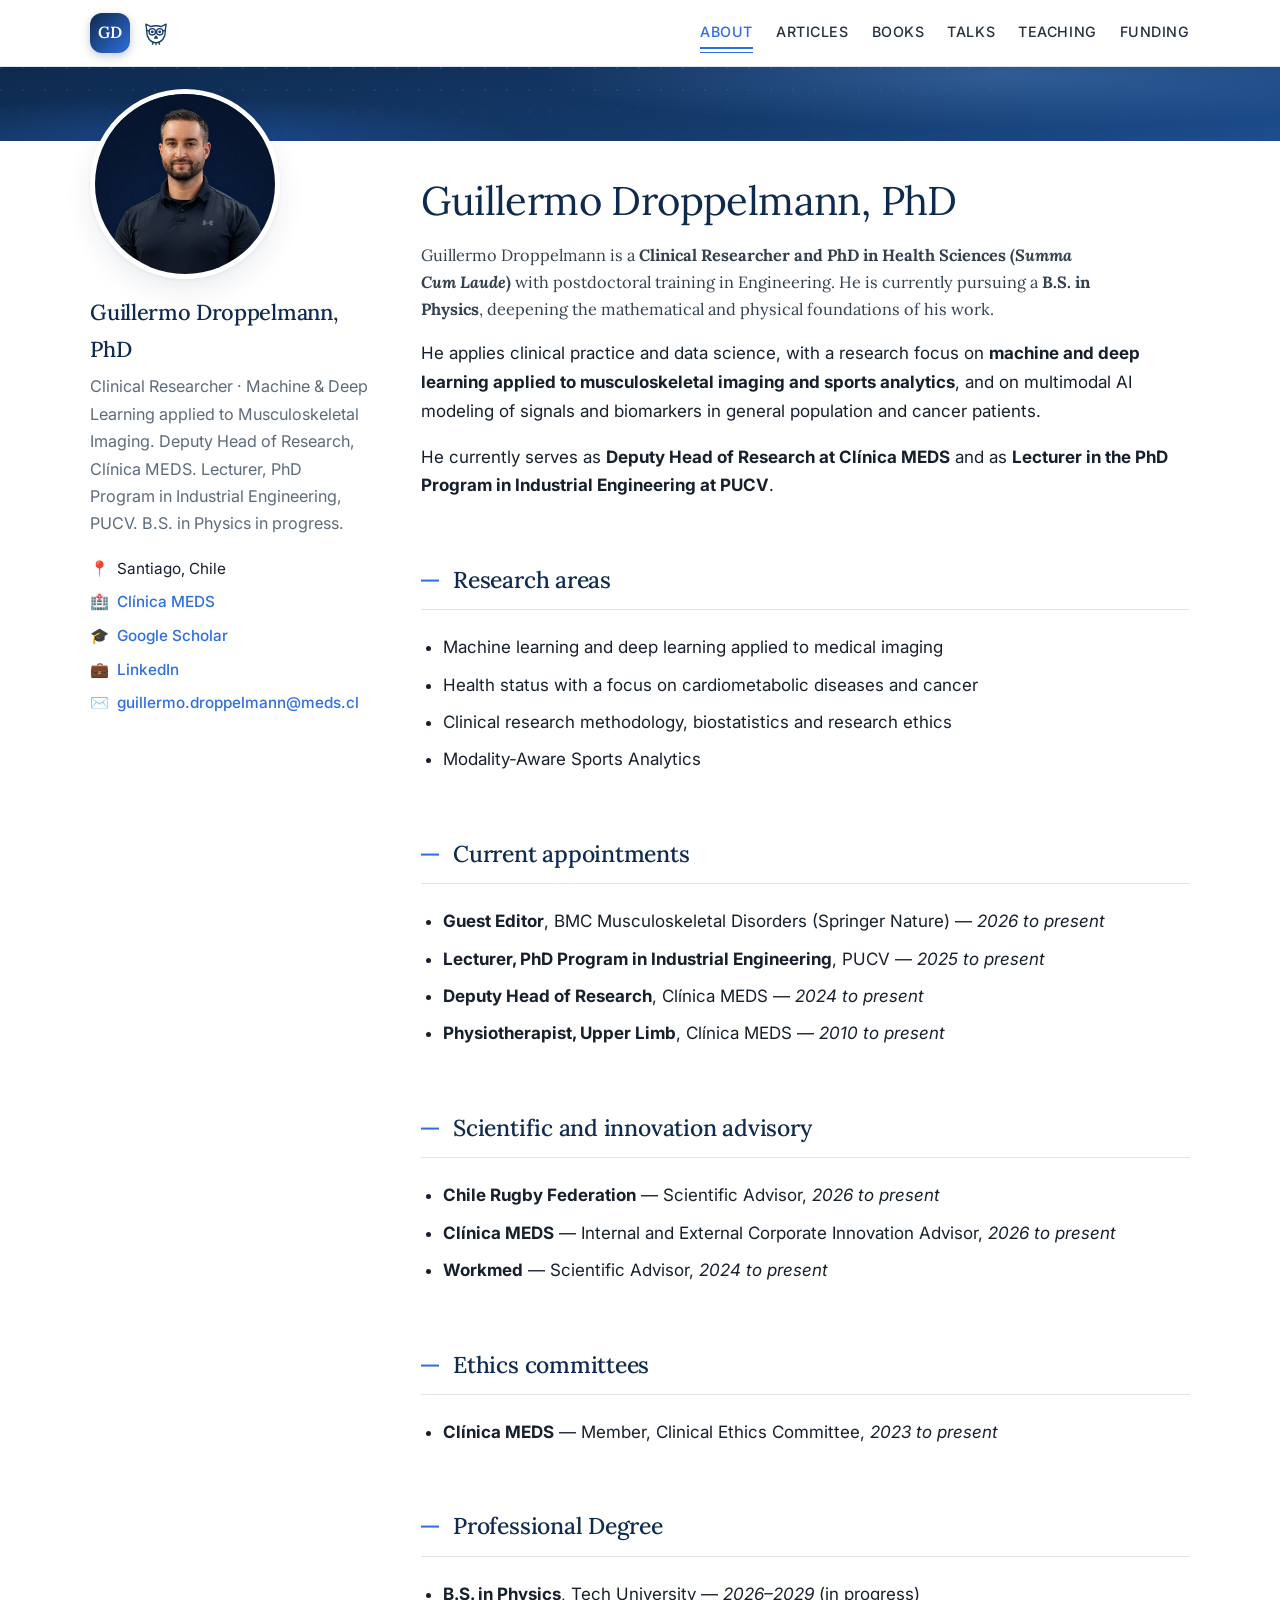
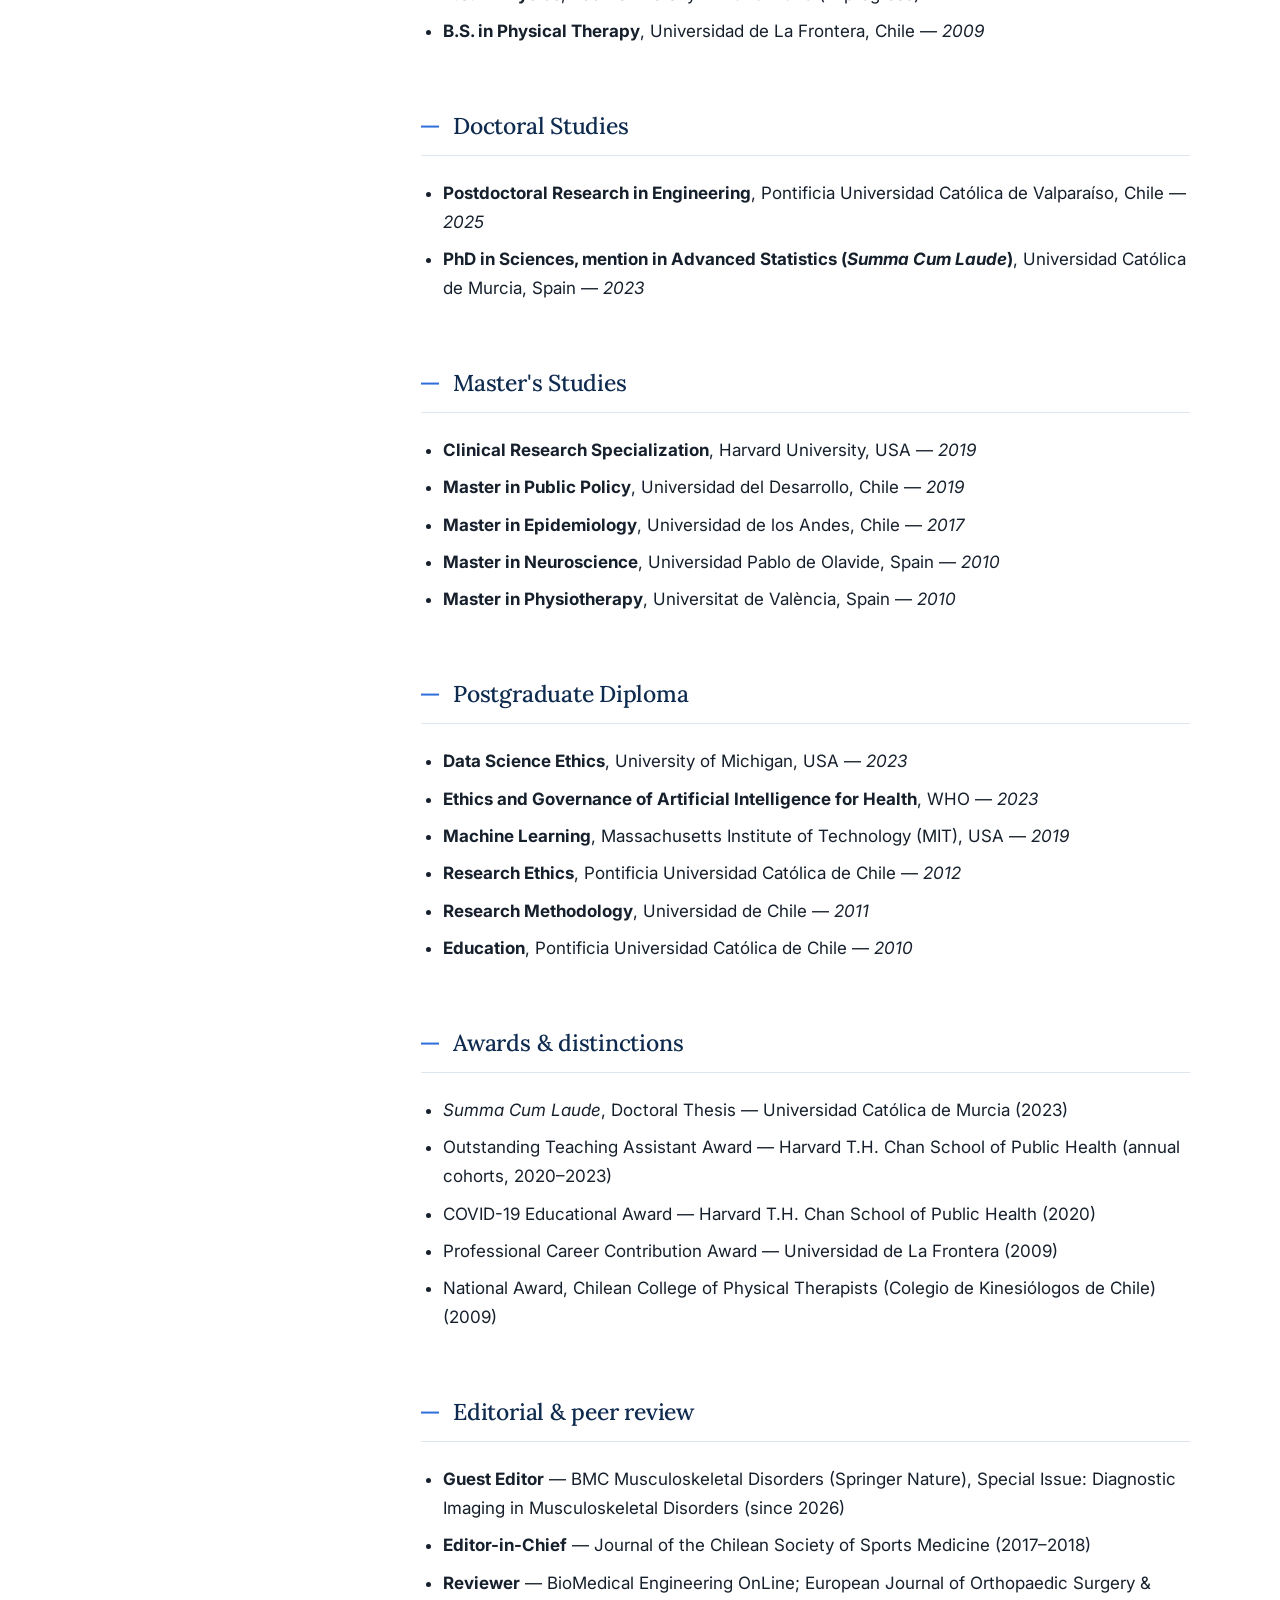
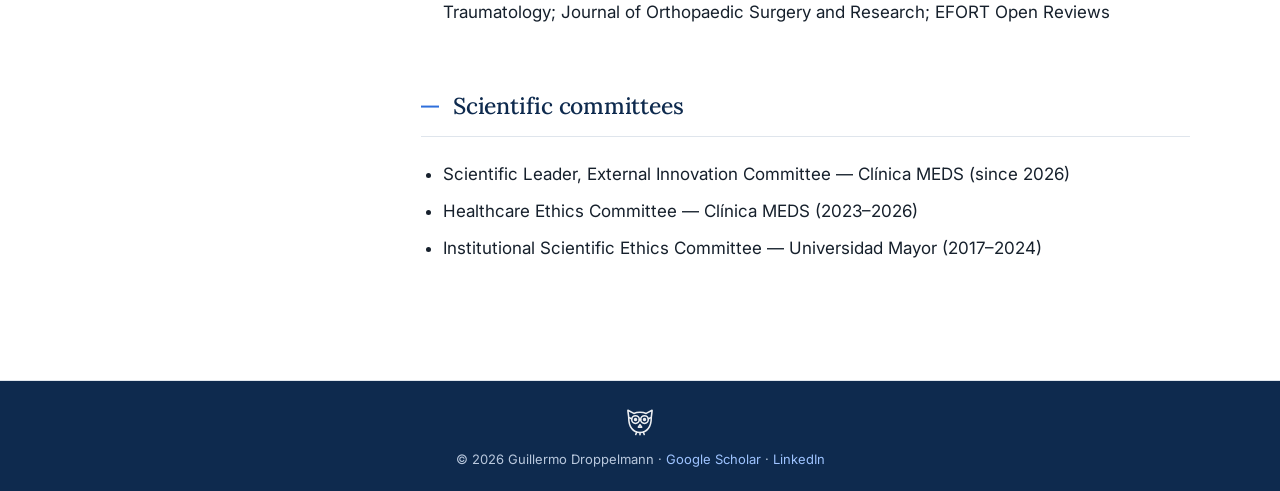
<file: index.html>
<!DOCTYPE html>
<html lang="en">
<head>
<meta charset="utf-8">
<meta name="viewport" content="width=device-width, initial-scale=1.0">
<title>Guillermo Droppelmann, PhD</title>
<meta name="description" content="Clinical Researcher and PhD in Health Sciences. Machine and deep learning applied to musculoskeletal imaging. Deputy Head of Research, Clínica MEDS; Lecturer, PUCV.">
<meta name="author" content="Guillermo Droppelmann">
<meta property="og:title" content="Guillermo Droppelmann, PhD">
<meta property="og:description" content="Clinical Researcher and PhD in Health Sciences. Machine and deep learning applied to musculoskeletal imaging. Deputy Head of Research, Clínica MEDS; Lecturer, PUCV.">
<meta property="og:type" content="profile">
<meta property="og:url" content="https://guillermodroppelmann.github.io/">
<link rel="canonical" href="https://guillermodroppelmann.github.io/">
<meta property="og:image" content="https://guillermodroppelmann.github.io/images/profile.jpg">
<link rel="stylesheet" href="assets/style.css">
<script type="application/ld+json">
{
 "@context":"https://schema.org","@type":"Person",
 "name":"Guillermo Droppelmann",
 "honorificSuffix":"PhD",
 "jobTitle":"Clinical Researcher, Deputy Head of Research",
 "worksFor":{"@type":"Organization","name":"Clínica MEDS"},
 "affiliation":{"@type":"Organization","name":"Pontificia Universidad Católica de Valparaíso"},
 "email":"mailto:guillermo.droppelmann@meds.cl",
 "url":"https://guillermodroppelmann.github.io/",
 "image":"https://guillermodroppelmann.github.io/images/profile.jpg",
 "sameAs":["https://scholar.google.com/citations?user=iH3HgpwAAAAJ&hl=en","https://www.linkedin.com/in/guillermo-droppelmann-3b06b7385/","https://www.meds.cl/especialistas/guillermo-droppelmann/"],
 "knowsAbout":["Machine Learning","Deep Learning","Medical Imaging","Musculoskeletal Diagnostics","Clinical Research","Artificial Intelligence in Health"]
}
</script>
</head>
<body>
<header class="masthead">
  <div class="masthead-inner">
    <span class="brand"><a class="site-title" href="index.html" aria-label="Home">GD</a><svg class="owl owl-header" viewBox="0 0 64 64" fill="none" stroke="currentColor" stroke-width="2.8" stroke-linecap="round" stroke-linejoin="round" aria-hidden="true"><path d="M12 27c0-5-1.5-9.5-1.5-14L21 18.5C24.5 17 28 16.5 32 16.5s7.5.5 11 2L53.5 13C53.5 17.5 52 22 52 27c0 15-7.5 25.5-20 25.5S12 42 12 27z"/><circle cx="24" cy="29.5" r="6.8"/><circle cx="40" cy="29.5" r="6.8"/><path d="M30.8 29.5h2.4"/><path d="M17.2 28l-4.2-1.8M46.8 28l4.2-1.8"/><circle cx="24" cy="29.5" r="1.7" fill="currentColor"/><circle cx="40" cy="29.5" r="1.7" fill="currentColor"/><path d="M32 38.5l-3 4.5h6z"/><path d="M26 52l-1.5 4M32 52.5v4M38 52l1.5 4"/></svg></span>
    <nav>
      <a href="index.html" class="active">About</a>
      <a href="publications.html">Articles</a>
      <a href="books.html">Books</a>
      <a href="talks.html">Talks</a>
      <a href="teaching.html">Teaching</a>
      <a href="advisory.html">Funding</a>
    </nav>
  </div>
</header>
<div class="hero-band"></div>
<div class="layout">
<aside class="sidebar">
  <img src="images/profile.jpg" alt="Guillermo Droppelmann, PhD" class="avatar"
       onerror="this.style.display='none';document.getElementById('avatar-fallback').style.display='flex';">
  <div id="avatar-fallback" class="avatar-fallback" style="display:none;">GD</div>
  <h2 class="author-name">Guillermo Droppelmann, PhD</h2>
  <p class="author-bio">Clinical Researcher · Machine &amp; Deep Learning applied to Musculoskeletal Imaging. Deputy Head of Research, Clínica MEDS. Lecturer, PhD Program in Industrial Engineering, PUCV. B.S. in Physics in progress.</p>
  <ul class="author-links">
    <li>📍 <span>Santiago, Chile</span></li>
    <li>🏥 <a href="https://www.meds.cl/especialistas/guillermo-droppelmann/" target="_blank" rel="noopener">Clínica MEDS</a></li>
    <li>🎓 <a href="https://scholar.google.com/citations?user=iH3HgpwAAAAJ&hl=en" target="_blank" rel="noopener">Google Scholar</a></li>
    <li>💼 <a href="https://www.linkedin.com/in/guillermo-droppelmann-3b06b7385/" target="_blank" rel="noopener">LinkedIn</a></li>
    <li>✉️ <a href="mailto:guillermo.droppelmann@meds.cl">guillermo.droppelmann@meds.cl</a></li>
  </ul>
</aside>
<main class="content">

<h1>Guillermo Droppelmann, PhD</h1>
<p class="lead">Guillermo Droppelmann is a <strong>Clinical Researcher and PhD in Health Sciences (<em>Summa Cum Laude</em>)</strong> with postdoctoral training in Engineering. He is currently pursuing a
<strong>B.S. in Physics</strong>, deepening the mathematical and physical foundations of his work.</p>
<p>He applies clinical practice and data science, with a research focus on
<strong>machine and deep learning applied to musculoskeletal imaging and sports analytics</strong>, and on multimodal
AI modeling of signals and biomarkers in general population and cancer patients.</p>
<p>He currently serves as <strong>Deputy Head of Research at Clínica MEDS</strong> and as
<strong>Lecturer in the PhD Program in Industrial Engineering at PUCV</strong>.</p>

<h2>Research areas</h2>

<ul>
<li>Machine learning and deep learning applied to medical imaging</li>
<li>Health status with a focus on cardiometabolic diseases and cancer</li>
<li>Clinical research methodology, biostatistics and research ethics</li>
<li>Modality-Aware Sports Analytics</li>
</ul>

<h2>Current appointments</h2>

<ul>
<li><strong>Guest Editor</strong>, BMC Musculoskeletal Disorders (Springer Nature) — <em>2026 to present</em></li>
<li><strong>Lecturer, PhD Program in Industrial Engineering</strong>, PUCV — <em>2025 to present</em></li>
<li><strong>Deputy Head of Research</strong>, Clínica MEDS — <em>2024 to present</em></li>
<li><strong>Physiotherapist, Upper Limb</strong>, Clínica MEDS — <em>2010 to present</em></li>
</ul>


<h2>Scientific and innovation advisory</h2>

<ul>
<li><strong>Chile Rugby Federation</strong> — Scientific Advisor, <em>2026 to present</em></li>
<li><strong>Clínica MEDS</strong> — Internal and External Corporate Innovation Advisor, <em>2026 to present</em></li>
<li><strong>Workmed</strong> — Scientific Advisor, <em>2024 to present</em></li>
</ul>

<h2>Ethics committees</h2>

<ul>
<li><strong>Clínica MEDS</strong> — Member, Clinical Ethics Committee, <em>2023 to present</em></li>
</ul>

<h2>Professional Degree</h2>

<ul>
<li><strong>B.S. in Physics</strong>, Tech University — <em>2026–2029</em> (in progress)</li>
<li><strong>B.S. in Physical Therapy</strong>, Universidad de La Frontera, Chile — <em>2009</em></li>
</ul>

<h2>Doctoral Studies</h2>

<ul>
<li><strong>Postdoctoral Research in Engineering</strong>, Pontificia Universidad Católica de Valparaíso, Chile — <em>2025</em></li>
<li><strong>PhD in Sciences, mention in Advanced Statistics (<em>Summa Cum Laude</em>)</strong>, Universidad Católica de Murcia, Spain — <em>2023</em></li>
</ul>

<h2>Master's Studies</h2>

<ul>
<li><strong>Clinical Research Specialization</strong>, Harvard University, USA — <em>2019</em></li>
<li><strong>Master in Public Policy</strong>, Universidad del Desarrollo, Chile — <em>2019</em></li>
<li><strong>Master in Epidemiology</strong>, Universidad de los Andes, Chile — <em>2017</em></li>
<li><strong>Master in Neuroscience</strong>, Universidad Pablo de Olavide, Spain — <em>2010</em></li>
<li><strong>Master in Physiotherapy</strong>, Universitat de València, Spain — <em>2010</em></li>
</ul>

<h2>Postgraduate Diploma</h2>

<ul>
<li><strong>Data Science Ethics</strong>, University of Michigan, USA — <em>2023</em></li>
<li><strong>Ethics and Governance of Artificial Intelligence for Health</strong>, WHO — <em>2023</em></li>
<li><strong>Machine Learning</strong>, Massachusetts Institute of Technology (MIT), USA — <em>2019</em></li>
<li><strong>Research Ethics</strong>, Pontificia Universidad Católica de Chile — <em>2012</em></li>
<li><strong>Research Methodology</strong>, Universidad de Chile — <em>2011</em></li>
<li><strong>Education</strong>, Pontificia Universidad Católica de Chile — <em>2010</em></li>
</ul>

<h2>Awards &amp; distinctions</h2>

<ul>
<li><em>Summa Cum Laude</em>, Doctoral Thesis — Universidad Católica de Murcia (2023)</li>
<li>Outstanding Teaching Assistant Award — Harvard T.H. Chan School of Public Health (annual cohorts, 2020–2023)</li>
<li>COVID-19 Educational Award — Harvard T.H. Chan School of Public Health (2020)</li>
<li>Professional Career Contribution Award — Universidad de La Frontera (2009)</li>
<li>National Award, Chilean College of Physical Therapists (Colegio de Kinesiólogos de Chile) (2009)</li>
</ul>

<h2>Editorial &amp; peer review</h2>

<ul>
<li><strong>Guest Editor</strong> — BMC Musculoskeletal Disorders (Springer Nature), Special Issue: Diagnostic Imaging in Musculoskeletal Disorders (since 2026)</li>
<li><strong>Editor-in-Chief</strong> — Journal of the Chilean Society of Sports Medicine (2017–2018)</li>
<li><strong>Reviewer</strong> — BioMedical Engineering OnLine; European Journal of Orthopaedic Surgery &amp; Traumatology; Journal of Orthopaedic Surgery and Research; EFORT Open Reviews</li>
</ul>

<h2>Scientific committees</h2>

<ul>
<li>Scientific Leader, External Innovation Committee — Clínica MEDS (since 2026)</li>
<li>Healthcare Ethics Committee — Clínica MEDS (2023–2026)</li>
<li>Institutional Scientific Ethics Committee — Universidad Mayor (2017–2024)</li>
</ul>

</main>
</div>
<footer class="site-footer">
  <div class="footer-owl"><svg class="owl owl-footer" viewBox="0 0 64 64" fill="none" stroke="currentColor" stroke-width="2.8" stroke-linecap="round" stroke-linejoin="round" aria-hidden="true"><path d="M12 27c0-5-1.5-9.5-1.5-14L21 18.5C24.5 17 28 16.5 32 16.5s7.5.5 11 2L53.5 13C53.5 17.5 52 22 52 27c0 15-7.5 25.5-20 25.5S12 42 12 27z"/><circle cx="24" cy="29.5" r="6.8"/><circle cx="40" cy="29.5" r="6.8"/><path d="M30.8 29.5h2.4"/><path d="M17.2 28l-4.2-1.8M46.8 28l4.2-1.8"/><circle cx="24" cy="29.5" r="1.7" fill="currentColor"/><circle cx="40" cy="29.5" r="1.7" fill="currentColor"/><path d="M32 38.5l-3 4.5h6z"/><path d="M26 52l-1.5 4M32 52.5v4M38 52l1.5 4"/></svg></div>
  <p>© 2026 Guillermo Droppelmann · <a href="https://scholar.google.com/citations?user=iH3HgpwAAAAJ&hl=en" target="_blank" rel="noopener">Google Scholar</a> · <a href="https://www.linkedin.com/in/guillermo-droppelmann-3b06b7385/" target="_blank" rel="noopener">LinkedIn</a></p>
</footer>
<script>
document.addEventListener('click', function(e){
  var b = e.target.closest('.btn-cite');
  if(!b) return;
  navigator.clipboard.writeText(b.dataset.cite).then(function(){
    var t = b.textContent; b.textContent = '✓ Copied';
    setTimeout(function(){ b.textContent = t; }, 1600);
  });
});
</script>
<script defer src="assets/site.js"></script>
</body>
</html>
</file>
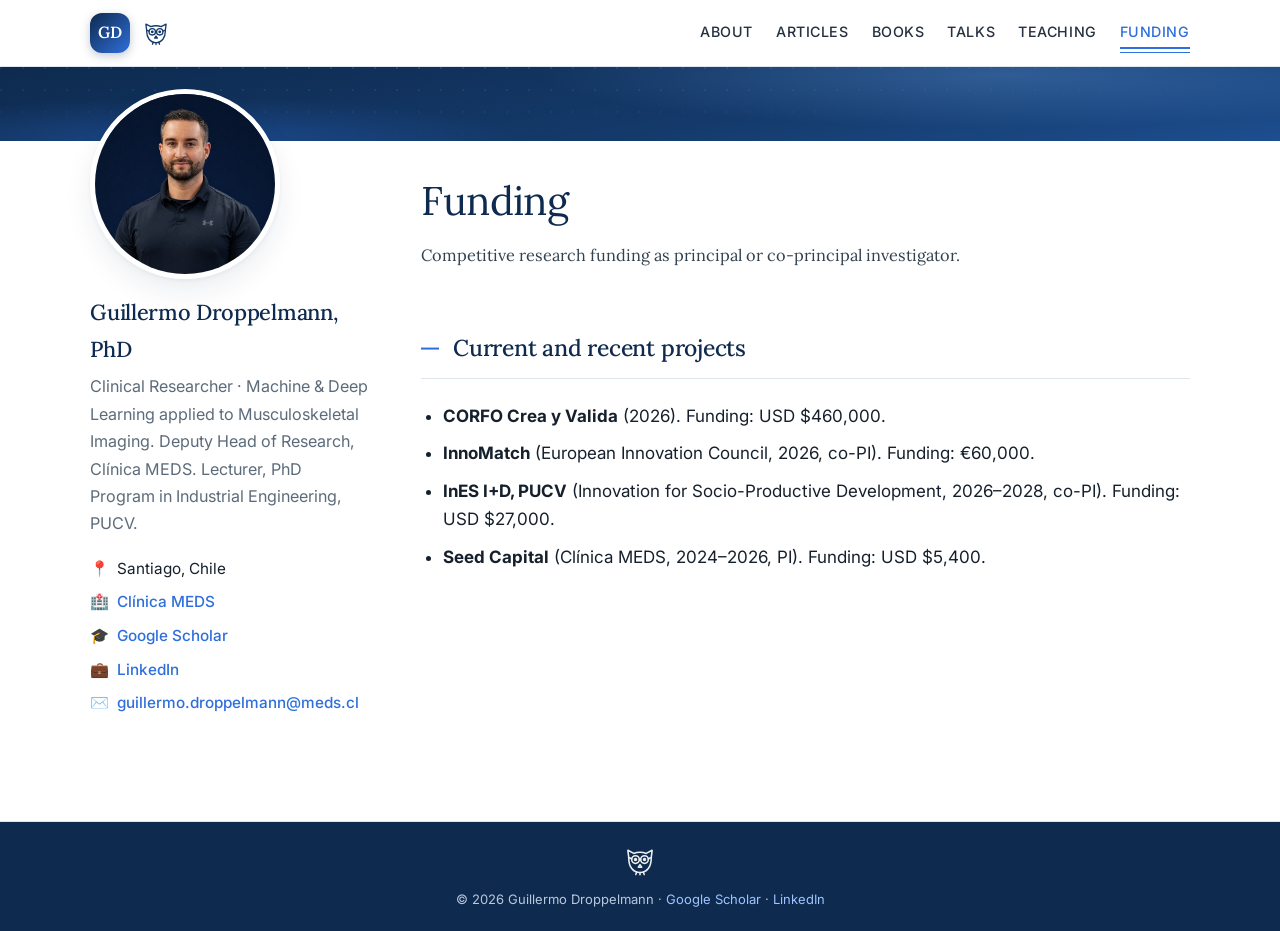
<file: advisory.html>
<!DOCTYPE html>
<html lang="en">
<head>
<meta charset="utf-8">
<meta name="viewport" content="width=device-width, initial-scale=1.0">
<title>Funding — Guillermo Droppelmann, PhD</title>
<meta name="description" content="Competitive research funding awarded to Guillermo Droppelmann as principal or co-principal investigator.">
<meta name="author" content="Guillermo Droppelmann">
<meta property="og:title" content="Funding — Guillermo Droppelmann, PhD">
<meta property="og:description" content="Competitive research funding awarded to Guillermo Droppelmann as principal or co-principal investigator.">
<meta property="og:type" content="profile">
<meta property="og:url" content="https://guillermodroppelmann.github.io/advisory.html">
<link rel="canonical" href="https://guillermodroppelmann.github.io/advisory.html">
<meta property="og:image" content="https://guillermodroppelmann.github.io/images/profile.jpg">
<link rel="stylesheet" href="assets/style.css">

</head>
<body>
<header class="masthead">
  <div class="masthead-inner">
    <span class="brand"><a class="site-title" href="index.html" aria-label="Home">GD</a><svg class="owl owl-header" viewBox="0 0 64 64" fill="none" stroke="currentColor" stroke-width="2.8" stroke-linecap="round" stroke-linejoin="round" aria-hidden="true"><path d="M12 27c0-5-1.5-9.5-1.5-14L21 18.5C24.5 17 28 16.5 32 16.5s7.5.5 11 2L53.5 13C53.5 17.5 52 22 52 27c0 15-7.5 25.5-20 25.5S12 42 12 27z"/><circle cx="24" cy="29.5" r="6.8"/><circle cx="40" cy="29.5" r="6.8"/><path d="M30.8 29.5h2.4"/><path d="M17.2 28l-4.2-1.8M46.8 28l4.2-1.8"/><circle cx="24" cy="29.5" r="1.7" fill="currentColor"/><circle cx="40" cy="29.5" r="1.7" fill="currentColor"/><path d="M32 38.5l-3 4.5h6z"/><path d="M26 52l-1.5 4M32 52.5v4M38 52l1.5 4"/></svg></span>
    <nav>
      <a href="index.html">About</a>
      <a href="publications.html">Articles</a>
      <a href="books.html">Books</a>
      <a href="talks.html">Talks</a>
      <a href="teaching.html">Teaching</a>
      <a href="advisory.html" class="active">Funding</a>
    </nav>
  </div>
</header>
<div class="hero-band"></div>
<div class="layout">
<aside class="sidebar">
  <img src="images/profile.jpg" alt="Guillermo Droppelmann, PhD" class="avatar"
       onerror="this.style.display='none';document.getElementById('avatar-fallback').style.display='flex';">
  <div id="avatar-fallback" class="avatar-fallback" style="display:none;">GD</div>
  <h2 class="author-name">Guillermo Droppelmann, PhD</h2>
  <p class="author-bio">Clinical Researcher · Machine &amp; Deep Learning applied to Musculoskeletal Imaging. Deputy Head of Research, Clínica MEDS. Lecturer, PhD Program in Industrial Engineering, PUCV.</p>
  <ul class="author-links">
    <li>📍 <span>Santiago, Chile</span></li>
    <li>🏥 <a href="https://www.meds.cl/especialistas/guillermo-droppelmann/" target="_blank" rel="noopener">Clínica MEDS</a></li>
    <li>🎓 <a href="https://scholar.google.com/citations?user=iH3HgpwAAAAJ&hl=en" target="_blank" rel="noopener">Google Scholar</a></li>
    <li>💼 <a href="https://www.linkedin.com/in/guillermo-droppelmann-3b06b7385/" target="_blank" rel="noopener">LinkedIn</a></li>
    <li>✉️ <a href="mailto:guillermo.droppelmann@meds.cl">guillermo.droppelmann@meds.cl</a></li>
  </ul>
</aside>
<main class="content">
<h1>Funding</h1>
<p class="lead">Competitive research funding as principal or co-principal investigator.</p>

<h2>Current and recent projects</h2>

<ul>
<li><strong>CORFO Crea y Valida</strong> (2026). Funding: USD $460,000.</li>
<li><strong>InnoMatch</strong> (European Innovation Council, 2026, co-PI). Funding: €60,000.</li>
<li><strong>InES I+D, PUCV</strong> (Innovation for Socio-Productive Development, 2026–2028, co-PI). Funding: USD $27,000.</li>
<li><strong>Seed Capital</strong> (Clínica MEDS, 2024–2026, PI). Funding: USD $5,400.</li>
</ul>
</main>
</div>
<footer class="site-footer">
  <div class="footer-owl"><svg class="owl owl-footer" viewBox="0 0 64 64" fill="none" stroke="currentColor" stroke-width="2.8" stroke-linecap="round" stroke-linejoin="round" aria-hidden="true"><path d="M12 27c0-5-1.5-9.5-1.5-14L21 18.5C24.5 17 28 16.5 32 16.5s7.5.5 11 2L53.5 13C53.5 17.5 52 22 52 27c0 15-7.5 25.5-20 25.5S12 42 12 27z"/><circle cx="24" cy="29.5" r="6.8"/><circle cx="40" cy="29.5" r="6.8"/><path d="M30.8 29.5h2.4"/><path d="M17.2 28l-4.2-1.8M46.8 28l4.2-1.8"/><circle cx="24" cy="29.5" r="1.7" fill="currentColor"/><circle cx="40" cy="29.5" r="1.7" fill="currentColor"/><path d="M32 38.5l-3 4.5h6z"/><path d="M26 52l-1.5 4M32 52.5v4M38 52l1.5 4"/></svg></div>
  <p>© 2026 Guillermo Droppelmann · <a href="https://scholar.google.com/citations?user=iH3HgpwAAAAJ&hl=en" target="_blank" rel="noopener">Google Scholar</a> · <a href="https://www.linkedin.com/in/guillermo-droppelmann-3b06b7385/" target="_blank" rel="noopener">LinkedIn</a></p>
</footer>
<script>
document.addEventListener('click', function(e){
  var b = e.target.closest('.btn-cite');
  if(!b) return;
  navigator.clipboard.writeText(b.dataset.cite).then(function(){
    var t = b.textContent; b.textContent = '✓ Copied';
    setTimeout(function(){ b.textContent = t; }, 1600);
  });
});
</script>
<script defer src="assets/site.js"></script>
</body>
</html>
</file>
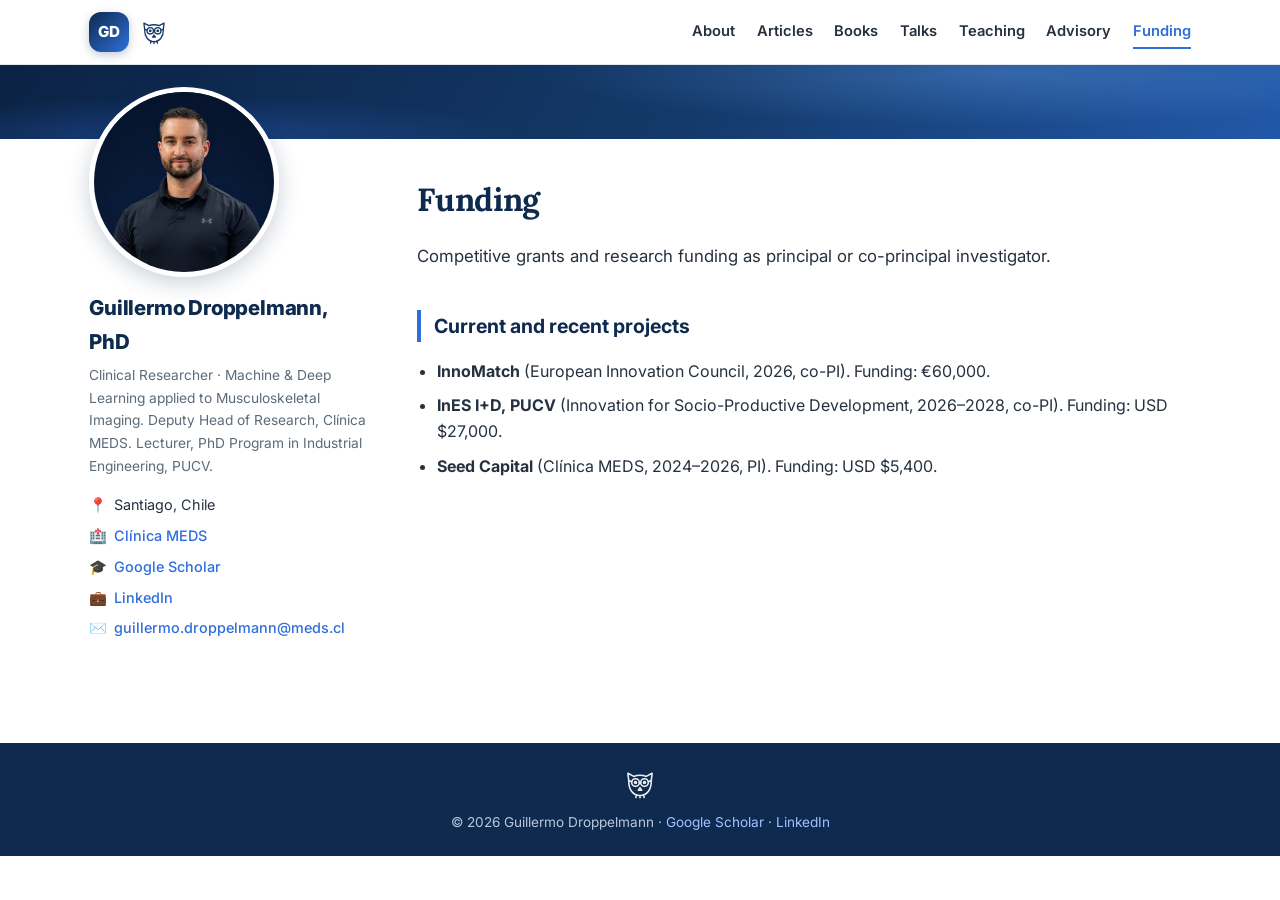
<file: grants.html>
<!DOCTYPE html>
<html lang="en">
<head>
<meta charset="utf-8">
<meta name="viewport" content="width=device-width, initial-scale=1.0">
<title>Funding — Guillermo Droppelmann, PhD</title>
<meta name="description" content="Competitive research grants and funding awarded to Guillermo Droppelmann.">
<meta name="author" content="Guillermo Droppelmann">
<meta property="og:title" content="Funding — Guillermo Droppelmann, PhD">
<meta property="og:description" content="Competitive research grants and funding awarded to Guillermo Droppelmann.">
<meta property="og:type" content="profile">
<meta property="og:url" content="https://guillermodroppelmann.github.io/grants.html">
<link rel="canonical" href="https://guillermodroppelmann.github.io/grants.html">
<meta property="og:image" content="https://guillermodroppelmann.github.io/images/profile.jpg">
<style>

@import url('https://fonts.googleapis.com/css2?family=Inter:wght@400;500;600;700;800&family=Lora:ital,wght@0,600;1,400&display=swap');
:root{
  --navy:#0e2a4e; --navy-2:#143a6b; --accent:#2f6fdb; --accent-soft:#e8f0fd;
  --text:#25313f; --muted:#5c6b7a; --line:#e3e8ee; --bg:#fff; --bg-soft:#f6f8fb;
  --chip-conference:#e8f0fd; --chip-conference-t:#2057b8;
  --chip-course:#e5f6ec; --chip-course-t:#1b7a45;
  --chip-symposium:#f1e9fb; --chip-symposium-t:#6d3fb5;
  --chip-seminar:#fdf0e2; --chip-seminar-t:#a86412;
  --chip-workshop:#e2f5f5; --chip-workshop-t:#0e7a7a;
}
*{box-sizing:border-box;margin:0;padding:0;}
html{scroll-behavior:smooth;}
body{font-family:'Inter',-apple-system,BlinkMacSystemFont,'Segoe UI',Roboto,sans-serif;
  color:var(--text);background:var(--bg);line-height:1.65;font-size:16px;}
a{color:var(--accent);text-decoration:none;} a:hover{text-decoration:underline;}
/* ---------- header ---------- */
.masthead{position:sticky;top:0;background:rgba(255,255,255,.94);backdrop-filter:blur(8px);
  border-bottom:1px solid var(--line);z-index:50;}
.masthead-inner{max-width:1140px;margin:0 auto;padding:.75em 1.2em;display:flex;flex-wrap:wrap;
  justify-content:space-between;align-items:center;gap:.5em;}
.site-title{font-weight:800;font-size:.95em;color:#fff;background:linear-gradient(135deg,var(--navy),var(--accent));
  width:40px;height:40px;border-radius:12px;display:flex;align-items:center;justify-content:center;
  letter-spacing:.02em;box-shadow:0 3px 10px rgba(14,42,78,.25);}
.site-title:hover{text-decoration:none;transform:scale(1.05);transition:transform .15s;}
.masthead nav{display:flex;flex-wrap:wrap;gap:1.35em;}
.masthead nav a{color:var(--text);font-weight:600;font-size:.92em;padding:.25em 0;
  border-bottom:2.5px solid transparent;}
.masthead nav a.active,.masthead nav a:hover{border-bottom-color:var(--accent);color:var(--accent);text-decoration:none;}
/* ---------- hero band ---------- */
.hero-band{height:74px;position:relative;overflow:hidden;
  background:linear-gradient(120deg,#0b2244 0%,var(--navy-2) 55%,#2158a8 100%);}
.hero-band::before{content:'';position:absolute;inset:0;
  background:radial-gradient(ellipse 60% 120% at 78% 10%,rgba(120,180,255,.28),transparent 60%),
             radial-gradient(ellipse 40% 90% at 15% 100%,rgba(47,111,219,.35),transparent 65%);}
/* ---------- layout ---------- */
.layout{max-width:1140px;margin:0 auto;padding:0 1.2em 3em;display:grid;
  grid-template-columns:280px 1fr;gap:3em;}
.sidebar{margin-top:-52px;position:relative;z-index:5;}
.avatar{width:190px;height:190px;border-radius:50%;object-fit:cover;display:block;
  border:5px solid #fff;box-shadow:0 6px 22px rgba(14,42,78,.22);}
.avatar-fallback{width:190px;height:190px;border-radius:50%;background:var(--navy);color:#fff;
  font-size:3.6em;font-weight:800;align-items:center;justify-content:center;border:5px solid #fff;
  box-shadow:0 6px 22px rgba(14,42,78,.22);}
.author-name{font-size:1.28em;margin:.7em 0 .25em;color:var(--navy);font-weight:800;letter-spacing:-.01em;}
.author-bio{font-size:.86em;color:var(--muted);margin-bottom:1.1em;}
.author-links{list-style:none;font-size:.9em;}
.author-links li{margin:.5em 0;overflow-wrap:anywhere;display:flex;gap:.5em;align-items:baseline;}
.author-links a{font-weight:500;}
.content{padding-top:2.2em;min-width:0;}
/* ---------- typography ---------- */
.content h1{font-family:'Lora',Georgia,serif;font-size:2em;margin-bottom:.5em;color:var(--navy);letter-spacing:-.01em;}
.content h2{font-size:1.22em;font-weight:700;color:var(--navy);margin:2em 0 .8em;padding-left:.65em;
  border-left:4px solid var(--accent);}
.content h3{font-size:1em;margin:1.3em 0 .5em;color:var(--accent);font-weight:700;}
.content p{margin-bottom:1em;}
.content ul{margin:0 0 1.2em 1.25em;}
.content ul li{margin-bottom:.5em;}
.lead{font-size:1.05em;}
/* ---------- publications ---------- */
ul.pub-list{list-style:none;margin-left:0;}
.pub{display:flex;gap:1.1em;background:#fff;border:1px solid var(--line);border-radius:12px;
  padding:1.05em 1.2em;margin-bottom:.9em;transition:box-shadow .18s,transform .18s;}
.pub:hover{box-shadow:0 8px 22px rgba(14,42,78,.10);transform:translateY(-2px);}
.pub-side{flex:0 0 auto;}
.pub-main{min-width:0;}
.year-badge{display:inline-block;background:var(--accent-soft);color:var(--accent);font-weight:700;
  font-size:.8em;padding:.28em .7em;border-radius:999px;white-space:nowrap;}
.year-badge.review{background:#fdf3d7;color:#8a6400;}
.pub-title{font-weight:600;margin-bottom:.2em;line-height:1.45;}
.pub-authors{font-size:.88em;color:var(--muted);margin-bottom:.15em;}
.pub-journal{font-size:.88em;margin-bottom:.55em;}
.pub-actions{display:flex;gap:.6em;margin-bottom:0!important;}
.btn{display:inline-block;font-size:.78em;font-weight:600;padding:.32em .95em;border:1.5px solid var(--accent);
  border-radius:999px;color:var(--accent);background:#fff;cursor:pointer;font-family:inherit;transition:all .15s;}
.btn:hover{background:var(--accent);color:#fff;text-decoration:none;}
.chapter-thumb{max-width:290px;width:100%;border:1px solid var(--line);border-radius:8px;
  box-shadow:0 3px 10px rgba(14,42,78,.10);margin:.3em 0 .7em;display:block;transition:transform .18s;}
.chapter-thumb:hover{transform:scale(1.02);}
/* ---------- talks ---------- */
.talk-year{font-family:'Lora',Georgia,serif;font-size:1.35em;color:var(--navy);margin:1.6em 0 .7em;}
ul.talk-list{list-style:none;margin-left:0;}
.talk{border-left:3px solid var(--line);padding:.15em 0 .9em 1.15em;position:relative;margin-left:.35em;}
.talk::before{content:'';position:absolute;left:-7px;top:.42em;width:11px;height:11px;border-radius:50%;
  background:var(--accent);border:2.5px solid #fff;box-shadow:0 0 0 1.5px var(--accent);}
.talk-type{display:inline-block;font-size:.7em;font-weight:700;text-transform:uppercase;letter-spacing:.05em;
  padding:.18em .65em;border-radius:999px;margin-right:.45em;vertical-align:1px;}
.tt-conference{background:var(--chip-conference);color:var(--chip-conference-t);}
.tt-course{background:var(--chip-course);color:var(--chip-course-t);}
.tt-symposium{background:var(--chip-symposium);color:var(--chip-symposium-t);}
.tt-seminar{background:var(--chip-seminar);color:var(--chip-seminar-t);}
.tt-workshop{background:var(--chip-workshop);color:var(--chip-workshop-t);}
.talk-title{font-weight:600;}
.talk-meta{font-size:.88em;color:var(--muted);}
.upcoming-box{background:linear-gradient(120deg,var(--accent-soft),#f2f7ff);border:1.5px dashed var(--accent);
  border-radius:12px;padding:1.2em 1.4em;margin-bottom:1.5em;}
.upcoming-box p{margin-bottom:.3em;}
/* ---------- consulting ---------- */
.consulting-grid{display:grid;grid-template-columns:repeat(auto-fit,minmax(290px,1fr));gap:1.1em;margin:1.2em 0;}
.consult-card{background:#fff;border:1px solid var(--line);border-radius:14px;padding:1.3em 1.4em;
  transition:box-shadow .18s,transform .18s;display:flex;flex-direction:column;}
.consult-card:hover{box-shadow:0 10px 26px rgba(14,42,78,.12);transform:translateY(-3px);}
.consult-tag{align-self:flex-start;font-size:.7em;font-weight:700;text-transform:uppercase;letter-spacing:.05em;
  background:var(--accent-soft);color:var(--accent);padding:.2em .7em;border-radius:999px;margin-bottom:.7em;}
.consult-card h3{margin:0 0 .25em;color:var(--navy);font-size:1.02em;}
.consult-client{font-size:.85em;color:var(--muted);font-weight:600;margin-bottom:.5em;}
.consult-card p.desc{font-size:.9em;color:var(--text);margin-bottom:0;}
.cta-box{background:var(--navy);color:#fff;border-radius:14px;padding:1.5em 1.7em;margin-top:1.8em;}
.cta-box h3{color:#fff;margin-top:0;}
.cta-box a{color:#9ec3ff;font-weight:600;}
/* ---------- footer ---------- */
.brand{display:flex;align-items:center;gap:.6em;}
.owl-header{width:30px;height:30px;color:var(--navy-2);}
.footer-owl{display:flex;justify-content:center;padding-top:1.4em;}
.owl-footer{width:36px;height:36px;color:#fff;opacity:.92;}
.site-footer{margin-top:3em;background:var(--navy);}
.site-footer p{max-width:1140px;margin:0 auto;padding:.7em 1.2em 1.6em;font-size:.85em;color:#b9c8dd;text-align:center;}
.site-footer a{color:#9ec3ff;}
@media(max-width:840px){
  .layout{grid-template-columns:1fr;gap:1.5em;}
  .sidebar{display:flex;flex-direction:column;align-items:center;text-align:center;margin-top:-52px;}
  .author-links li{justify-content:center;}
  .hero-band{height:84px;}
}

</style>

</head>
<body>
<header class="masthead">
  <div class="masthead-inner">
    <span class="brand"><a class="site-title" href="index.html" aria-label="Home">GD</a><svg class="owl owl-header" viewBox="0 0 64 64" fill="none" stroke="currentColor" stroke-width="2.8" stroke-linecap="round" stroke-linejoin="round" aria-hidden="true"><path d="M12 27c0-5-1.5-9.5-1.5-14L21 18.5C24.5 17 28 16.5 32 16.5s7.5.5 11 2L53.5 13C53.5 17.5 52 22 52 27c0 15-7.5 25.5-20 25.5S12 42 12 27z"/><circle cx="24" cy="29.5" r="6.8"/><circle cx="40" cy="29.5" r="6.8"/><path d="M30.8 29.5h2.4"/><path d="M17.2 28l-4.2-1.8M46.8 28l4.2-1.8"/><circle cx="24" cy="29.5" r="1.7" fill="currentColor"/><circle cx="40" cy="29.5" r="1.7" fill="currentColor"/><path d="M32 38.5l-3 4.5h6z"/><path d="M26 52l-1.5 4M32 52.5v4M38 52l1.5 4"/></svg></span>
    <nav>
      <a href="index.html">About</a>
      <a href="publications.html">Articles</a>
      <a href="books.html">Books</a>
      <a href="talks.html">Talks</a>
      <a href="teaching.html">Teaching</a>
      <a href="advisory.html">Advisory</a>
      <a href="grants.html" class="active">Funding</a>
    </nav>
  </div>
</header>
<div class="hero-band"></div>
<div class="layout">
<aside class="sidebar">
  <img src="images/profile.jpg" alt="Guillermo Droppelmann, PhD" class="avatar"
       onerror="this.style.display='none';document.getElementById('avatar-fallback').style.display='flex';">
  <div id="avatar-fallback" class="avatar-fallback" style="display:none;">GD</div>
  <h2 class="author-name">Guillermo Droppelmann, PhD</h2>
  <p class="author-bio">Clinical Researcher · Machine &amp; Deep Learning applied to Musculoskeletal Imaging. Deputy Head of Research, Clínica MEDS. Lecturer, PhD Program in Industrial Engineering, PUCV.</p>
  <ul class="author-links">
    <li>📍 <span>Santiago, Chile</span></li>
    <li>🏥 <a href="https://www.meds.cl/especialistas/guillermo-droppelmann/" target="_blank" rel="noopener">Clínica MEDS</a></li>
    <li>🎓 <a href="https://scholar.google.com/citations?user=iH3HgpwAAAAJ&hl=en" target="_blank" rel="noopener">Google Scholar</a></li>
    <li>💼 <a href="https://www.linkedin.com/in/guillermo-droppelmann-3b06b7385/" target="_blank" rel="noopener">LinkedIn</a></li>
    <li>✉️ <a href="mailto:guillermo.droppelmann@meds.cl">guillermo.droppelmann@meds.cl</a></li>
  </ul>
</aside>
<main class="content">
<h1>Funding</h1>
<p class="lead">Competitive grants and research funding as principal or co-principal investigator.</p>

<h2>Current and recent projects</h2>

<ul>
<li><strong>InnoMatch</strong> (European Innovation Council, 2026, co-PI). Funding: €60,000.</li>
<li><strong>InES I+D, PUCV</strong> (Innovation for Socio-Productive Development, 2026–2028, co-PI). Funding: USD $27,000.</li>
<li><strong>Seed Capital</strong> (Clínica MEDS, 2024–2026, PI). Funding: USD $5,400.</li>
</ul>
</main>
</div>
<footer class="site-footer">
  <div class="footer-owl"><svg class="owl owl-footer" viewBox="0 0 64 64" fill="none" stroke="currentColor" stroke-width="2.8" stroke-linecap="round" stroke-linejoin="round" aria-hidden="true"><path d="M12 27c0-5-1.5-9.5-1.5-14L21 18.5C24.5 17 28 16.5 32 16.5s7.5.5 11 2L53.5 13C53.5 17.5 52 22 52 27c0 15-7.5 25.5-20 25.5S12 42 12 27z"/><circle cx="24" cy="29.5" r="6.8"/><circle cx="40" cy="29.5" r="6.8"/><path d="M30.8 29.5h2.4"/><path d="M17.2 28l-4.2-1.8M46.8 28l4.2-1.8"/><circle cx="24" cy="29.5" r="1.7" fill="currentColor"/><circle cx="40" cy="29.5" r="1.7" fill="currentColor"/><path d="M32 38.5l-3 4.5h6z"/><path d="M26 52l-1.5 4M32 52.5v4M38 52l1.5 4"/></svg></div>
  <p>© 2026 Guillermo Droppelmann · <a href="https://scholar.google.com/citations?user=iH3HgpwAAAAJ&hl=en" target="_blank" rel="noopener">Google Scholar</a> · <a href="https://www.linkedin.com/in/guillermo-droppelmann-3b06b7385/" target="_blank" rel="noopener">LinkedIn</a></p>
</footer>
<script>
document.addEventListener('click', function(e){
  var b = e.target.closest('.btn-cite');
  if(!b) return;
  navigator.clipboard.writeText(b.dataset.cite).then(function(){
    var t = b.textContent; b.textContent = '✓ Copied';
    setTimeout(function(){ b.textContent = t; }, 1600);
  });
});
</script>
</body>
</html>
</file>
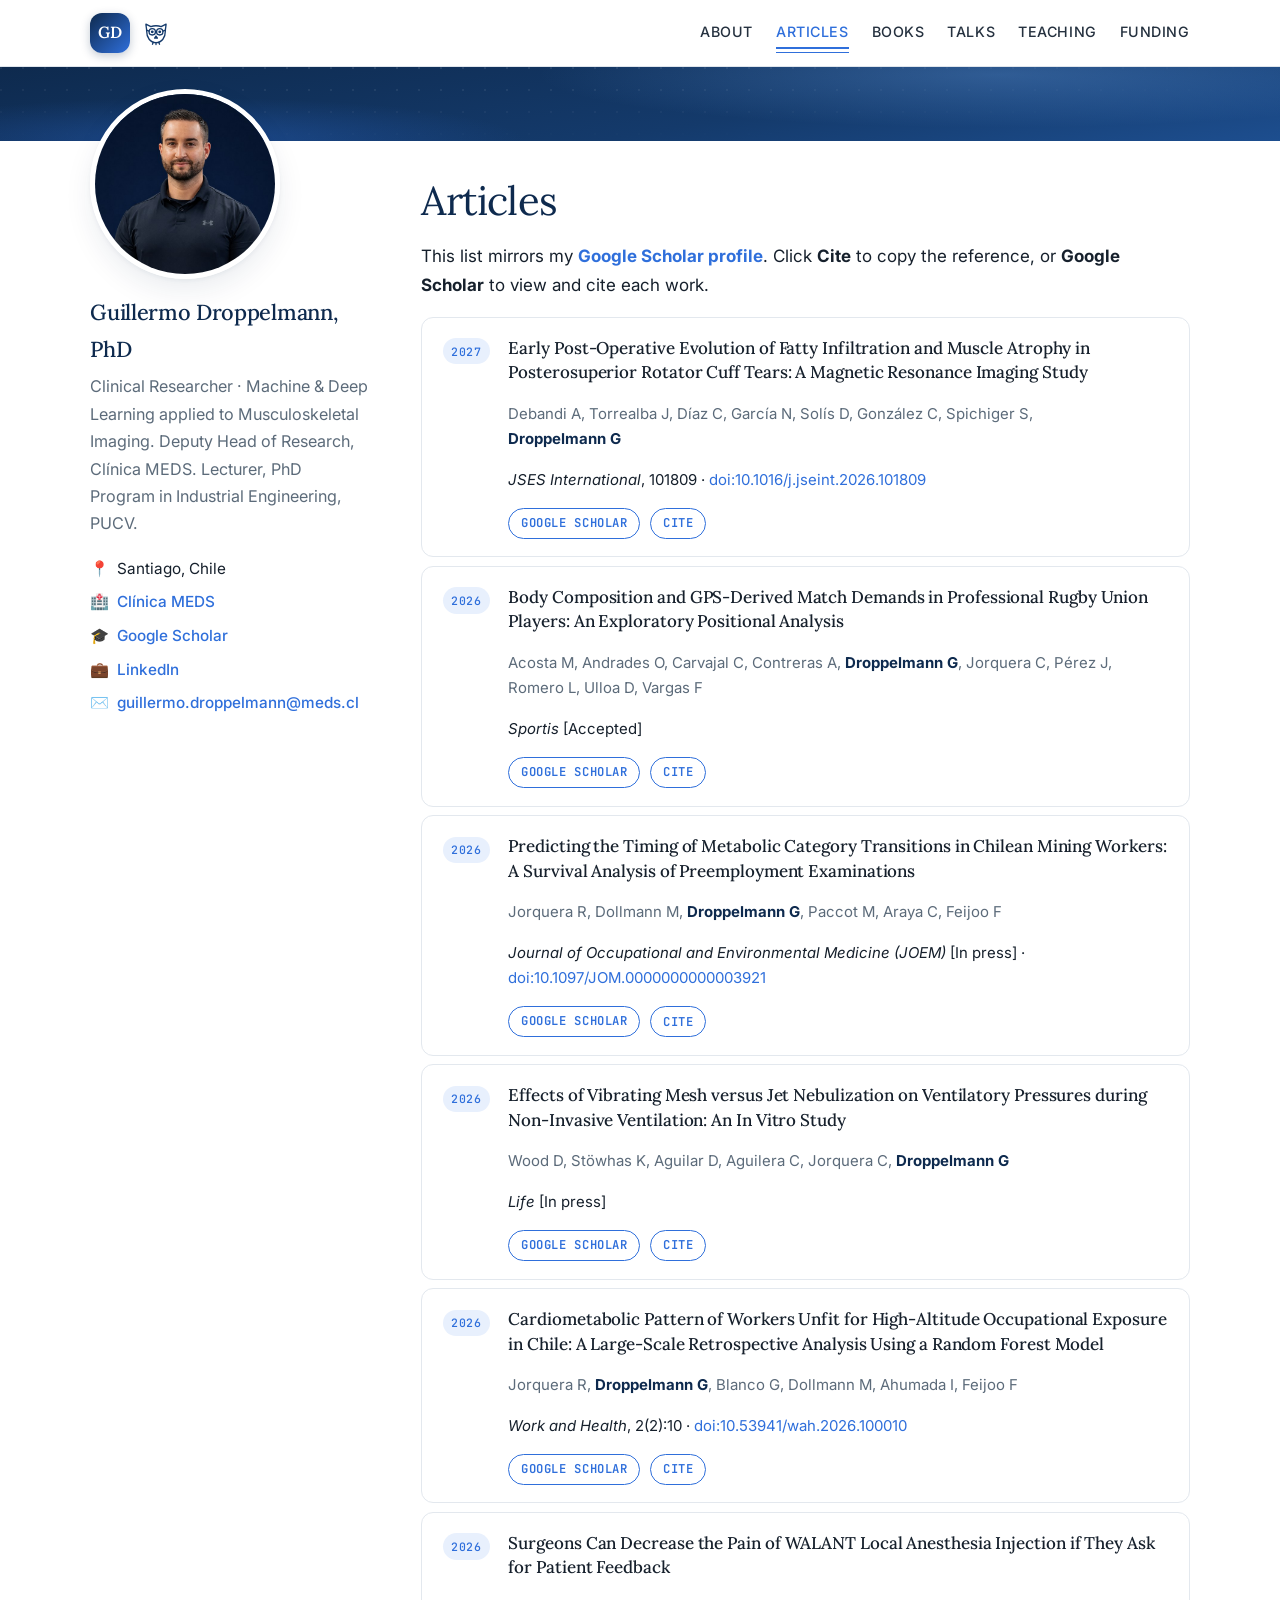
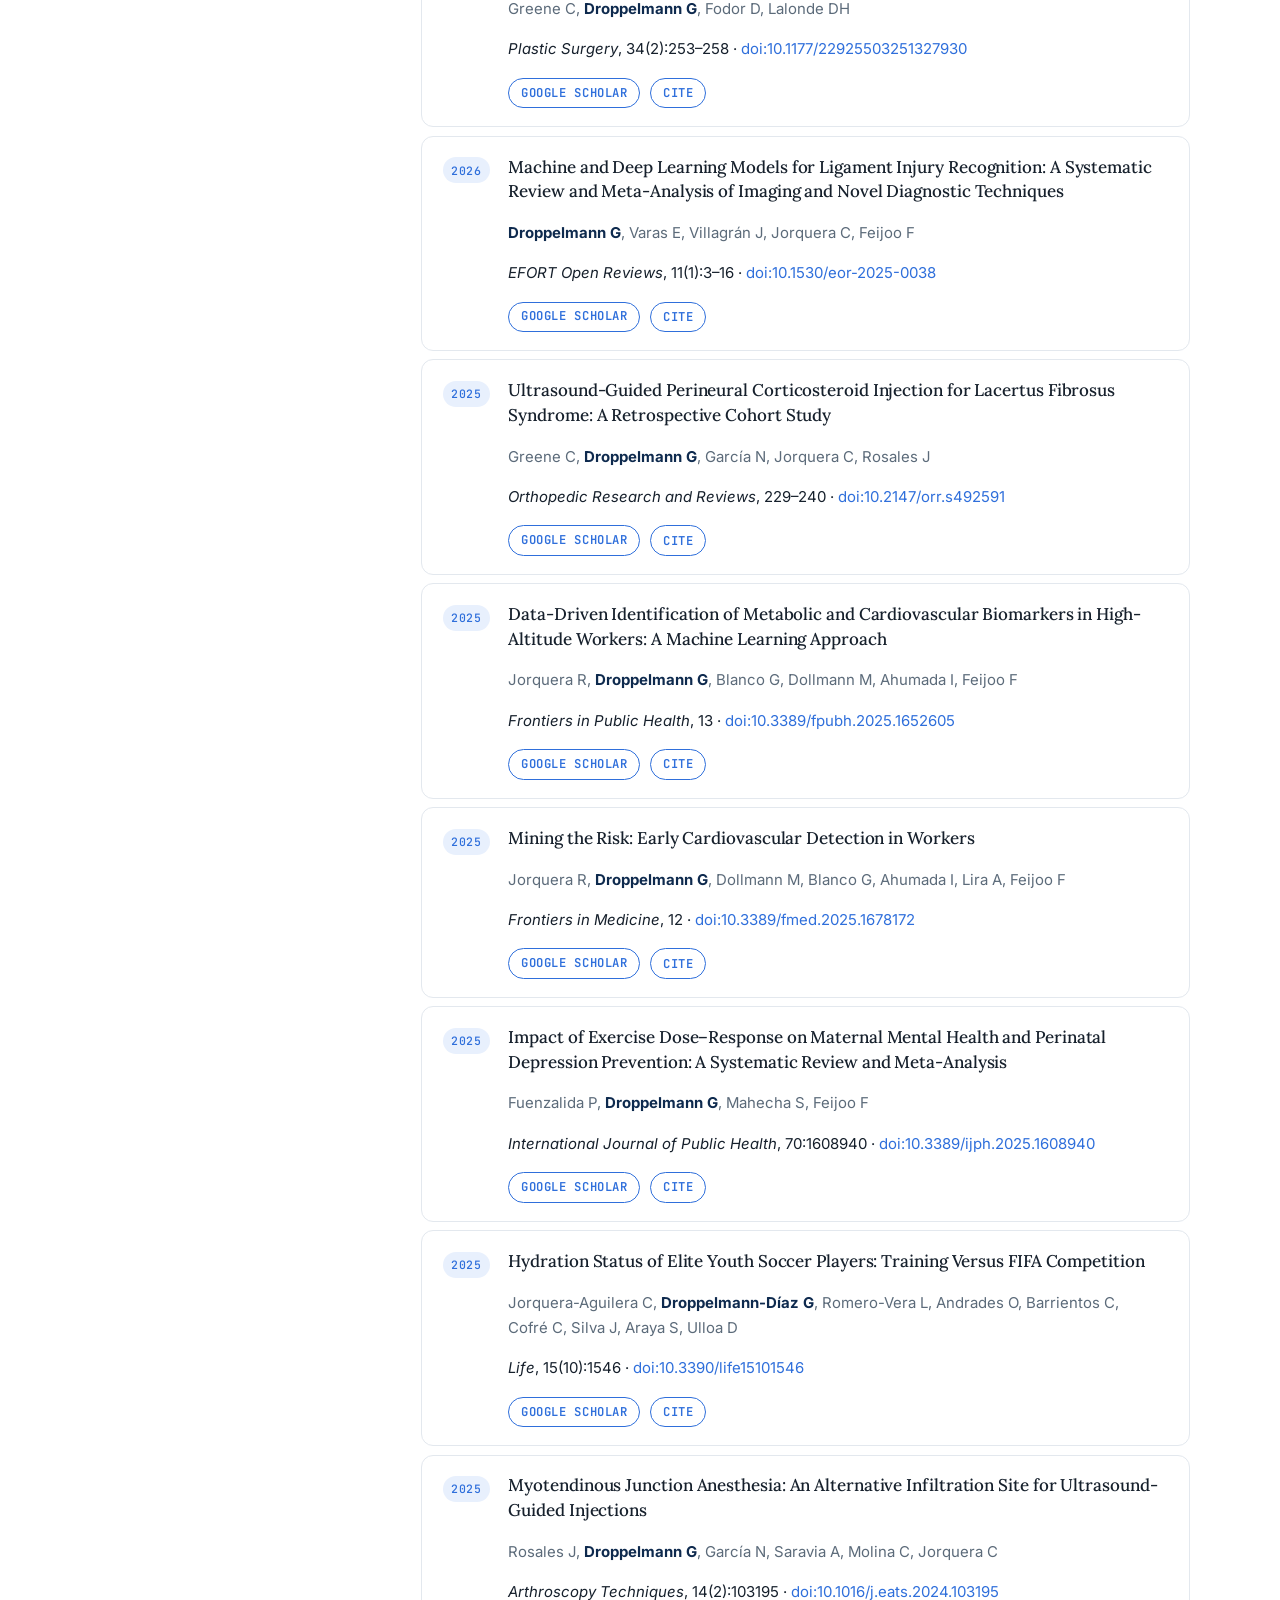
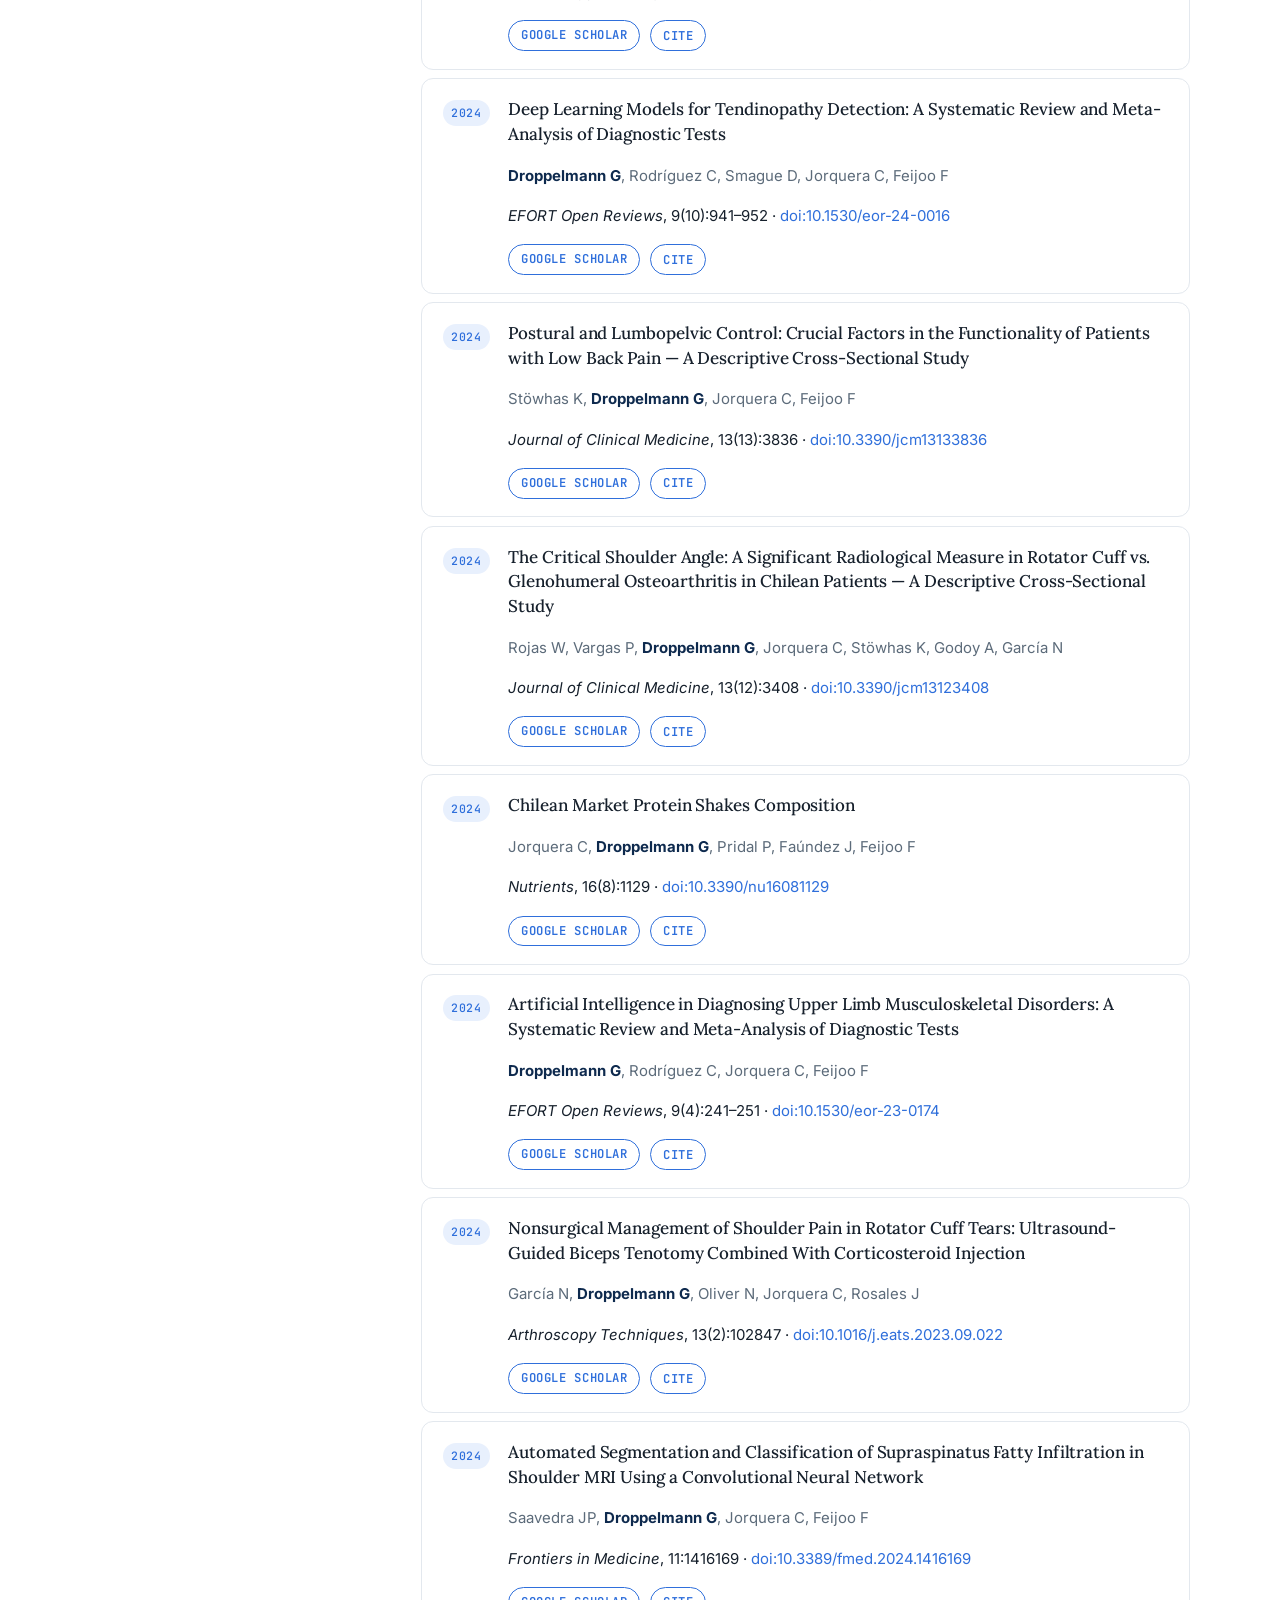
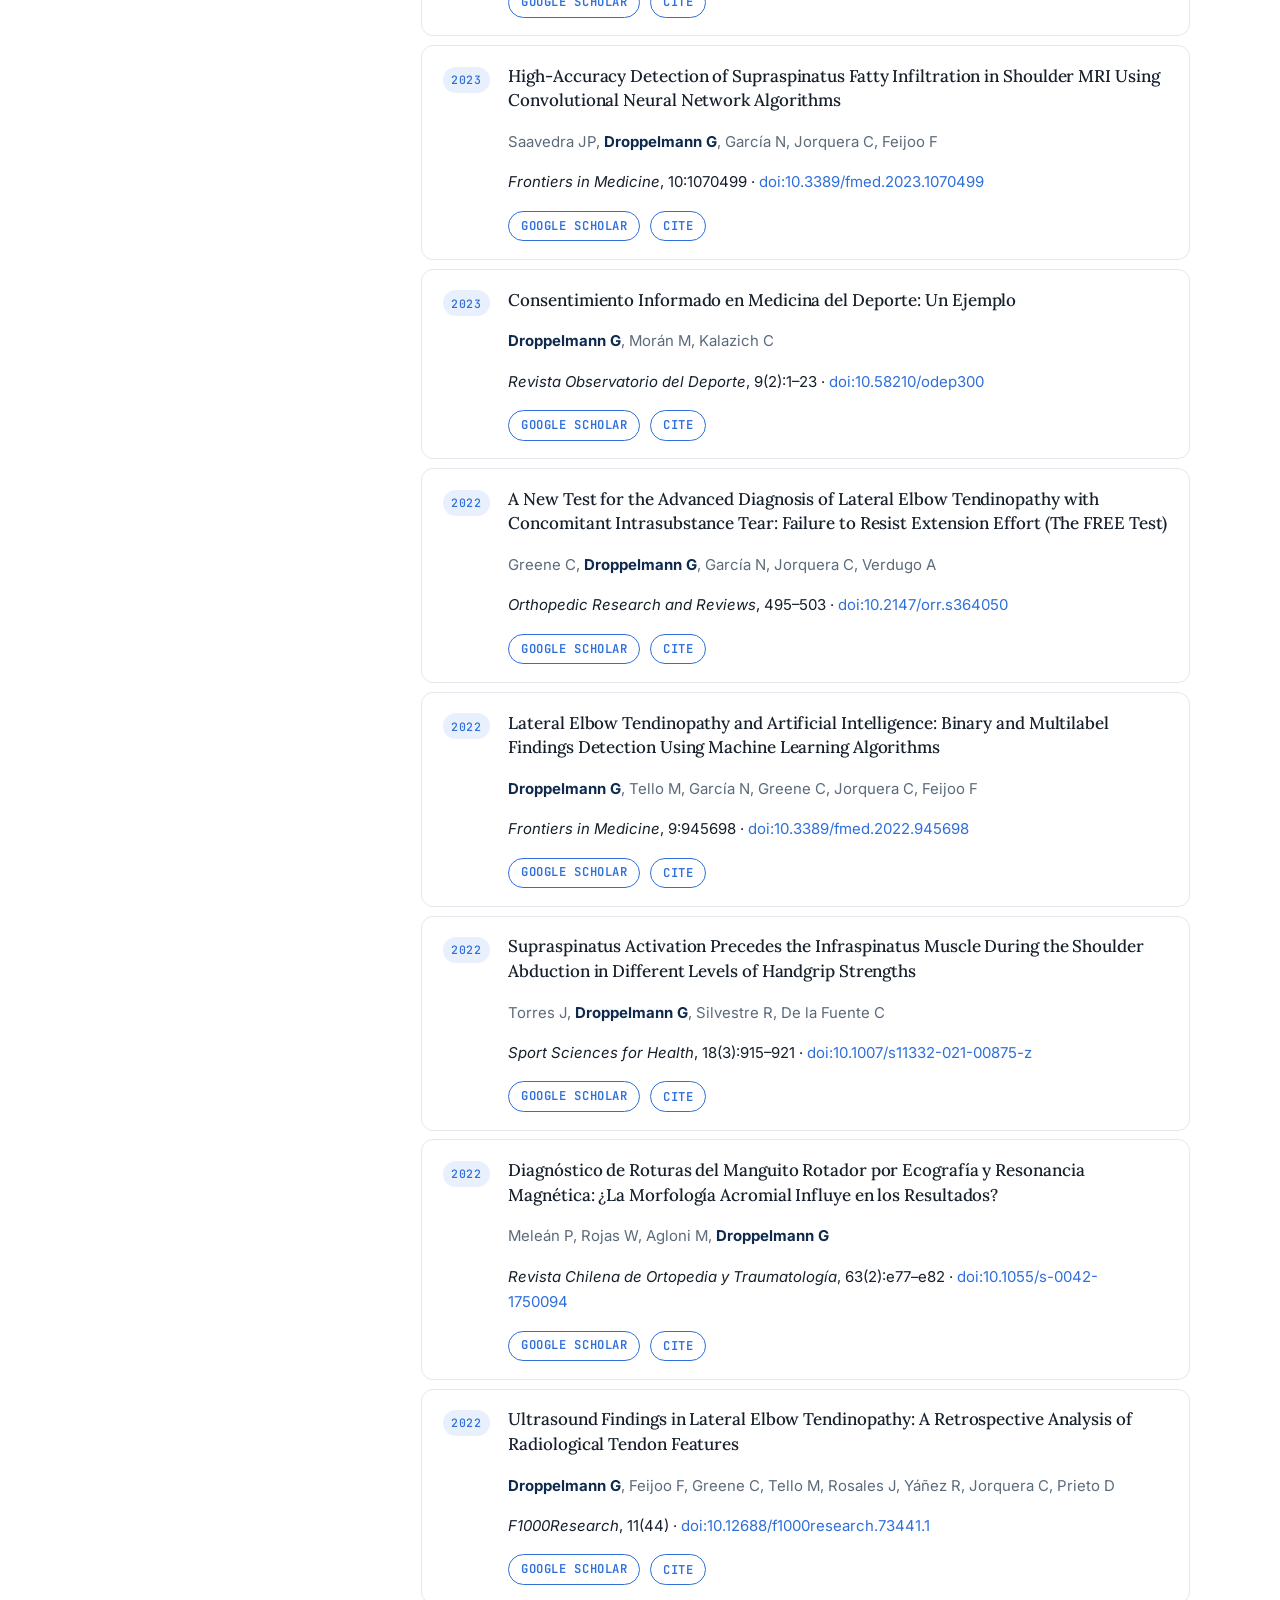
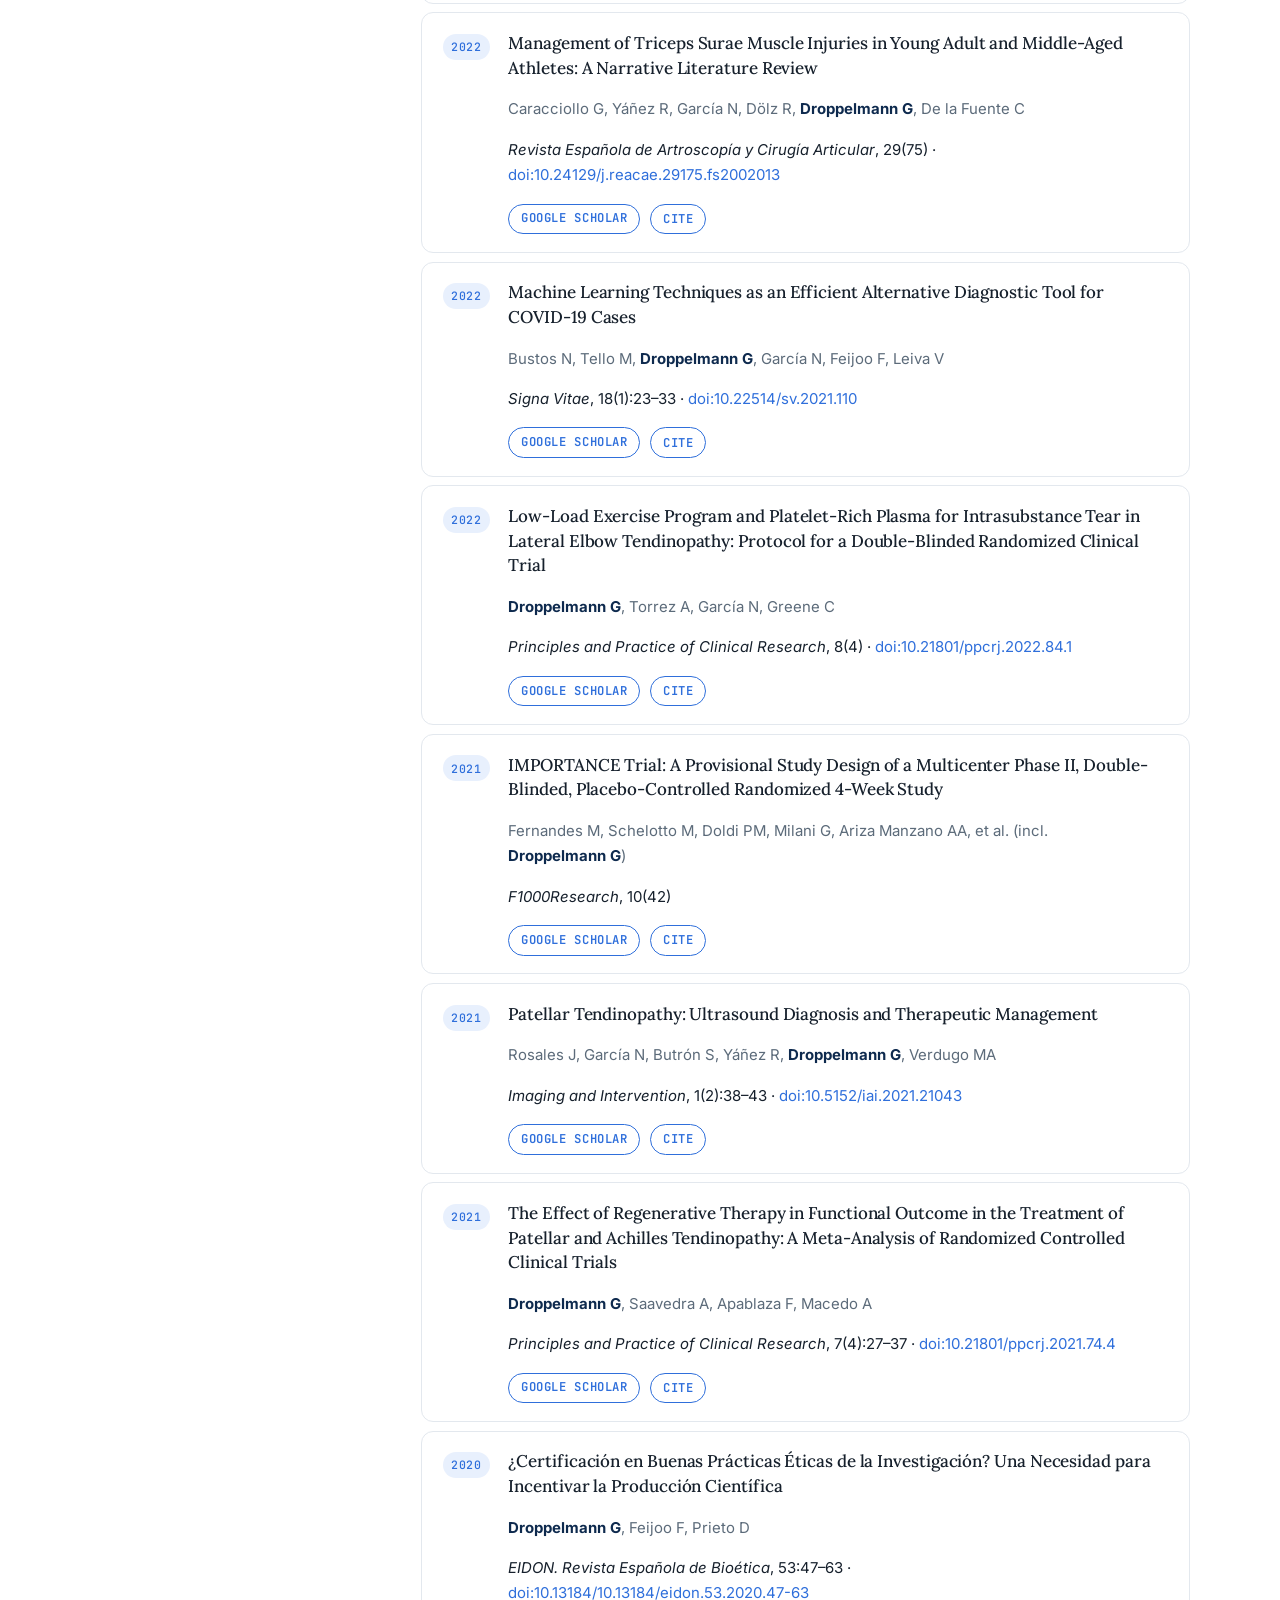
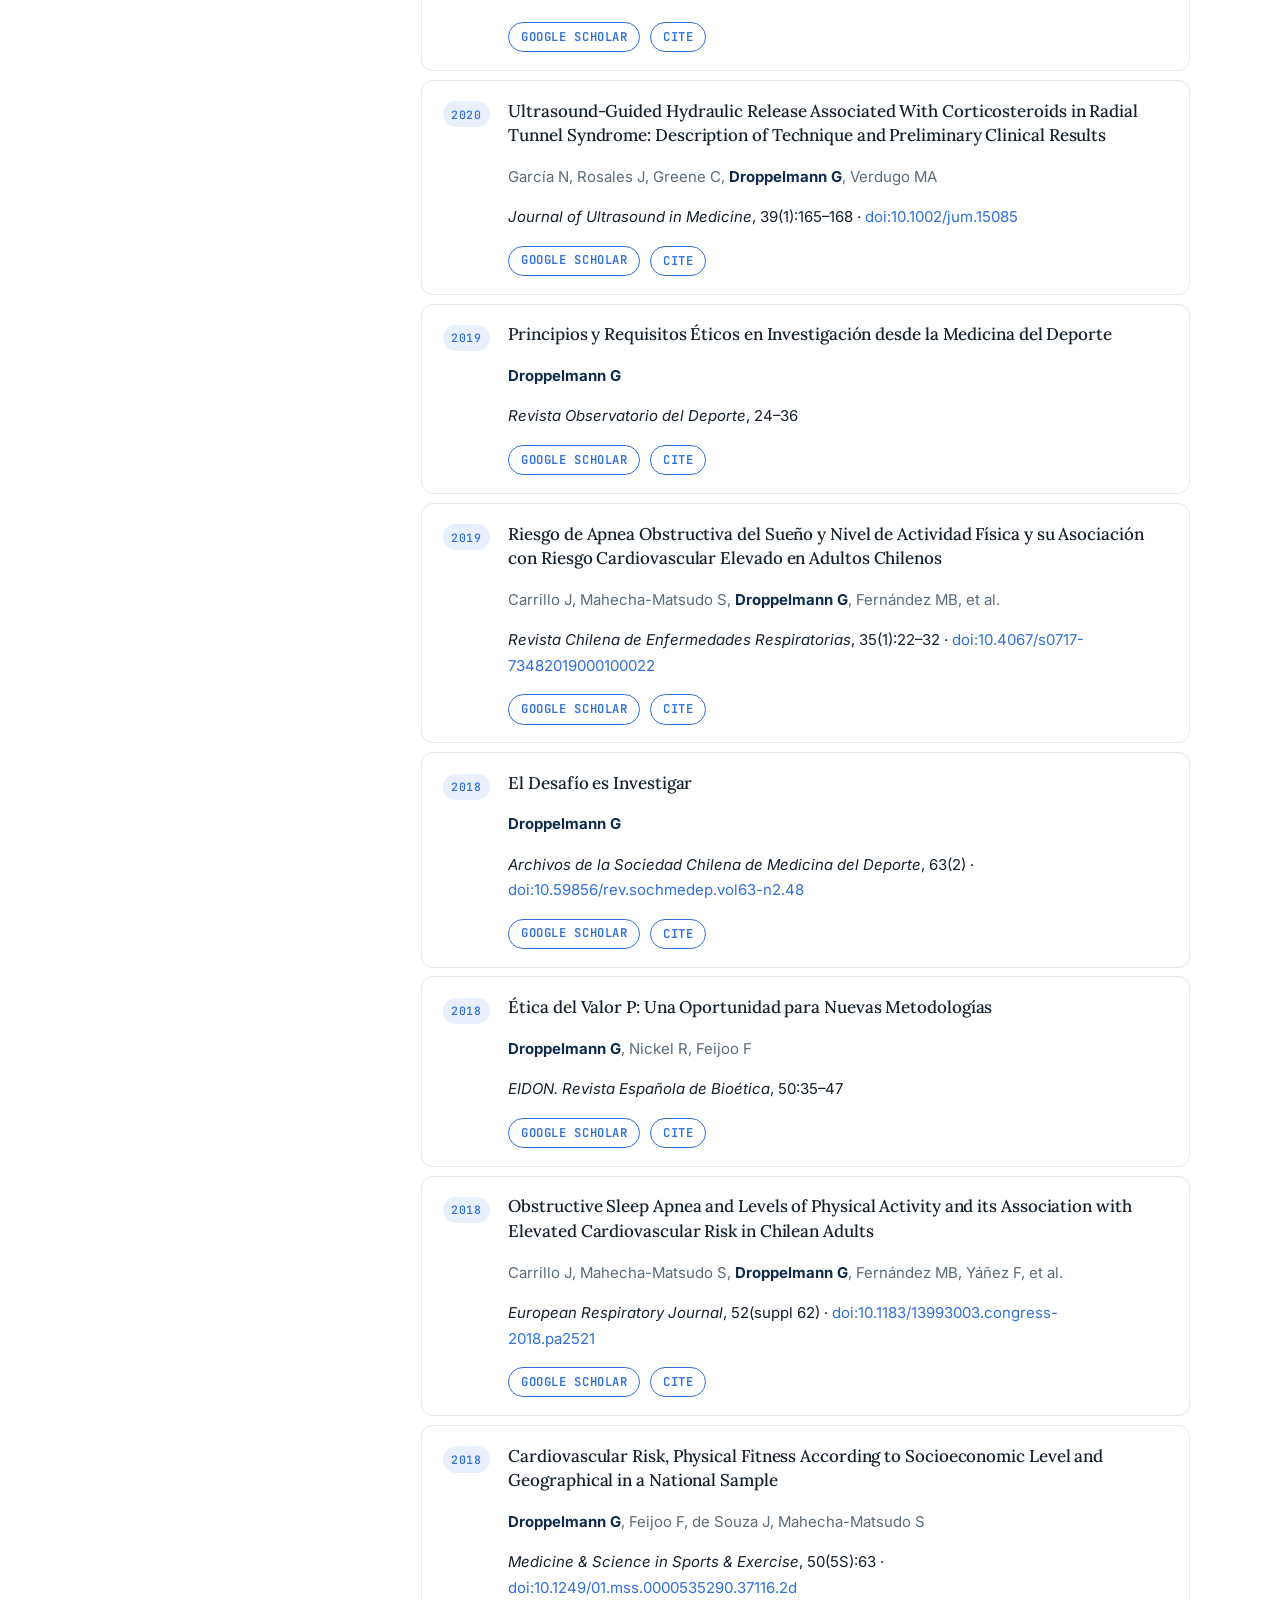
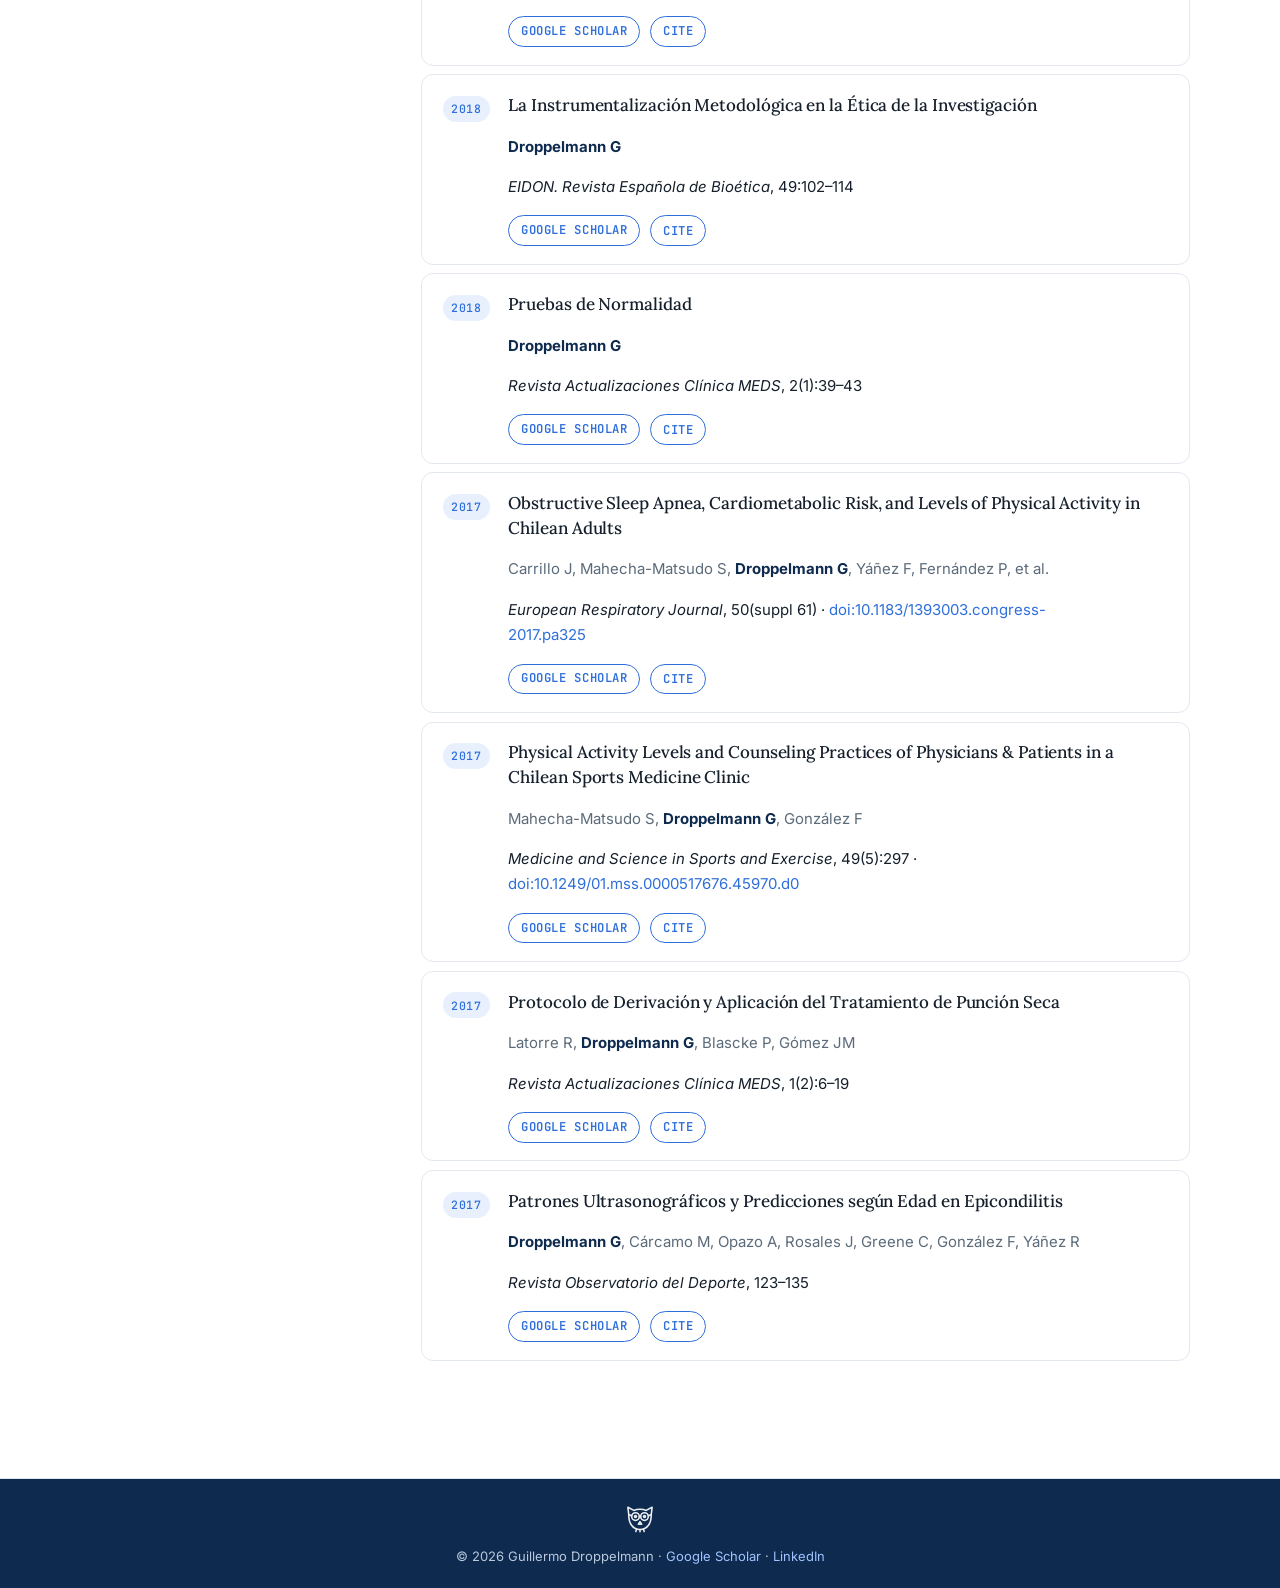
<file: publications.html>
<!DOCTYPE html>
<html lang="en">
<head>
<meta charset="utf-8">
<meta name="viewport" content="width=device-width, initial-scale=1.0">
<title>Articles — Guillermo Droppelmann, PhD</title>
<meta name="description" content="Peer-reviewed articles by Guillermo Droppelmann: machine learning, deep learning, medical imaging, musculoskeletal diagnostics, sports medicine. Mirrors Google Scholar.">
<meta name="author" content="Guillermo Droppelmann">
<meta property="og:title" content="Articles — Guillermo Droppelmann, PhD">
<meta property="og:description" content="Peer-reviewed articles by Guillermo Droppelmann: machine learning, deep learning, medical imaging, musculoskeletal diagnostics, sports medicine. Mirrors Google Scholar.">
<meta property="og:type" content="profile">
<meta property="og:url" content="https://guillermodroppelmann.github.io/publications.html">
<link rel="canonical" href="https://guillermodroppelmann.github.io/publications.html">
<meta property="og:image" content="https://guillermodroppelmann.github.io/images/profile.jpg">
<link rel="stylesheet" href="assets/style.css">

</head>
<body>
<header class="masthead">
  <div class="masthead-inner">
    <span class="brand"><a class="site-title" href="index.html" aria-label="Home">GD</a><svg class="owl owl-header" viewBox="0 0 64 64" fill="none" stroke="currentColor" stroke-width="2.8" stroke-linecap="round" stroke-linejoin="round" aria-hidden="true"><path d="M12 27c0-5-1.5-9.5-1.5-14L21 18.5C24.5 17 28 16.5 32 16.5s7.5.5 11 2L53.5 13C53.5 17.5 52 22 52 27c0 15-7.5 25.5-20 25.5S12 42 12 27z"/><circle cx="24" cy="29.5" r="6.8"/><circle cx="40" cy="29.5" r="6.8"/><path d="M30.8 29.5h2.4"/><path d="M17.2 28l-4.2-1.8M46.8 28l4.2-1.8"/><circle cx="24" cy="29.5" r="1.7" fill="currentColor"/><circle cx="40" cy="29.5" r="1.7" fill="currentColor"/><path d="M32 38.5l-3 4.5h6z"/><path d="M26 52l-1.5 4M32 52.5v4M38 52l1.5 4"/></svg></span>
    <nav>
      <a href="index.html">About</a>
      <a href="publications.html" class="active">Articles</a>
      <a href="books.html">Books</a>
      <a href="talks.html">Talks</a>
      <a href="teaching.html">Teaching</a>
      <a href="advisory.html">Funding</a>
    </nav>
  </div>
</header>
<div class="hero-band"></div>
<div class="layout">
<aside class="sidebar">
  <img src="images/profile.jpg" alt="Guillermo Droppelmann, PhD" class="avatar"
       onerror="this.style.display='none';document.getElementById('avatar-fallback').style.display='flex';">
  <div id="avatar-fallback" class="avatar-fallback" style="display:none;">GD</div>
  <h2 class="author-name">Guillermo Droppelmann, PhD</h2>
  <p class="author-bio">Clinical Researcher · Machine &amp; Deep Learning applied to Musculoskeletal Imaging. Deputy Head of Research, Clínica MEDS. Lecturer, PhD Program in Industrial Engineering, PUCV.</p>
  <ul class="author-links">
    <li>📍 <span>Santiago, Chile</span></li>
    <li>🏥 <a href="https://www.meds.cl/especialistas/guillermo-droppelmann/" target="_blank" rel="noopener">Clínica MEDS</a></li>
    <li>🎓 <a href="https://scholar.google.com/citations?user=iH3HgpwAAAAJ&hl=en" target="_blank" rel="noopener">Google Scholar</a></li>
    <li>💼 <a href="https://www.linkedin.com/in/guillermo-droppelmann-3b06b7385/" target="_blank" rel="noopener">LinkedIn</a></li>
    <li>✉️ <a href="mailto:guillermo.droppelmann@meds.cl">guillermo.droppelmann@meds.cl</a></li>
  </ul>
</aside>
<main class="content">

<h1>Articles</h1>
<p>This list mirrors my <a href="https://scholar.google.com/citations?user=iH3HgpwAAAAJ&hl=en" target="_blank" rel="noopener"><strong>Google Scholar profile</strong></a>.
Click <strong>Cite</strong> to copy the reference, or <strong>Google Scholar</strong> to view and cite each work.</p>

<ul class="pub-list">
<li class="pub">
  <div class="pub-side"><span class="year-badge">2027</span></div>
  <div class="pub-main">
    <p class="pub-title">Early Post-Operative Evolution of Fatty Infiltration and Muscle Atrophy in Posterosuperior Rotator Cuff Tears: A Magnetic Resonance Imaging Study</p>
    <p class="pub-authors">Debandi A, Torrealba J, Díaz C, García N, Solís D, González C, Spichiger S, <strong>Droppelmann G</strong></p>
    <p class="pub-journal"><em>JSES International</em>, 101809 · <a href="https://doi.org/10.1016/j.jseint.2026.101809" target="_blank" rel="noopener">doi:10.1016/j.jseint.2026.101809</a></p>
    <p class="pub-actions">
      <a class="btn" href="https://scholar.google.com/scholar?q=%22Early+Post-Operative+Evolution+of+Fatty+Infiltration+and+Muscle+Atrophy+in+Posterosuperior+Rotator+Cuff+Tears%3A+A+Magnetic+Resonance+Imaging+Study%22" target="_blank" rel="noopener">Google Scholar</a>
      <button class="btn btn-cite" data-cite="Debandi A, Torrealba J, Díaz C, García N, Solís D, González C, Spichiger S, Droppelmann G. Early Post-Operative Evolution of Fatty Infiltration and Muscle Atrophy in Posterosuperior Rotator Cuff Tears: A Magnetic Resonance Imaging Study. JSES International, 101809, 2027. https://doi.org/10.1016/j.jseint.2026.101809">Cite</button>
    </p>
  </div>
</li>
<li class="pub">
  <div class="pub-side"><span class="year-badge">2026</span></div>
  <div class="pub-main">
    <p class="pub-title">Body Composition and GPS-Derived Match Demands in Professional Rugby Union Players: An Exploratory Positional Analysis</p>
    <p class="pub-authors">Acosta M, Andrades O, Carvajal C, Contreras A, <strong>Droppelmann G</strong>, Jorquera C, Pérez J, Romero L, Ulloa D, Vargas F</p>
    <p class="pub-journal"><em>Sportis</em> [Accepted]</p>
    <p class="pub-actions">
      <a class="btn" href="https://scholar.google.com/scholar?q=%22Body+Composition+and+GPS-Derived+Match+Demands+in+Professional+Rugby+Union+Players%3A+An+Exploratory+Positional+Analysis%22" target="_blank" rel="noopener">Google Scholar</a>
      <button class="btn btn-cite" data-cite="Acosta M, Andrades O, Carvajal C, Contreras A, Droppelmann G, Jorquera C, Pérez J, Romero L, Ulloa D, Vargas F. Body Composition and GPS-Derived Match Demands in Professional Rugby Union Players: An Exploratory Positional Analysis. Sportis [Accepted], 2026.">Cite</button>
    </p>
  </div>
</li>
<li class="pub">
  <div class="pub-side"><span class="year-badge">2026</span></div>
  <div class="pub-main">
    <p class="pub-title">Predicting the Timing of Metabolic Category Transitions in Chilean Mining Workers: A Survival Analysis of Preemployment Examinations</p>
    <p class="pub-authors">Jorquera R, Dollmann M, <strong>Droppelmann G</strong>, Paccot M, Araya C, Feijoo F</p>
    <p class="pub-journal"><em>Journal of Occupational and Environmental Medicine (JOEM)</em> [In press] · <a href="https://doi.org/10.1097/JOM.0000000000003921" target="_blank" rel="noopener">doi:10.1097/JOM.0000000000003921</a></p>
    <p class="pub-actions">
      <a class="btn" href="https://scholar.google.com/scholar?q=%22Predicting+the+Timing+of+Metabolic+Category+Transitions+in+Chilean+Mining+Workers%3A+A+Survival+Analysis+of+Preemployment+Examinations%22" target="_blank" rel="noopener">Google Scholar</a>
      <button class="btn btn-cite" data-cite="Jorquera R, Dollmann M, Droppelmann G, Paccot M, Araya C, Feijoo F. Predicting the Timing of Metabolic Category Transitions in Chilean Mining Workers: A Survival Analysis of Preemployment Examinations. Journal of Occupational and Environmental Medicine (JOEM) [In press], 2026. https://doi.org/10.1097/JOM.0000000000003921">Cite</button>
    </p>
  </div>
</li>
<li class="pub">
  <div class="pub-side"><span class="year-badge">2026</span></div>
  <div class="pub-main">
    <p class="pub-title">Effects of Vibrating Mesh versus Jet Nebulization on Ventilatory Pressures during Non-Invasive Ventilation: An In Vitro Study</p>
    <p class="pub-authors">Wood D, Stöwhas K, Aguilar D, Aguilera C, Jorquera C, <strong>Droppelmann G</strong></p>
    <p class="pub-journal"><em>Life</em> [In press]</p>
    <p class="pub-actions">
      <a class="btn" href="https://scholar.google.com/scholar?q=%22Effects+of+Vibrating+Mesh+versus+Jet+Nebulization+on+Ventilatory+Pressures+during+Non-Invasive+Ventilation%3A+An+In+Vitro+Study%22" target="_blank" rel="noopener">Google Scholar</a>
      <button class="btn btn-cite" data-cite="Wood D, Stöwhas K, Aguilar D, Aguilera C, Jorquera C, Droppelmann G. Effects of Vibrating Mesh versus Jet Nebulization on Ventilatory Pressures during Non-Invasive Ventilation: An In Vitro Study. Life [In press], 2026.">Cite</button>
    </p>
  </div>
</li>
<li class="pub">
  <div class="pub-side"><span class="year-badge">2026</span></div>
  <div class="pub-main">
    <p class="pub-title">Cardiometabolic Pattern of Workers Unfit for High-Altitude Occupational Exposure in Chile: A Large-Scale Retrospective Analysis Using a Random Forest Model</p>
    <p class="pub-authors">Jorquera R, <strong>Droppelmann G</strong>, Blanco G, Dollmann M, Ahumada I, Feijoo F</p>
    <p class="pub-journal"><em>Work and Health</em>, 2(2):10 · <a href="https://doi.org/10.53941/wah.2026.100010" target="_blank" rel="noopener">doi:10.53941/wah.2026.100010</a></p>
    <p class="pub-actions">
      <a class="btn" href="https://scholar.google.com/scholar?q=%22Cardiometabolic+Pattern+of+Workers+Unfit+for+High-Altitude+Occupational+Exposure+in+Chile%3A+A+Large-Scale+Retrospective+Analysis+Using+a+Random+Forest+Model%22" target="_blank" rel="noopener">Google Scholar</a>
      <button class="btn btn-cite" data-cite="Jorquera R, Droppelmann G, Blanco G, Dollmann M, Ahumada I, Feijoo F. Cardiometabolic Pattern of Workers Unfit for High-Altitude Occupational Exposure in Chile: A Large-Scale Retrospective Analysis Using a Random Forest Model. Work and Health, 2(2):10, 2026. https://doi.org/10.53941/wah.2026.100010">Cite</button>
    </p>
  </div>
</li>
<li class="pub">
  <div class="pub-side"><span class="year-badge">2026</span></div>
  <div class="pub-main">
    <p class="pub-title">Surgeons Can Decrease the Pain of WALANT Local Anesthesia Injection if They Ask for Patient Feedback</p>
    <p class="pub-authors">Greene C, <strong>Droppelmann G</strong>, Fodor D, Lalonde DH</p>
    <p class="pub-journal"><em>Plastic Surgery</em>, 34(2):253–258 · <a href="https://doi.org/10.1177/22925503251327930" target="_blank" rel="noopener">doi:10.1177/22925503251327930</a></p>
    <p class="pub-actions">
      <a class="btn" href="https://scholar.google.com/scholar?q=%22Surgeons+Can+Decrease+the+Pain+of+WALANT+Local+Anesthesia+Injection+if+They+Ask+for+Patient+Feedback%22" target="_blank" rel="noopener">Google Scholar</a>
      <button class="btn btn-cite" data-cite="Greene C, Droppelmann G, Fodor D, Lalonde DH. Surgeons Can Decrease the Pain of WALANT Local Anesthesia Injection if They Ask for Patient Feedback. Plastic Surgery, 34(2):253–258, 2026. https://doi.org/10.1177/22925503251327930">Cite</button>
    </p>
  </div>
</li>
<li class="pub">
  <div class="pub-side"><span class="year-badge">2026</span></div>
  <div class="pub-main">
    <p class="pub-title">Machine and Deep Learning Models for Ligament Injury Recognition: A Systematic Review and Meta-Analysis of Imaging and Novel Diagnostic Techniques</p>
    <p class="pub-authors"><strong>Droppelmann G</strong>, Varas E, Villagrán J, Jorquera C, Feijoo F</p>
    <p class="pub-journal"><em>EFORT Open Reviews</em>, 11(1):3–16 · <a href="https://doi.org/10.1530/eor-2025-0038" target="_blank" rel="noopener">doi:10.1530/eor-2025-0038</a></p>
    <p class="pub-actions">
      <a class="btn" href="https://scholar.google.com/scholar?q=%22Machine+and+Deep+Learning+Models+for+Ligament+Injury+Recognition%3A+A+Systematic+Review+and+Meta-Analysis+of+Imaging+and+Novel+Diagnostic+Techniques%22" target="_blank" rel="noopener">Google Scholar</a>
      <button class="btn btn-cite" data-cite="Droppelmann G, Varas E, Villagrán J, Jorquera C, Feijoo F. Machine and Deep Learning Models for Ligament Injury Recognition: A Systematic Review and Meta-Analysis of Imaging and Novel Diagnostic Techniques. EFORT Open Reviews, 11(1):3–16, 2026. https://doi.org/10.1530/eor-2025-0038">Cite</button>
    </p>
  </div>
</li>
<li class="pub">
  <div class="pub-side"><span class="year-badge">2025</span></div>
  <div class="pub-main">
    <p class="pub-title">Ultrasound-Guided Perineural Corticosteroid Injection for Lacertus Fibrosus Syndrome: A Retrospective Cohort Study</p>
    <p class="pub-authors">Greene C, <strong>Droppelmann G</strong>, García N, Jorquera C, Rosales J</p>
    <p class="pub-journal"><em>Orthopedic Research and Reviews</em>, 229–240 · <a href="https://doi.org/10.2147/orr.s492591" target="_blank" rel="noopener">doi:10.2147/orr.s492591</a></p>
    <p class="pub-actions">
      <a class="btn" href="https://scholar.google.com/scholar?q=%22Ultrasound-Guided+Perineural+Corticosteroid+Injection+for+Lacertus+Fibrosus+Syndrome%3A+A+Retrospective+Cohort+Study%22" target="_blank" rel="noopener">Google Scholar</a>
      <button class="btn btn-cite" data-cite="Greene C, Droppelmann G, García N, Jorquera C, Rosales J. Ultrasound-Guided Perineural Corticosteroid Injection for Lacertus Fibrosus Syndrome: A Retrospective Cohort Study. Orthopedic Research and Reviews, 229–240, 2025. https://doi.org/10.2147/orr.s492591">Cite</button>
    </p>
  </div>
</li>
<li class="pub">
  <div class="pub-side"><span class="year-badge">2025</span></div>
  <div class="pub-main">
    <p class="pub-title">Data-Driven Identification of Metabolic and Cardiovascular Biomarkers in High-Altitude Workers: A Machine Learning Approach</p>
    <p class="pub-authors">Jorquera R, <strong>Droppelmann G</strong>, Blanco G, Dollmann M, Ahumada I, Feijoo F</p>
    <p class="pub-journal"><em>Frontiers in Public Health</em>, 13 · <a href="https://doi.org/10.3389/fpubh.2025.1652605" target="_blank" rel="noopener">doi:10.3389/fpubh.2025.1652605</a></p>
    <p class="pub-actions">
      <a class="btn" href="https://scholar.google.com/scholar?q=%22Data-Driven+Identification+of+Metabolic+and+Cardiovascular+Biomarkers+in+High-Altitude+Workers%3A+A+Machine+Learning+Approach%22" target="_blank" rel="noopener">Google Scholar</a>
      <button class="btn btn-cite" data-cite="Jorquera R, Droppelmann G, Blanco G, Dollmann M, Ahumada I, Feijoo F. Data-Driven Identification of Metabolic and Cardiovascular Biomarkers in High-Altitude Workers: A Machine Learning Approach. Frontiers in Public Health, 13, 2025. https://doi.org/10.3389/fpubh.2025.1652605">Cite</button>
    </p>
  </div>
</li>
<li class="pub">
  <div class="pub-side"><span class="year-badge">2025</span></div>
  <div class="pub-main">
    <p class="pub-title">Mining the Risk: Early Cardiovascular Detection in Workers</p>
    <p class="pub-authors">Jorquera R, <strong>Droppelmann G</strong>, Dollmann M, Blanco G, Ahumada I, Lira A, Feijoo F</p>
    <p class="pub-journal"><em>Frontiers in Medicine</em>, 12 · <a href="https://doi.org/10.3389/fmed.2025.1678172" target="_blank" rel="noopener">doi:10.3389/fmed.2025.1678172</a></p>
    <p class="pub-actions">
      <a class="btn" href="https://scholar.google.com/scholar?q=%22Mining+the+Risk%3A+Early+Cardiovascular+Detection+in+Workers%22" target="_blank" rel="noopener">Google Scholar</a>
      <button class="btn btn-cite" data-cite="Jorquera R, Droppelmann G, Dollmann M, Blanco G, Ahumada I, Lira A, Feijoo F. Mining the Risk: Early Cardiovascular Detection in Workers. Frontiers in Medicine, 12, 2025. https://doi.org/10.3389/fmed.2025.1678172">Cite</button>
    </p>
  </div>
</li>
<li class="pub">
  <div class="pub-side"><span class="year-badge">2025</span></div>
  <div class="pub-main">
    <p class="pub-title">Impact of Exercise Dose–Response on Maternal Mental Health and Perinatal Depression Prevention: A Systematic Review and Meta-Analysis</p>
    <p class="pub-authors">Fuenzalida P, <strong>Droppelmann G</strong>, Mahecha S, Feijoo F</p>
    <p class="pub-journal"><em>International Journal of Public Health</em>, 70:1608940 · <a href="https://doi.org/10.3389/ijph.2025.1608940" target="_blank" rel="noopener">doi:10.3389/ijph.2025.1608940</a></p>
    <p class="pub-actions">
      <a class="btn" href="https://scholar.google.com/scholar?q=%22Impact+of+Exercise+Dose%E2%80%93Response+on+Maternal+Mental+Health+and+Perinatal+Depression+Prevention%3A+A+Systematic+Review+and+Meta-Analysis%22" target="_blank" rel="noopener">Google Scholar</a>
      <button class="btn btn-cite" data-cite="Fuenzalida P, Droppelmann G, Mahecha S, Feijoo F. Impact of Exercise Dose–Response on Maternal Mental Health and Perinatal Depression Prevention: A Systematic Review and Meta-Analysis. International Journal of Public Health, 70:1608940, 2025. https://doi.org/10.3389/ijph.2025.1608940">Cite</button>
    </p>
  </div>
</li>
<li class="pub">
  <div class="pub-side"><span class="year-badge">2025</span></div>
  <div class="pub-main">
    <p class="pub-title">Hydration Status of Elite Youth Soccer Players: Training Versus FIFA Competition</p>
    <p class="pub-authors">Jorquera-Aguilera C, <strong>Droppelmann-Díaz G</strong>, Romero-Vera L, Andrades O, Barrientos C, Cofré C, Silva J, Araya S, Ulloa D</p>
    <p class="pub-journal"><em>Life</em>, 15(10):1546 · <a href="https://doi.org/10.3390/life15101546" target="_blank" rel="noopener">doi:10.3390/life15101546</a></p>
    <p class="pub-actions">
      <a class="btn" href="https://scholar.google.com/scholar?q=%22Hydration+Status+of+Elite+Youth+Soccer+Players%3A+Training+Versus+FIFA+Competition%22" target="_blank" rel="noopener">Google Scholar</a>
      <button class="btn btn-cite" data-cite="Jorquera-Aguilera C, Droppelmann-Díaz G, Romero-Vera L, Andrades O, Barrientos C, Cofré C, Silva J, Araya S, Ulloa D. Hydration Status of Elite Youth Soccer Players: Training Versus FIFA Competition. Life, 15(10):1546, 2025. https://doi.org/10.3390/life15101546">Cite</button>
    </p>
  </div>
</li>
<li class="pub">
  <div class="pub-side"><span class="year-badge">2025</span></div>
  <div class="pub-main">
    <p class="pub-title">Myotendinous Junction Anesthesia: An Alternative Infiltration Site for Ultrasound-Guided Injections</p>
    <p class="pub-authors">Rosales J, <strong>Droppelmann G</strong>, García N, Saravia A, Molina C, Jorquera C</p>
    <p class="pub-journal"><em>Arthroscopy Techniques</em>, 14(2):103195 · <a href="https://doi.org/10.1016/j.eats.2024.103195" target="_blank" rel="noopener">doi:10.1016/j.eats.2024.103195</a></p>
    <p class="pub-actions">
      <a class="btn" href="https://scholar.google.com/scholar?q=%22Myotendinous+Junction+Anesthesia%3A+An+Alternative+Infiltration+Site+for+Ultrasound-Guided+Injections%22" target="_blank" rel="noopener">Google Scholar</a>
      <button class="btn btn-cite" data-cite="Rosales J, Droppelmann G, García N, Saravia A, Molina C, Jorquera C. Myotendinous Junction Anesthesia: An Alternative Infiltration Site for Ultrasound-Guided Injections. Arthroscopy Techniques, 14(2):103195, 2025. https://doi.org/10.1016/j.eats.2024.103195">Cite</button>
    </p>
  </div>
</li>
<li class="pub">
  <div class="pub-side"><span class="year-badge">2024</span></div>
  <div class="pub-main">
    <p class="pub-title">Deep Learning Models for Tendinopathy Detection: A Systematic Review and Meta-Analysis of Diagnostic Tests</p>
    <p class="pub-authors"><strong>Droppelmann G</strong>, Rodríguez C, Smague D, Jorquera C, Feijoo F</p>
    <p class="pub-journal"><em>EFORT Open Reviews</em>, 9(10):941–952 · <a href="https://doi.org/10.1530/eor-24-0016" target="_blank" rel="noopener">doi:10.1530/eor-24-0016</a></p>
    <p class="pub-actions">
      <a class="btn" href="https://scholar.google.com/scholar?q=%22Deep+Learning+Models+for+Tendinopathy+Detection%3A+A+Systematic+Review+and+Meta-Analysis+of+Diagnostic+Tests%22" target="_blank" rel="noopener">Google Scholar</a>
      <button class="btn btn-cite" data-cite="Droppelmann G, Rodríguez C, Smague D, Jorquera C, Feijoo F. Deep Learning Models for Tendinopathy Detection: A Systematic Review and Meta-Analysis of Diagnostic Tests. EFORT Open Reviews, 9(10):941–952, 2024. https://doi.org/10.1530/eor-24-0016">Cite</button>
    </p>
  </div>
</li>
<li class="pub">
  <div class="pub-side"><span class="year-badge">2024</span></div>
  <div class="pub-main">
    <p class="pub-title">Postural and Lumbopelvic Control: Crucial Factors in the Functionality of Patients with Low Back Pain — A Descriptive Cross-Sectional Study</p>
    <p class="pub-authors">Stöwhas K, <strong>Droppelmann G</strong>, Jorquera C, Feijoo F</p>
    <p class="pub-journal"><em>Journal of Clinical Medicine</em>, 13(13):3836 · <a href="https://doi.org/10.3390/jcm13133836" target="_blank" rel="noopener">doi:10.3390/jcm13133836</a></p>
    <p class="pub-actions">
      <a class="btn" href="https://scholar.google.com/scholar?q=%22Postural+and+Lumbopelvic+Control%3A+Crucial+Factors+in+the+Functionality+of+Patients+with+Low+Back+Pain+%E2%80%94+A+Descriptive+Cross-Sectional+Study%22" target="_blank" rel="noopener">Google Scholar</a>
      <button class="btn btn-cite" data-cite="Stöwhas K, Droppelmann G, Jorquera C, Feijoo F. Postural and Lumbopelvic Control: Crucial Factors in the Functionality of Patients with Low Back Pain — A Descriptive Cross-Sectional Study. Journal of Clinical Medicine, 13(13):3836, 2024. https://doi.org/10.3390/jcm13133836">Cite</button>
    </p>
  </div>
</li>
<li class="pub">
  <div class="pub-side"><span class="year-badge">2024</span></div>
  <div class="pub-main">
    <p class="pub-title">The Critical Shoulder Angle: A Significant Radiological Measure in Rotator Cuff vs. Glenohumeral Osteoarthritis in Chilean Patients — A Descriptive Cross-Sectional Study</p>
    <p class="pub-authors">Rojas W, Vargas P, <strong>Droppelmann G</strong>, Jorquera C, Stöwhas K, Godoy A, García N</p>
    <p class="pub-journal"><em>Journal of Clinical Medicine</em>, 13(12):3408 · <a href="https://doi.org/10.3390/jcm13123408" target="_blank" rel="noopener">doi:10.3390/jcm13123408</a></p>
    <p class="pub-actions">
      <a class="btn" href="https://scholar.google.com/scholar?q=%22The+Critical+Shoulder+Angle%3A+A+Significant+Radiological+Measure+in+Rotator+Cuff+vs.+Glenohumeral+Osteoarthritis+in+Chilean+Patients+%E2%80%94+A+Descriptive+Cross-Sectional+Study%22" target="_blank" rel="noopener">Google Scholar</a>
      <button class="btn btn-cite" data-cite="Rojas W, Vargas P, Droppelmann G, Jorquera C, Stöwhas K, Godoy A, García N. The Critical Shoulder Angle: A Significant Radiological Measure in Rotator Cuff vs. Glenohumeral Osteoarthritis in Chilean Patients — A Descriptive Cross-Sectional Study. Journal of Clinical Medicine, 13(12):3408, 2024. https://doi.org/10.3390/jcm13123408">Cite</button>
    </p>
  </div>
</li>
<li class="pub">
  <div class="pub-side"><span class="year-badge">2024</span></div>
  <div class="pub-main">
    <p class="pub-title">Chilean Market Protein Shakes Composition</p>
    <p class="pub-authors">Jorquera C, <strong>Droppelmann G</strong>, Pridal P, Faúndez J, Feijoo F</p>
    <p class="pub-journal"><em>Nutrients</em>, 16(8):1129 · <a href="https://doi.org/10.3390/nu16081129" target="_blank" rel="noopener">doi:10.3390/nu16081129</a></p>
    <p class="pub-actions">
      <a class="btn" href="https://scholar.google.com/scholar?q=%22Chilean+Market+Protein+Shakes+Composition%22" target="_blank" rel="noopener">Google Scholar</a>
      <button class="btn btn-cite" data-cite="Jorquera C, Droppelmann G, Pridal P, Faúndez J, Feijoo F. Chilean Market Protein Shakes Composition. Nutrients, 16(8):1129, 2024. https://doi.org/10.3390/nu16081129">Cite</button>
    </p>
  </div>
</li>
<li class="pub">
  <div class="pub-side"><span class="year-badge">2024</span></div>
  <div class="pub-main">
    <p class="pub-title">Artificial Intelligence in Diagnosing Upper Limb Musculoskeletal Disorders: A Systematic Review and Meta-Analysis of Diagnostic Tests</p>
    <p class="pub-authors"><strong>Droppelmann G</strong>, Rodríguez C, Jorquera C, Feijoo F</p>
    <p class="pub-journal"><em>EFORT Open Reviews</em>, 9(4):241–251 · <a href="https://doi.org/10.1530/eor-23-0174" target="_blank" rel="noopener">doi:10.1530/eor-23-0174</a></p>
    <p class="pub-actions">
      <a class="btn" href="https://scholar.google.com/scholar?q=%22Artificial+Intelligence+in+Diagnosing+Upper+Limb+Musculoskeletal+Disorders%3A+A+Systematic+Review+and+Meta-Analysis+of+Diagnostic+Tests%22" target="_blank" rel="noopener">Google Scholar</a>
      <button class="btn btn-cite" data-cite="Droppelmann G, Rodríguez C, Jorquera C, Feijoo F. Artificial Intelligence in Diagnosing Upper Limb Musculoskeletal Disorders: A Systematic Review and Meta-Analysis of Diagnostic Tests. EFORT Open Reviews, 9(4):241–251, 2024. https://doi.org/10.1530/eor-23-0174">Cite</button>
    </p>
  </div>
</li>
<li class="pub">
  <div class="pub-side"><span class="year-badge">2024</span></div>
  <div class="pub-main">
    <p class="pub-title">Nonsurgical Management of Shoulder Pain in Rotator Cuff Tears: Ultrasound-Guided Biceps Tenotomy Combined With Corticosteroid Injection</p>
    <p class="pub-authors">García N, <strong>Droppelmann G</strong>, Oliver N, Jorquera C, Rosales J</p>
    <p class="pub-journal"><em>Arthroscopy Techniques</em>, 13(2):102847 · <a href="https://doi.org/10.1016/j.eats.2023.09.022" target="_blank" rel="noopener">doi:10.1016/j.eats.2023.09.022</a></p>
    <p class="pub-actions">
      <a class="btn" href="https://scholar.google.com/scholar?q=%22Nonsurgical+Management+of+Shoulder+Pain+in+Rotator+Cuff+Tears%3A+Ultrasound-Guided+Biceps+Tenotomy+Combined+With+Corticosteroid+Injection%22" target="_blank" rel="noopener">Google Scholar</a>
      <button class="btn btn-cite" data-cite="García N, Droppelmann G, Oliver N, Jorquera C, Rosales J. Nonsurgical Management of Shoulder Pain in Rotator Cuff Tears: Ultrasound-Guided Biceps Tenotomy Combined With Corticosteroid Injection. Arthroscopy Techniques, 13(2):102847, 2024. https://doi.org/10.1016/j.eats.2023.09.022">Cite</button>
    </p>
  </div>
</li>
<li class="pub">
  <div class="pub-side"><span class="year-badge">2024</span></div>
  <div class="pub-main">
    <p class="pub-title">Automated Segmentation and Classification of Supraspinatus Fatty Infiltration in Shoulder MRI Using a Convolutional Neural Network</p>
    <p class="pub-authors">Saavedra JP, <strong>Droppelmann G</strong>, Jorquera C, Feijoo F</p>
    <p class="pub-journal"><em>Frontiers in Medicine</em>, 11:1416169 · <a href="https://doi.org/10.3389/fmed.2024.1416169" target="_blank" rel="noopener">doi:10.3389/fmed.2024.1416169</a></p>
    <p class="pub-actions">
      <a class="btn" href="https://scholar.google.com/scholar?q=%22Automated+Segmentation+and+Classification+of+Supraspinatus+Fatty+Infiltration+in+Shoulder+MRI+Using+a+Convolutional+Neural+Network%22" target="_blank" rel="noopener">Google Scholar</a>
      <button class="btn btn-cite" data-cite="Saavedra JP, Droppelmann G, Jorquera C, Feijoo F. Automated Segmentation and Classification of Supraspinatus Fatty Infiltration in Shoulder MRI Using a Convolutional Neural Network. Frontiers in Medicine, 11:1416169, 2024. https://doi.org/10.3389/fmed.2024.1416169">Cite</button>
    </p>
  </div>
</li>
<li class="pub">
  <div class="pub-side"><span class="year-badge">2023</span></div>
  <div class="pub-main">
    <p class="pub-title">High-Accuracy Detection of Supraspinatus Fatty Infiltration in Shoulder MRI Using Convolutional Neural Network Algorithms</p>
    <p class="pub-authors">Saavedra JP, <strong>Droppelmann G</strong>, García N, Jorquera C, Feijoo F</p>
    <p class="pub-journal"><em>Frontiers in Medicine</em>, 10:1070499 · <a href="https://doi.org/10.3389/fmed.2023.1070499" target="_blank" rel="noopener">doi:10.3389/fmed.2023.1070499</a></p>
    <p class="pub-actions">
      <a class="btn" href="https://scholar.google.com/scholar?q=%22High-Accuracy+Detection+of+Supraspinatus+Fatty+Infiltration+in+Shoulder+MRI+Using+Convolutional+Neural+Network+Algorithms%22" target="_blank" rel="noopener">Google Scholar</a>
      <button class="btn btn-cite" data-cite="Saavedra JP, Droppelmann G, García N, Jorquera C, Feijoo F. High-Accuracy Detection of Supraspinatus Fatty Infiltration in Shoulder MRI Using Convolutional Neural Network Algorithms. Frontiers in Medicine, 10:1070499, 2023. https://doi.org/10.3389/fmed.2023.1070499">Cite</button>
    </p>
  </div>
</li>
<li class="pub">
  <div class="pub-side"><span class="year-badge">2023</span></div>
  <div class="pub-main">
    <p class="pub-title">Consentimiento Informado en Medicina del Deporte: Un Ejemplo</p>
    <p class="pub-authors"><strong>Droppelmann G</strong>, Morán M, Kalazich C</p>
    <p class="pub-journal"><em>Revista Observatorio del Deporte</em>, 9(2):1–23 · <a href="https://doi.org/10.58210/odep300" target="_blank" rel="noopener">doi:10.58210/odep300</a></p>
    <p class="pub-actions">
      <a class="btn" href="https://scholar.google.com/scholar?q=%22Consentimiento+Informado+en+Medicina+del+Deporte%3A+Un+Ejemplo%22" target="_blank" rel="noopener">Google Scholar</a>
      <button class="btn btn-cite" data-cite="Droppelmann G, Morán M, Kalazich C. Consentimiento Informado en Medicina del Deporte: Un Ejemplo. Revista Observatorio del Deporte, 9(2):1–23, 2023. https://doi.org/10.58210/odep300">Cite</button>
    </p>
  </div>
</li>
<li class="pub">
  <div class="pub-side"><span class="year-badge">2022</span></div>
  <div class="pub-main">
    <p class="pub-title">A New Test for the Advanced Diagnosis of Lateral Elbow Tendinopathy with Concomitant Intrasubstance Tear: Failure to Resist Extension Effort (The FREE Test)</p>
    <p class="pub-authors">Greene C, <strong>Droppelmann G</strong>, García N, Jorquera C, Verdugo A</p>
    <p class="pub-journal"><em>Orthopedic Research and Reviews</em>, 495–503 · <a href="https://doi.org/10.2147/orr.s364050" target="_blank" rel="noopener">doi:10.2147/orr.s364050</a></p>
    <p class="pub-actions">
      <a class="btn" href="https://scholar.google.com/scholar?q=%22A+New+Test+for+the+Advanced+Diagnosis+of+Lateral+Elbow+Tendinopathy+with+Concomitant+Intrasubstance+Tear%3A+Failure+to+Resist+Extension+Effort+%28The+FREE+Test%29%22" target="_blank" rel="noopener">Google Scholar</a>
      <button class="btn btn-cite" data-cite="Greene C, Droppelmann G, García N, Jorquera C, Verdugo A. A New Test for the Advanced Diagnosis of Lateral Elbow Tendinopathy with Concomitant Intrasubstance Tear: Failure to Resist Extension Effort (The FREE Test). Orthopedic Research and Reviews, 495–503, 2022. https://doi.org/10.2147/orr.s364050">Cite</button>
    </p>
  </div>
</li>
<li class="pub">
  <div class="pub-side"><span class="year-badge">2022</span></div>
  <div class="pub-main">
    <p class="pub-title">Lateral Elbow Tendinopathy and Artificial Intelligence: Binary and Multilabel Findings Detection Using Machine Learning Algorithms</p>
    <p class="pub-authors"><strong>Droppelmann G</strong>, Tello M, García N, Greene C, Jorquera C, Feijoo F</p>
    <p class="pub-journal"><em>Frontiers in Medicine</em>, 9:945698 · <a href="https://doi.org/10.3389/fmed.2022.945698" target="_blank" rel="noopener">doi:10.3389/fmed.2022.945698</a></p>
    <p class="pub-actions">
      <a class="btn" href="https://scholar.google.com/scholar?q=%22Lateral+Elbow+Tendinopathy+and+Artificial+Intelligence%3A+Binary+and+Multilabel+Findings+Detection+Using+Machine+Learning+Algorithms%22" target="_blank" rel="noopener">Google Scholar</a>
      <button class="btn btn-cite" data-cite="Droppelmann G, Tello M, García N, Greene C, Jorquera C, Feijoo F. Lateral Elbow Tendinopathy and Artificial Intelligence: Binary and Multilabel Findings Detection Using Machine Learning Algorithms. Frontiers in Medicine, 9:945698, 2022. https://doi.org/10.3389/fmed.2022.945698">Cite</button>
    </p>
  </div>
</li>
<li class="pub">
  <div class="pub-side"><span class="year-badge">2022</span></div>
  <div class="pub-main">
    <p class="pub-title">Supraspinatus Activation Precedes the Infraspinatus Muscle During the Shoulder Abduction in Different Levels of Handgrip Strengths</p>
    <p class="pub-authors">Torres J, <strong>Droppelmann G</strong>, Silvestre R, De la Fuente C</p>
    <p class="pub-journal"><em>Sport Sciences for Health</em>, 18(3):915–921 · <a href="https://doi.org/10.1007/s11332-021-00875-z" target="_blank" rel="noopener">doi:10.1007/s11332-021-00875-z</a></p>
    <p class="pub-actions">
      <a class="btn" href="https://scholar.google.com/scholar?q=%22Supraspinatus+Activation+Precedes+the+Infraspinatus+Muscle+During+the+Shoulder+Abduction+in+Different+Levels+of+Handgrip+Strengths%22" target="_blank" rel="noopener">Google Scholar</a>
      <button class="btn btn-cite" data-cite="Torres J, Droppelmann G, Silvestre R, De la Fuente C. Supraspinatus Activation Precedes the Infraspinatus Muscle During the Shoulder Abduction in Different Levels of Handgrip Strengths. Sport Sciences for Health, 18(3):915–921, 2022. https://doi.org/10.1007/s11332-021-00875-z">Cite</button>
    </p>
  </div>
</li>
<li class="pub">
  <div class="pub-side"><span class="year-badge">2022</span></div>
  <div class="pub-main">
    <p class="pub-title">Diagnóstico de Roturas del Manguito Rotador por Ecografía y Resonancia Magnética: ¿La Morfología Acromial Influye en los Resultados?</p>
    <p class="pub-authors">Meleán P, Rojas W, Agloni M, <strong>Droppelmann G</strong></p>
    <p class="pub-journal"><em>Revista Chilena de Ortopedia y Traumatología</em>, 63(2):e77–e82 · <a href="https://doi.org/10.1055/s-0042-1750094" target="_blank" rel="noopener">doi:10.1055/s-0042-1750094</a></p>
    <p class="pub-actions">
      <a class="btn" href="https://scholar.google.com/scholar?q=%22Diagn%C3%B3stico+de+Roturas+del+Manguito+Rotador+por+Ecograf%C3%ADa+y+Resonancia+Magn%C3%A9tica%3A+%C2%BFLa+Morfolog%C3%ADa+Acromial+Influye+en+los+Resultados%3F%22" target="_blank" rel="noopener">Google Scholar</a>
      <button class="btn btn-cite" data-cite="Meleán P, Rojas W, Agloni M, Droppelmann G. Diagnóstico de Roturas del Manguito Rotador por Ecografía y Resonancia Magnética: ¿La Morfología Acromial Influye en los Resultados?. Revista Chilena de Ortopedia y Traumatología, 63(2):e77–e82, 2022. https://doi.org/10.1055/s-0042-1750094">Cite</button>
    </p>
  </div>
</li>
<li class="pub">
  <div class="pub-side"><span class="year-badge">2022</span></div>
  <div class="pub-main">
    <p class="pub-title">Ultrasound Findings in Lateral Elbow Tendinopathy: A Retrospective Analysis of Radiological Tendon Features</p>
    <p class="pub-authors"><strong>Droppelmann G</strong>, Feijoo F, Greene C, Tello M, Rosales J, Yáñez R, Jorquera C, Prieto D</p>
    <p class="pub-journal"><em>F1000Research</em>, 11(44) · <a href="https://doi.org/10.12688/f1000research.73441.1" target="_blank" rel="noopener">doi:10.12688/f1000research.73441.1</a></p>
    <p class="pub-actions">
      <a class="btn" href="https://scholar.google.com/scholar?q=%22Ultrasound+Findings+in+Lateral+Elbow+Tendinopathy%3A+A+Retrospective+Analysis+of+Radiological+Tendon+Features%22" target="_blank" rel="noopener">Google Scholar</a>
      <button class="btn btn-cite" data-cite="Droppelmann G, Feijoo F, Greene C, Tello M, Rosales J, Yáñez R, Jorquera C, Prieto D. Ultrasound Findings in Lateral Elbow Tendinopathy: A Retrospective Analysis of Radiological Tendon Features. F1000Research, 11(44), 2022. https://doi.org/10.12688/f1000research.73441.1">Cite</button>
    </p>
  </div>
</li>
<li class="pub">
  <div class="pub-side"><span class="year-badge">2022</span></div>
  <div class="pub-main">
    <p class="pub-title">Management of Triceps Surae Muscle Injuries in Young Adult and Middle-Aged Athletes: A Narrative Literature Review</p>
    <p class="pub-authors">Caracciollo G, Yáñez R, García N, Dölz R, <strong>Droppelmann G</strong>, De la Fuente C</p>
    <p class="pub-journal"><em>Revista Española de Artroscopía y Cirugía Articular</em>, 29(75) · <a href="https://doi.org/10.24129/j.reacae.29175.fs2002013" target="_blank" rel="noopener">doi:10.24129/j.reacae.29175.fs2002013</a></p>
    <p class="pub-actions">
      <a class="btn" href="https://scholar.google.com/scholar?q=%22Management+of+Triceps+Surae+Muscle+Injuries+in+Young+Adult+and+Middle-Aged+Athletes%3A+A+Narrative+Literature+Review%22" target="_blank" rel="noopener">Google Scholar</a>
      <button class="btn btn-cite" data-cite="Caracciollo G, Yáñez R, García N, Dölz R, Droppelmann G, De la Fuente C. Management of Triceps Surae Muscle Injuries in Young Adult and Middle-Aged Athletes: A Narrative Literature Review. Revista Española de Artroscopía y Cirugía Articular, 29(75), 2022. https://doi.org/10.24129/j.reacae.29175.fs2002013">Cite</button>
    </p>
  </div>
</li>
<li class="pub">
  <div class="pub-side"><span class="year-badge">2022</span></div>
  <div class="pub-main">
    <p class="pub-title">Machine Learning Techniques as an Efficient Alternative Diagnostic Tool for COVID-19 Cases</p>
    <p class="pub-authors">Bustos N, Tello M, <strong>Droppelmann G</strong>, García N, Feijoo F, Leiva V</p>
    <p class="pub-journal"><em>Signa Vitae</em>, 18(1):23–33 · <a href="https://doi.org/10.22514/sv.2021.110" target="_blank" rel="noopener">doi:10.22514/sv.2021.110</a></p>
    <p class="pub-actions">
      <a class="btn" href="https://scholar.google.com/scholar?q=%22Machine+Learning+Techniques+as+an+Efficient+Alternative+Diagnostic+Tool+for+COVID-19+Cases%22" target="_blank" rel="noopener">Google Scholar</a>
      <button class="btn btn-cite" data-cite="Bustos N, Tello M, Droppelmann G, García N, Feijoo F, Leiva V. Machine Learning Techniques as an Efficient Alternative Diagnostic Tool for COVID-19 Cases. Signa Vitae, 18(1):23–33, 2022. https://doi.org/10.22514/sv.2021.110">Cite</button>
    </p>
  </div>
</li>
<li class="pub">
  <div class="pub-side"><span class="year-badge">2022</span></div>
  <div class="pub-main">
    <p class="pub-title">Low-Load Exercise Program and Platelet-Rich Plasma for Intrasubstance Tear in Lateral Elbow Tendinopathy: Protocol for a Double-Blinded Randomized Clinical Trial</p>
    <p class="pub-authors"><strong>Droppelmann G</strong>, Torrez A, García N, Greene C</p>
    <p class="pub-journal"><em>Principles and Practice of Clinical Research</em>, 8(4) · <a href="https://doi.org/10.21801/ppcrj.2022.84.1" target="_blank" rel="noopener">doi:10.21801/ppcrj.2022.84.1</a></p>
    <p class="pub-actions">
      <a class="btn" href="https://scholar.google.com/scholar?q=%22Low-Load+Exercise+Program+and+Platelet-Rich+Plasma+for+Intrasubstance+Tear+in+Lateral+Elbow+Tendinopathy%3A+Protocol+for+a+Double-Blinded+Randomized+Clinical+Trial%22" target="_blank" rel="noopener">Google Scholar</a>
      <button class="btn btn-cite" data-cite="Droppelmann G, Torrez A, García N, Greene C. Low-Load Exercise Program and Platelet-Rich Plasma for Intrasubstance Tear in Lateral Elbow Tendinopathy: Protocol for a Double-Blinded Randomized Clinical Trial. Principles and Practice of Clinical Research, 8(4), 2022. https://doi.org/10.21801/ppcrj.2022.84.1">Cite</button>
    </p>
  </div>
</li>
<li class="pub">
  <div class="pub-side"><span class="year-badge">2021</span></div>
  <div class="pub-main">
    <p class="pub-title">IMPORTANCE Trial: A Provisional Study Design of a Multicenter Phase II, Double-Blinded, Placebo-Controlled Randomized 4-Week Study</p>
    <p class="pub-authors">Fernandes M, Schelotto M, Doldi PM, Milani G, Ariza Manzano AA, et al. (incl. <strong>Droppelmann G</strong>)</p>
    <p class="pub-journal"><em>F1000Research</em>, 10(42)</p>
    <p class="pub-actions">
      <a class="btn" href="https://scholar.google.com/scholar?q=%22IMPORTANCE+Trial%3A+A+Provisional+Study+Design+of+a+Multicenter+Phase+II%2C+Double-Blinded%2C+Placebo-Controlled+Randomized+4-Week+Study%22" target="_blank" rel="noopener">Google Scholar</a>
      <button class="btn btn-cite" data-cite="Fernandes M, Schelotto M, Doldi PM, Milani G, Ariza Manzano AA, et al. (incl. Droppelmann G). IMPORTANCE Trial: A Provisional Study Design of a Multicenter Phase II, Double-Blinded, Placebo-Controlled Randomized 4-Week Study. F1000Research, 10(42), 2021.">Cite</button>
    </p>
  </div>
</li>
<li class="pub">
  <div class="pub-side"><span class="year-badge">2021</span></div>
  <div class="pub-main">
    <p class="pub-title">Patellar Tendinopathy: Ultrasound Diagnosis and Therapeutic Management</p>
    <p class="pub-authors">Rosales J, García N, Butrón S, Yáñez R, <strong>Droppelmann G</strong>, Verdugo MA</p>
    <p class="pub-journal"><em>Imaging and Intervention</em>, 1(2):38–43 · <a href="https://doi.org/10.5152/iai.2021.21043" target="_blank" rel="noopener">doi:10.5152/iai.2021.21043</a></p>
    <p class="pub-actions">
      <a class="btn" href="https://scholar.google.com/scholar?q=%22Patellar+Tendinopathy%3A+Ultrasound+Diagnosis+and+Therapeutic+Management%22" target="_blank" rel="noopener">Google Scholar</a>
      <button class="btn btn-cite" data-cite="Rosales J, García N, Butrón S, Yáñez R, Droppelmann G, Verdugo MA. Patellar Tendinopathy: Ultrasound Diagnosis and Therapeutic Management. Imaging and Intervention, 1(2):38–43, 2021. https://doi.org/10.5152/iai.2021.21043">Cite</button>
    </p>
  </div>
</li>
<li class="pub">
  <div class="pub-side"><span class="year-badge">2021</span></div>
  <div class="pub-main">
    <p class="pub-title">The Effect of Regenerative Therapy in Functional Outcome in the Treatment of Patellar and Achilles Tendinopathy: A Meta-Analysis of Randomized Controlled Clinical Trials</p>
    <p class="pub-authors"><strong>Droppelmann G</strong>, Saavedra A, Apablaza F, Macedo A</p>
    <p class="pub-journal"><em>Principles and Practice of Clinical Research</em>, 7(4):27–37 · <a href="https://doi.org/10.21801/ppcrj.2021.74.4" target="_blank" rel="noopener">doi:10.21801/ppcrj.2021.74.4</a></p>
    <p class="pub-actions">
      <a class="btn" href="https://scholar.google.com/scholar?q=%22The+Effect+of+Regenerative+Therapy+in+Functional+Outcome+in+the+Treatment+of+Patellar+and+Achilles+Tendinopathy%3A+A+Meta-Analysis+of+Randomized+Controlled+Clinical+Trials%22" target="_blank" rel="noopener">Google Scholar</a>
      <button class="btn btn-cite" data-cite="Droppelmann G, Saavedra A, Apablaza F, Macedo A. The Effect of Regenerative Therapy in Functional Outcome in the Treatment of Patellar and Achilles Tendinopathy: A Meta-Analysis of Randomized Controlled Clinical Trials. Principles and Practice of Clinical Research, 7(4):27–37, 2021. https://doi.org/10.21801/ppcrj.2021.74.4">Cite</button>
    </p>
  </div>
</li>
<li class="pub">
  <div class="pub-side"><span class="year-badge">2020</span></div>
  <div class="pub-main">
    <p class="pub-title">¿Certificación en Buenas Prácticas Éticas de la Investigación? Una Necesidad para Incentivar la Producción Científica</p>
    <p class="pub-authors"><strong>Droppelmann G</strong>, Feijoo F, Prieto D</p>
    <p class="pub-journal"><em>EIDON. Revista Española de Bioética</em>, 53:47–63 · <a href="https://doi.org/10.13184/10.13184/eidon.53.2020.47-63" target="_blank" rel="noopener">doi:10.13184/10.13184/eidon.53.2020.47-63</a></p>
    <p class="pub-actions">
      <a class="btn" href="https://scholar.google.com/scholar?q=%22%C2%BFCertificaci%C3%B3n+en+Buenas+Pr%C3%A1cticas+%C3%89ticas+de+la+Investigaci%C3%B3n%3F+Una+Necesidad+para+Incentivar+la+Producci%C3%B3n+Cient%C3%ADfica%22" target="_blank" rel="noopener">Google Scholar</a>
      <button class="btn btn-cite" data-cite="Droppelmann G, Feijoo F, Prieto D. ¿Certificación en Buenas Prácticas Éticas de la Investigación? Una Necesidad para Incentivar la Producción Científica. EIDON. Revista Española de Bioética, 53:47–63, 2020. https://doi.org/10.13184/10.13184/eidon.53.2020.47-63">Cite</button>
    </p>
  </div>
</li>
<li class="pub">
  <div class="pub-side"><span class="year-badge">2020</span></div>
  <div class="pub-main">
    <p class="pub-title">Ultrasound-Guided Hydraulic Release Associated With Corticosteroids in Radial Tunnel Syndrome: Description of Technique and Preliminary Clinical Results</p>
    <p class="pub-authors">García N, Rosales J, Greene C, <strong>Droppelmann G</strong>, Verdugo MA</p>
    <p class="pub-journal"><em>Journal of Ultrasound in Medicine</em>, 39(1):165–168 · <a href="https://doi.org/10.1002/jum.15085" target="_blank" rel="noopener">doi:10.1002/jum.15085</a></p>
    <p class="pub-actions">
      <a class="btn" href="https://scholar.google.com/scholar?q=%22Ultrasound-Guided+Hydraulic+Release+Associated+With+Corticosteroids+in+Radial+Tunnel+Syndrome%3A+Description+of+Technique+and+Preliminary+Clinical+Results%22" target="_blank" rel="noopener">Google Scholar</a>
      <button class="btn btn-cite" data-cite="García N, Rosales J, Greene C, Droppelmann G, Verdugo MA. Ultrasound-Guided Hydraulic Release Associated With Corticosteroids in Radial Tunnel Syndrome: Description of Technique and Preliminary Clinical Results. Journal of Ultrasound in Medicine, 39(1):165–168, 2020. https://doi.org/10.1002/jum.15085">Cite</button>
    </p>
  </div>
</li>
<li class="pub">
  <div class="pub-side"><span class="year-badge">2019</span></div>
  <div class="pub-main">
    <p class="pub-title">Principios y Requisitos Éticos en Investigación desde la Medicina del Deporte</p>
    <p class="pub-authors"><strong>Droppelmann G</strong></p>
    <p class="pub-journal"><em>Revista Observatorio del Deporte</em>, 24–36</p>
    <p class="pub-actions">
      <a class="btn" href="https://scholar.google.com/scholar?q=%22Principios+y+Requisitos+%C3%89ticos+en+Investigaci%C3%B3n+desde+la+Medicina+del+Deporte%22" target="_blank" rel="noopener">Google Scholar</a>
      <button class="btn btn-cite" data-cite="Droppelmann G. Principios y Requisitos Éticos en Investigación desde la Medicina del Deporte. Revista Observatorio del Deporte, 24–36, 2019.">Cite</button>
    </p>
  </div>
</li>
<li class="pub">
  <div class="pub-side"><span class="year-badge">2019</span></div>
  <div class="pub-main">
    <p class="pub-title">Riesgo de Apnea Obstructiva del Sueño y Nivel de Actividad Física y su Asociación con Riesgo Cardiovascular Elevado en Adultos Chilenos</p>
    <p class="pub-authors">Carrillo J, Mahecha-Matsudo S, <strong>Droppelmann G</strong>, Fernández MB, et al.</p>
    <p class="pub-journal"><em>Revista Chilena de Enfermedades Respiratorias</em>, 35(1):22–32 · <a href="https://doi.org/10.4067/s0717-73482019000100022" target="_blank" rel="noopener">doi:10.4067/s0717-73482019000100022</a></p>
    <p class="pub-actions">
      <a class="btn" href="https://scholar.google.com/scholar?q=%22Riesgo+de+Apnea+Obstructiva+del+Sue%C3%B1o+y+Nivel+de+Actividad+F%C3%ADsica+y+su+Asociaci%C3%B3n+con+Riesgo+Cardiovascular+Elevado+en+Adultos+Chilenos%22" target="_blank" rel="noopener">Google Scholar</a>
      <button class="btn btn-cite" data-cite="Carrillo J, Mahecha-Matsudo S, Droppelmann G, Fernández MB, et al.. Riesgo de Apnea Obstructiva del Sueño y Nivel de Actividad Física y su Asociación con Riesgo Cardiovascular Elevado en Adultos Chilenos. Revista Chilena de Enfermedades Respiratorias, 35(1):22–32, 2019. https://doi.org/10.4067/s0717-73482019000100022">Cite</button>
    </p>
  </div>
</li>
<li class="pub">
  <div class="pub-side"><span class="year-badge">2018</span></div>
  <div class="pub-main">
    <p class="pub-title">El Desafío es Investigar</p>
    <p class="pub-authors"><strong>Droppelmann G</strong></p>
    <p class="pub-journal"><em>Archivos de la Sociedad Chilena de Medicina del Deporte</em>, 63(2) · <a href="https://doi.org/10.59856/rev.sochmedep.vol63-n2.48" target="_blank" rel="noopener">doi:10.59856/rev.sochmedep.vol63-n2.48</a></p>
    <p class="pub-actions">
      <a class="btn" href="https://scholar.google.com/scholar?q=%22El+Desaf%C3%ADo+es+Investigar%22" target="_blank" rel="noopener">Google Scholar</a>
      <button class="btn btn-cite" data-cite="Droppelmann G. El Desafío es Investigar. Archivos de la Sociedad Chilena de Medicina del Deporte, 63(2), 2018. https://doi.org/10.59856/rev.sochmedep.vol63-n2.48">Cite</button>
    </p>
  </div>
</li>
<li class="pub">
  <div class="pub-side"><span class="year-badge">2018</span></div>
  <div class="pub-main">
    <p class="pub-title">Ética del Valor P: Una Oportunidad para Nuevas Metodologías</p>
    <p class="pub-authors"><strong>Droppelmann G</strong>, Nickel R, Feijoo F</p>
    <p class="pub-journal"><em>EIDON. Revista Española de Bioética</em>, 50:35–47</p>
    <p class="pub-actions">
      <a class="btn" href="https://scholar.google.com/scholar?q=%22%C3%89tica+del+Valor+P%3A+Una+Oportunidad+para+Nuevas+Metodolog%C3%ADas%22" target="_blank" rel="noopener">Google Scholar</a>
      <button class="btn btn-cite" data-cite="Droppelmann G, Nickel R, Feijoo F. Ética del Valor P: Una Oportunidad para Nuevas Metodologías. EIDON. Revista Española de Bioética, 50:35–47, 2018.">Cite</button>
    </p>
  </div>
</li>
<li class="pub">
  <div class="pub-side"><span class="year-badge">2018</span></div>
  <div class="pub-main">
    <p class="pub-title">Obstructive Sleep Apnea and Levels of Physical Activity and its Association with Elevated Cardiovascular Risk in Chilean Adults</p>
    <p class="pub-authors">Carrillo J, Mahecha-Matsudo S, <strong>Droppelmann G</strong>, Fernández MB, Yáñez F, et al.</p>
    <p class="pub-journal"><em>European Respiratory Journal</em>, 52(suppl 62) · <a href="https://doi.org/10.1183/13993003.congress-2018.pa2521" target="_blank" rel="noopener">doi:10.1183/13993003.congress-2018.pa2521</a></p>
    <p class="pub-actions">
      <a class="btn" href="https://scholar.google.com/scholar?q=%22Obstructive+Sleep+Apnea+and+Levels+of+Physical+Activity+and+its+Association+with+Elevated+Cardiovascular+Risk+in+Chilean+Adults%22" target="_blank" rel="noopener">Google Scholar</a>
      <button class="btn btn-cite" data-cite="Carrillo J, Mahecha-Matsudo S, Droppelmann G, Fernández MB, Yáñez F, et al.. Obstructive Sleep Apnea and Levels of Physical Activity and its Association with Elevated Cardiovascular Risk in Chilean Adults. European Respiratory Journal, 52(suppl 62), 2018. https://doi.org/10.1183/13993003.congress-2018.pa2521">Cite</button>
    </p>
  </div>
</li>
<li class="pub">
  <div class="pub-side"><span class="year-badge">2018</span></div>
  <div class="pub-main">
    <p class="pub-title">Cardiovascular Risk, Physical Fitness According to Socioeconomic Level and Geographical in a National Sample</p>
    <p class="pub-authors"><strong>Droppelmann G</strong>, Feijoo F, de Souza J, Mahecha-Matsudo S</p>
    <p class="pub-journal"><em>Medicine & Science in Sports & Exercise</em>, 50(5S):63 · <a href="https://doi.org/10.1249/01.mss.0000535290.37116.2d" target="_blank" rel="noopener">doi:10.1249/01.mss.0000535290.37116.2d</a></p>
    <p class="pub-actions">
      <a class="btn" href="https://scholar.google.com/scholar?q=%22Cardiovascular+Risk%2C+Physical+Fitness+According+to+Socioeconomic+Level+and+Geographical+in+a+National+Sample%22" target="_blank" rel="noopener">Google Scholar</a>
      <button class="btn btn-cite" data-cite="Droppelmann G, Feijoo F, de Souza J, Mahecha-Matsudo S. Cardiovascular Risk, Physical Fitness According to Socioeconomic Level and Geographical in a National Sample. Medicine &amp; Science in Sports &amp; Exercise, 50(5S):63, 2018. https://doi.org/10.1249/01.mss.0000535290.37116.2d">Cite</button>
    </p>
  </div>
</li>
<li class="pub">
  <div class="pub-side"><span class="year-badge">2018</span></div>
  <div class="pub-main">
    <p class="pub-title">La Instrumentalización Metodológica en la Ética de la Investigación</p>
    <p class="pub-authors"><strong>Droppelmann G</strong></p>
    <p class="pub-journal"><em>EIDON. Revista Española de Bioética</em>, 49:102–114</p>
    <p class="pub-actions">
      <a class="btn" href="https://scholar.google.com/scholar?q=%22La+Instrumentalizaci%C3%B3n+Metodol%C3%B3gica+en+la+%C3%89tica+de+la+Investigaci%C3%B3n%22" target="_blank" rel="noopener">Google Scholar</a>
      <button class="btn btn-cite" data-cite="Droppelmann G. La Instrumentalización Metodológica en la Ética de la Investigación. EIDON. Revista Española de Bioética, 49:102–114, 2018.">Cite</button>
    </p>
  </div>
</li>
<li class="pub">
  <div class="pub-side"><span class="year-badge">2018</span></div>
  <div class="pub-main">
    <p class="pub-title">Pruebas de Normalidad</p>
    <p class="pub-authors"><strong>Droppelmann G</strong></p>
    <p class="pub-journal"><em>Revista Actualizaciones Clínica MEDS</em>, 2(1):39–43</p>
    <p class="pub-actions">
      <a class="btn" href="https://scholar.google.com/scholar?q=%22Pruebas+de+Normalidad%22" target="_blank" rel="noopener">Google Scholar</a>
      <button class="btn btn-cite" data-cite="Droppelmann G. Pruebas de Normalidad. Revista Actualizaciones Clínica MEDS, 2(1):39–43, 2018.">Cite</button>
    </p>
  </div>
</li>
<li class="pub">
  <div class="pub-side"><span class="year-badge">2017</span></div>
  <div class="pub-main">
    <p class="pub-title">Obstructive Sleep Apnea, Cardiometabolic Risk, and Levels of Physical Activity in Chilean Adults</p>
    <p class="pub-authors">Carrillo J, Mahecha-Matsudo S, <strong>Droppelmann G</strong>, Yáñez F, Fernández P, et al.</p>
    <p class="pub-journal"><em>European Respiratory Journal</em>, 50(suppl 61) · <a href="https://doi.org/10.1183/1393003.congress-2017.pa325" target="_blank" rel="noopener">doi:10.1183/1393003.congress-2017.pa325</a></p>
    <p class="pub-actions">
      <a class="btn" href="https://scholar.google.com/scholar?q=%22Obstructive+Sleep+Apnea%2C+Cardiometabolic+Risk%2C+and+Levels+of+Physical+Activity+in+Chilean+Adults%22" target="_blank" rel="noopener">Google Scholar</a>
      <button class="btn btn-cite" data-cite="Carrillo J, Mahecha-Matsudo S, Droppelmann G, Yáñez F, Fernández P, et al.. Obstructive Sleep Apnea, Cardiometabolic Risk, and Levels of Physical Activity in Chilean Adults. European Respiratory Journal, 50(suppl 61), 2017. https://doi.org/10.1183/1393003.congress-2017.pa325">Cite</button>
    </p>
  </div>
</li>
<li class="pub">
  <div class="pub-side"><span class="year-badge">2017</span></div>
  <div class="pub-main">
    <p class="pub-title">Physical Activity Levels and Counseling Practices of Physicians &amp; Patients in a Chilean Sports Medicine Clinic</p>
    <p class="pub-authors">Mahecha-Matsudo S, <strong>Droppelmann G</strong>, González F</p>
    <p class="pub-journal"><em>Medicine and Science in Sports and Exercise</em>, 49(5):297 · <a href="https://doi.org/10.1249/01.mss.0000517676.45970.d0" target="_blank" rel="noopener">doi:10.1249/01.mss.0000517676.45970.d0</a></p>
    <p class="pub-actions">
      <a class="btn" href="https://scholar.google.com/scholar?q=%22Physical+Activity+Levels+and+Counseling+Practices+of+Physicians+%26+Patients+in+a+Chilean+Sports+Medicine+Clinic%22" target="_blank" rel="noopener">Google Scholar</a>
      <button class="btn btn-cite" data-cite="Mahecha-Matsudo S, Droppelmann G, González F. Physical Activity Levels and Counseling Practices of Physicians &amp; Patients in a Chilean Sports Medicine Clinic. Medicine and Science in Sports and Exercise, 49(5):297, 2017. https://doi.org/10.1249/01.mss.0000517676.45970.d0">Cite</button>
    </p>
  </div>
</li>
<li class="pub">
  <div class="pub-side"><span class="year-badge">2017</span></div>
  <div class="pub-main">
    <p class="pub-title">Protocolo de Derivación y Aplicación del Tratamiento de Punción Seca</p>
    <p class="pub-authors">Latorre R, <strong>Droppelmann G</strong>, Blascke P, Gómez JM</p>
    <p class="pub-journal"><em>Revista Actualizaciones Clínica MEDS</em>, 1(2):6–19</p>
    <p class="pub-actions">
      <a class="btn" href="https://scholar.google.com/scholar?q=%22Protocolo+de+Derivaci%C3%B3n+y+Aplicaci%C3%B3n+del+Tratamiento+de+Punci%C3%B3n+Seca%22" target="_blank" rel="noopener">Google Scholar</a>
      <button class="btn btn-cite" data-cite="Latorre R, Droppelmann G, Blascke P, Gómez JM. Protocolo de Derivación y Aplicación del Tratamiento de Punción Seca. Revista Actualizaciones Clínica MEDS, 1(2):6–19, 2017.">Cite</button>
    </p>
  </div>
</li>
<li class="pub">
  <div class="pub-side"><span class="year-badge">2017</span></div>
  <div class="pub-main">
    <p class="pub-title">Patrones Ultrasonográficos y Predicciones según Edad en Epicondilitis</p>
    <p class="pub-authors"><strong>Droppelmann G</strong>, Cárcamo M, Opazo A, Rosales J, Greene C, González F, Yáñez R</p>
    <p class="pub-journal"><em>Revista Observatorio del Deporte</em>, 123–135</p>
    <p class="pub-actions">
      <a class="btn" href="https://scholar.google.com/scholar?q=%22Patrones+Ultrasonogr%C3%A1ficos+y+Predicciones+seg%C3%BAn+Edad+en+Epicondilitis%22" target="_blank" rel="noopener">Google Scholar</a>
      <button class="btn btn-cite" data-cite="Droppelmann G, Cárcamo M, Opazo A, Rosales J, Greene C, González F, Yáñez R. Patrones Ultrasonográficos y Predicciones según Edad en Epicondilitis. Revista Observatorio del Deporte, 123–135, 2017.">Cite</button>
    </p>
  </div>
</li>
</ul>

</main>
</div>
<footer class="site-footer">
  <div class="footer-owl"><svg class="owl owl-footer" viewBox="0 0 64 64" fill="none" stroke="currentColor" stroke-width="2.8" stroke-linecap="round" stroke-linejoin="round" aria-hidden="true"><path d="M12 27c0-5-1.5-9.5-1.5-14L21 18.5C24.5 17 28 16.5 32 16.5s7.5.5 11 2L53.5 13C53.5 17.5 52 22 52 27c0 15-7.5 25.5-20 25.5S12 42 12 27z"/><circle cx="24" cy="29.5" r="6.8"/><circle cx="40" cy="29.5" r="6.8"/><path d="M30.8 29.5h2.4"/><path d="M17.2 28l-4.2-1.8M46.8 28l4.2-1.8"/><circle cx="24" cy="29.5" r="1.7" fill="currentColor"/><circle cx="40" cy="29.5" r="1.7" fill="currentColor"/><path d="M32 38.5l-3 4.5h6z"/><path d="M26 52l-1.5 4M32 52.5v4M38 52l1.5 4"/></svg></div>
  <p>© 2026 Guillermo Droppelmann · <a href="https://scholar.google.com/citations?user=iH3HgpwAAAAJ&hl=en" target="_blank" rel="noopener">Google Scholar</a> · <a href="https://www.linkedin.com/in/guillermo-droppelmann-3b06b7385/" target="_blank" rel="noopener">LinkedIn</a></p>
</footer>
<script>
document.addEventListener('click', function(e){
  var b = e.target.closest('.btn-cite');
  if(!b) return;
  navigator.clipboard.writeText(b.dataset.cite).then(function(){
    var t = b.textContent; b.textContent = '✓ Copied';
    setTimeout(function(){ b.textContent = t; }, 1600);
  });
});
</script>
<script defer src="assets/site.js"></script>
</body>
</html>
</file>
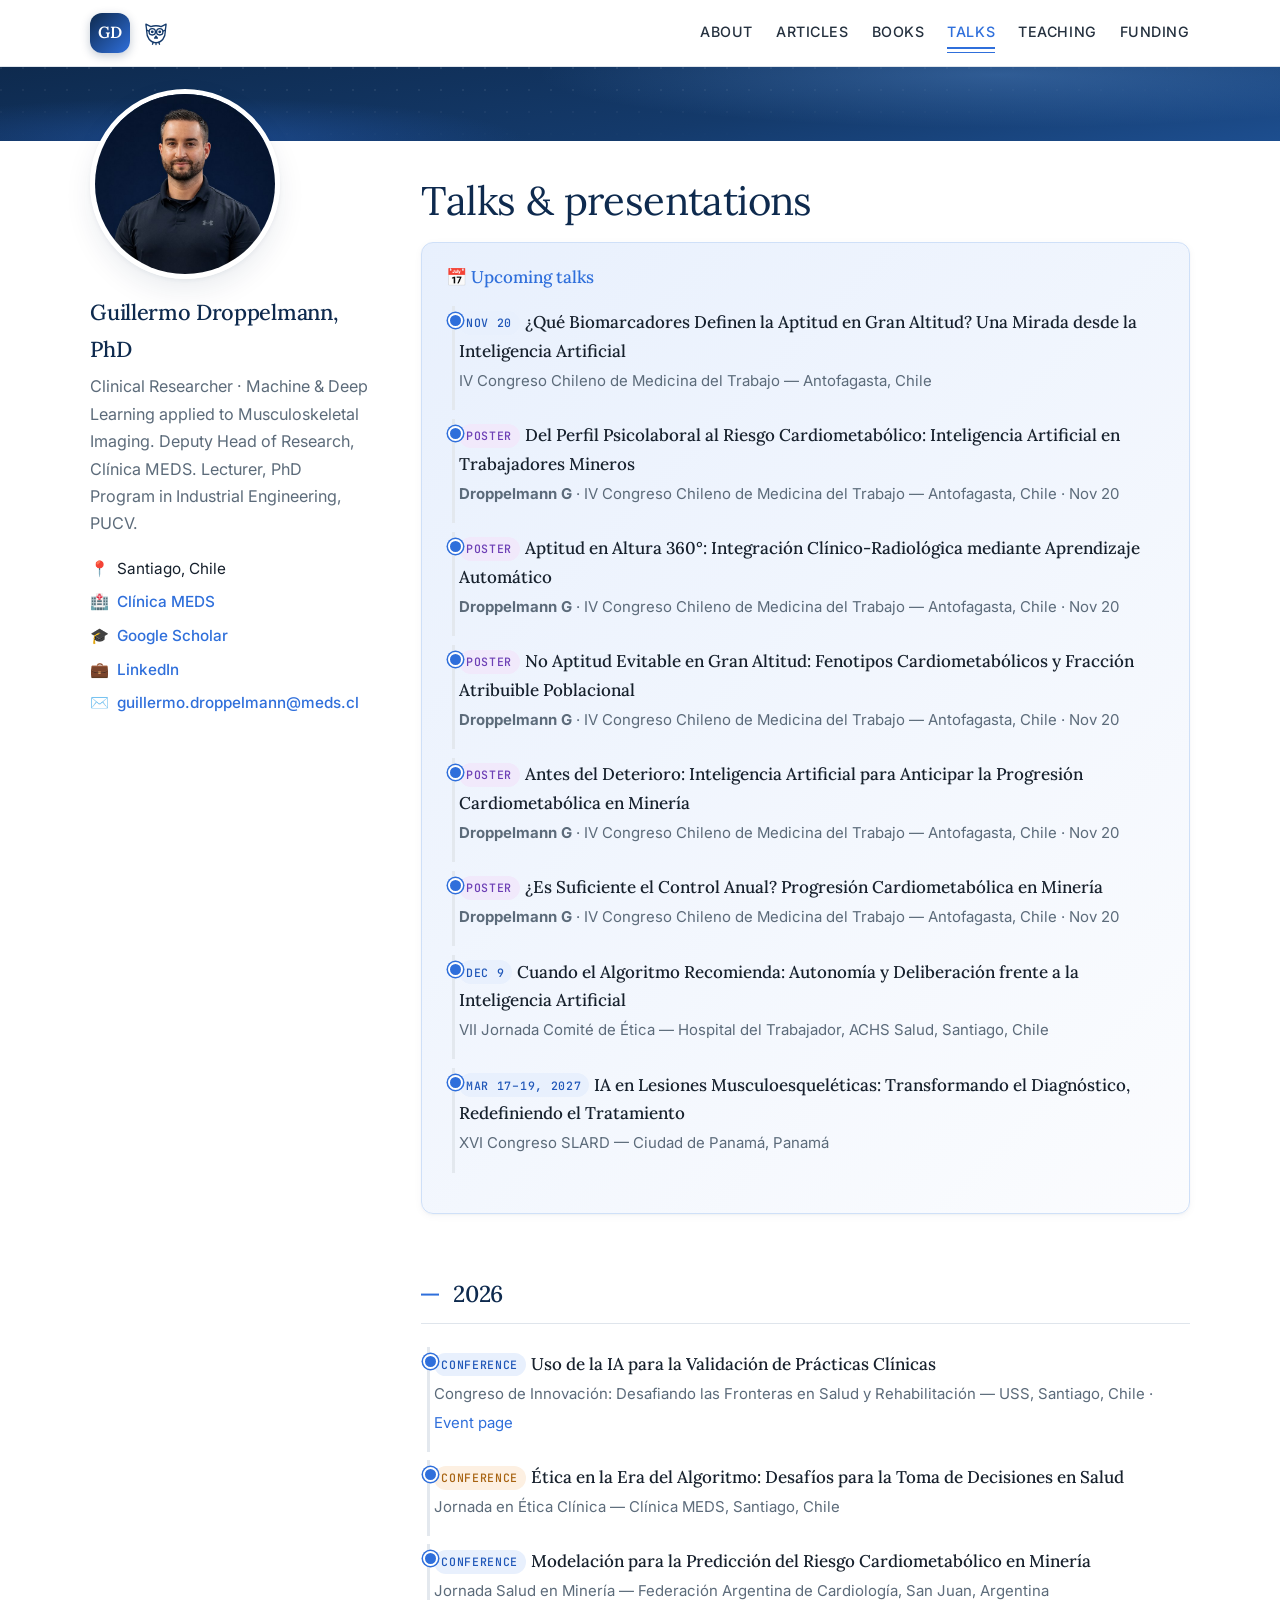
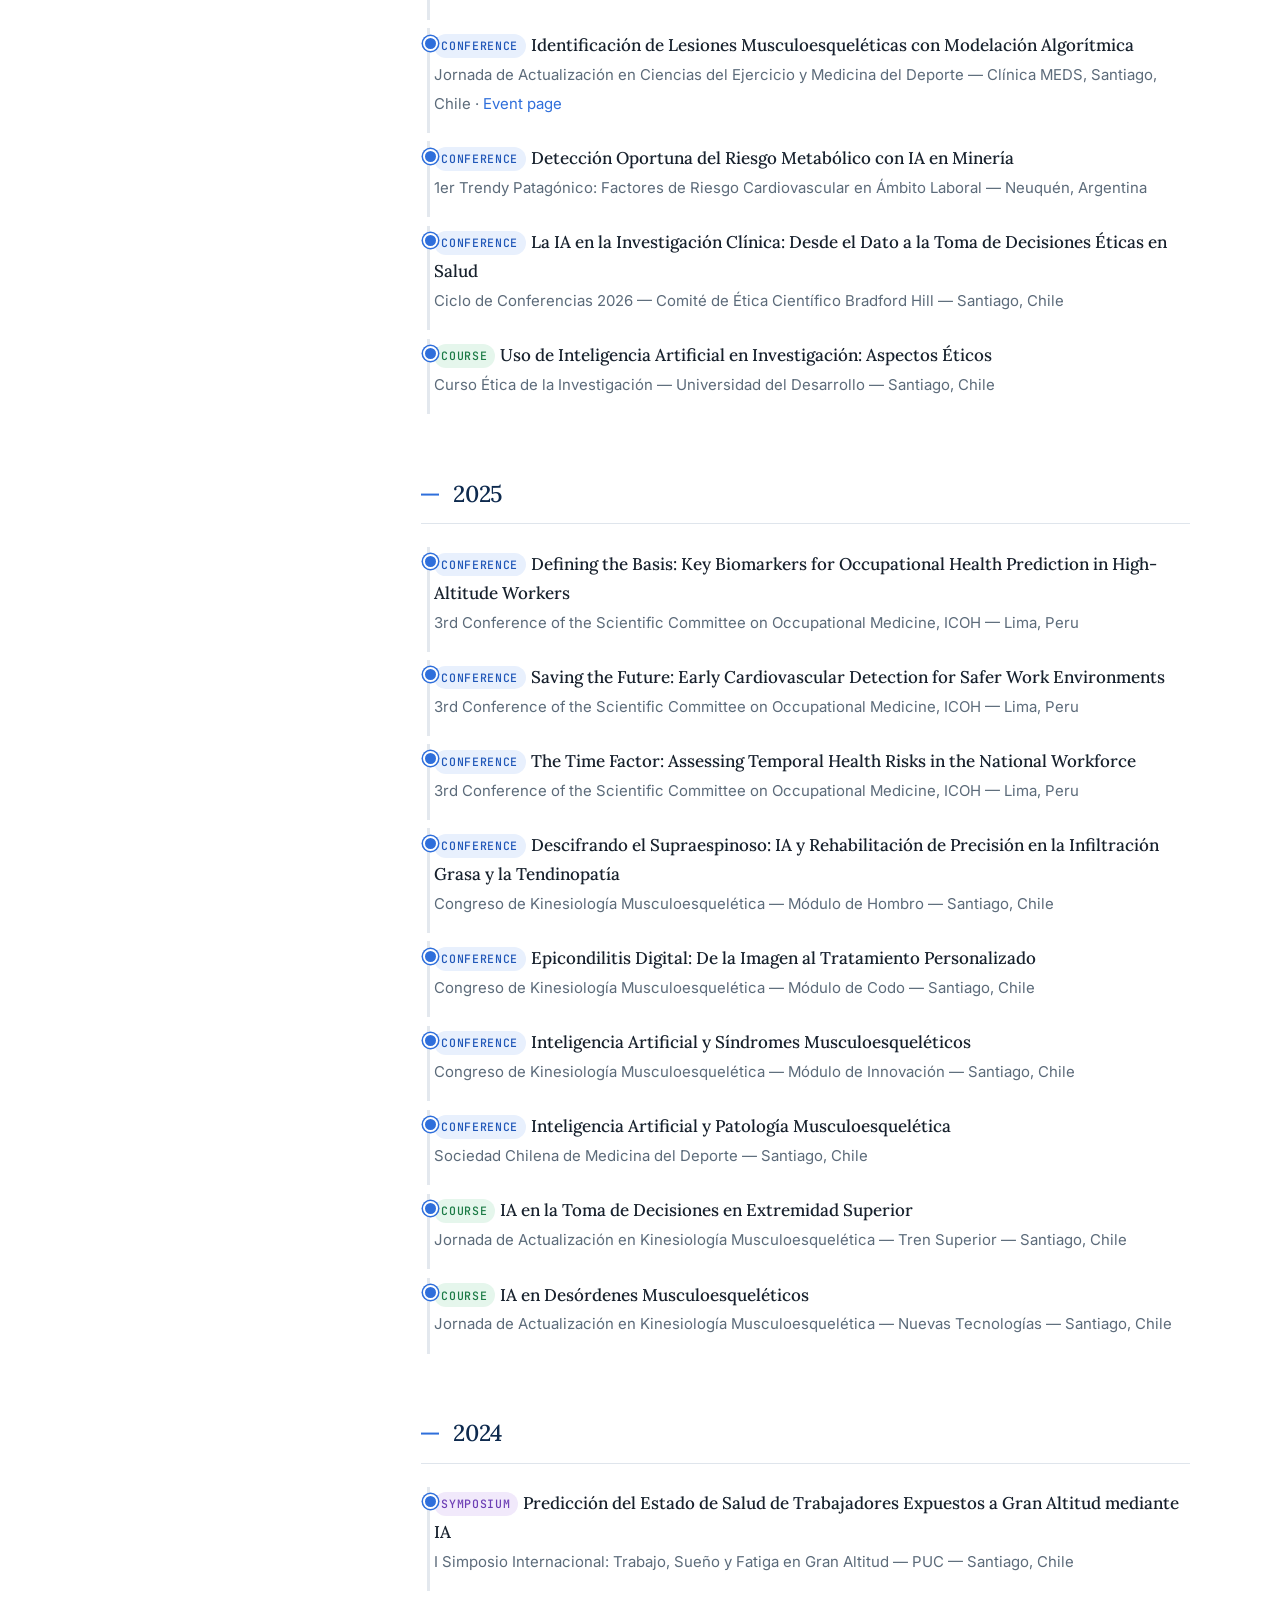
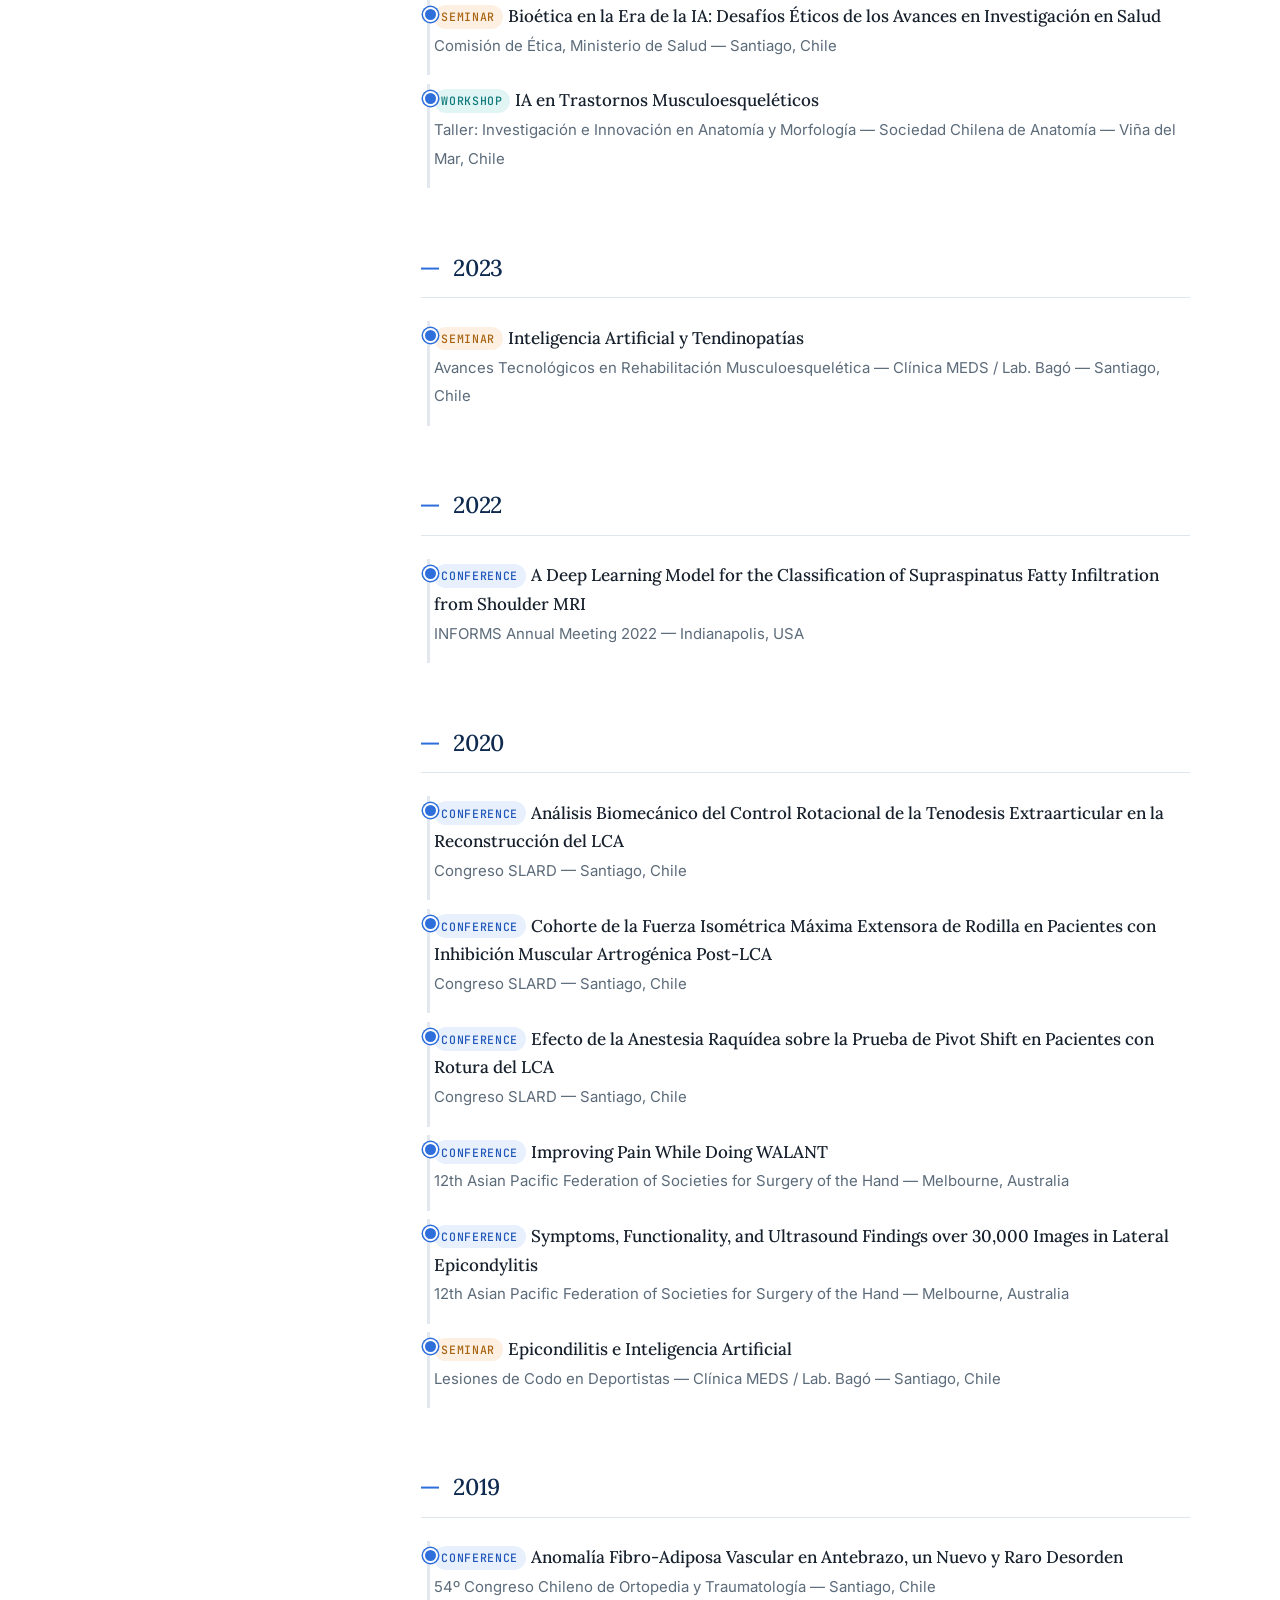
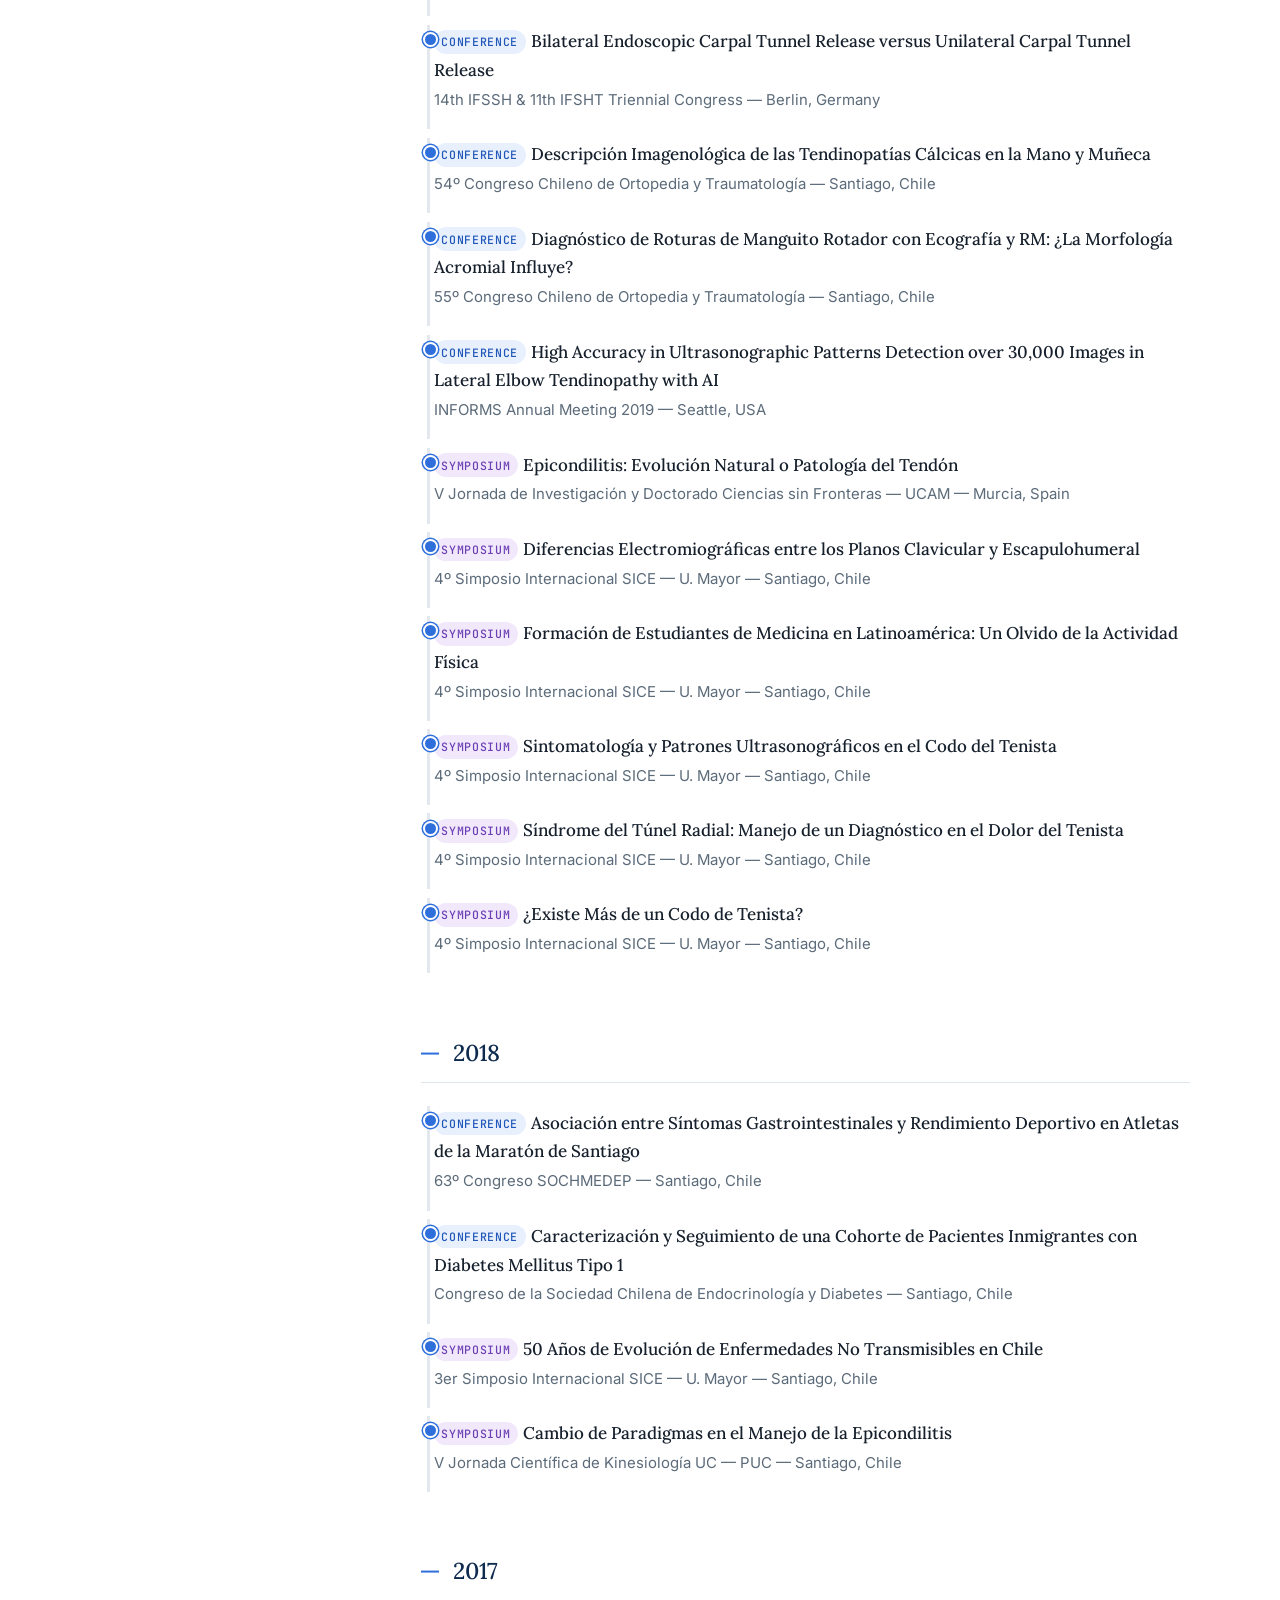
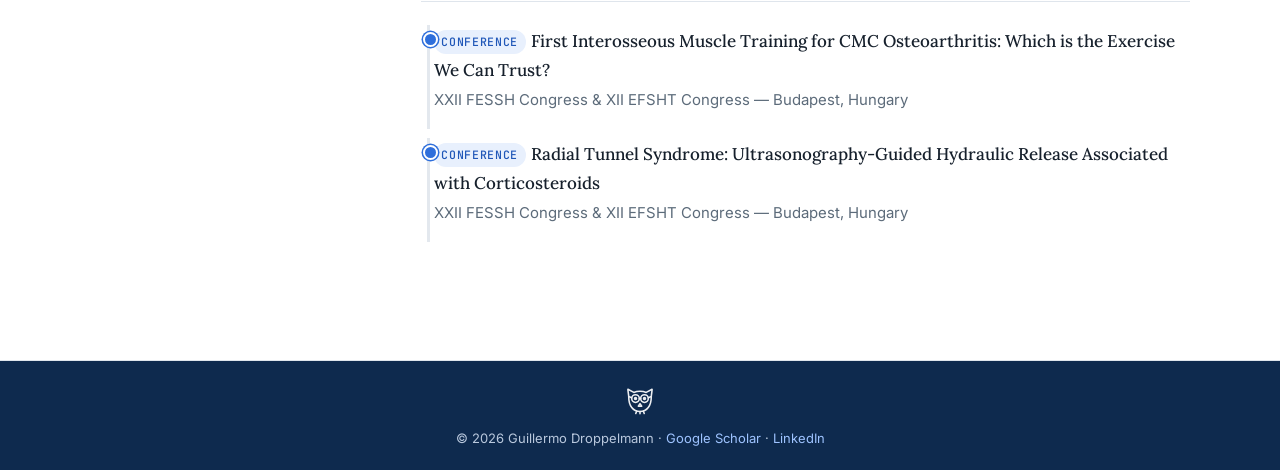
<file: talks.html>
<!DOCTYPE html>
<html lang="en">
<head>
<meta charset="utf-8">
<meta name="viewport" content="width=device-width, initial-scale=1.0">
<title>Talks — Guillermo Droppelmann, PhD</title>
<meta name="description" content="Upcoming and past talks by Guillermo Droppelmann: conferences, seminars and courses on AI in medical imaging and clinical research.">
<meta name="author" content="Guillermo Droppelmann">
<meta property="og:title" content="Talks — Guillermo Droppelmann, PhD">
<meta property="og:description" content="Upcoming and past talks by Guillermo Droppelmann: conferences, seminars and courses on AI in medical imaging and clinical research.">
<meta property="og:type" content="profile">
<meta property="og:url" content="https://guillermodroppelmann.github.io/talks.html">
<link rel="canonical" href="https://guillermodroppelmann.github.io/talks.html">
<meta property="og:image" content="https://guillermodroppelmann.github.io/images/profile.jpg">
<link rel="stylesheet" href="assets/style.css">

</head>
<body>
<header class="masthead">
  <div class="masthead-inner">
    <span class="brand"><a class="site-title" href="index.html" aria-label="Home">GD</a><svg class="owl owl-header" viewBox="0 0 64 64" fill="none" stroke="currentColor" stroke-width="2.8" stroke-linecap="round" stroke-linejoin="round" aria-hidden="true"><path d="M12 27c0-5-1.5-9.5-1.5-14L21 18.5C24.5 17 28 16.5 32 16.5s7.5.5 11 2L53.5 13C53.5 17.5 52 22 52 27c0 15-7.5 25.5-20 25.5S12 42 12 27z"/><circle cx="24" cy="29.5" r="6.8"/><circle cx="40" cy="29.5" r="6.8"/><path d="M30.8 29.5h2.4"/><path d="M17.2 28l-4.2-1.8M46.8 28l4.2-1.8"/><circle cx="24" cy="29.5" r="1.7" fill="currentColor"/><circle cx="40" cy="29.5" r="1.7" fill="currentColor"/><path d="M32 38.5l-3 4.5h6z"/><path d="M26 52l-1.5 4M32 52.5v4M38 52l1.5 4"/></svg></span>
    <nav>
      <a href="index.html">About</a>
      <a href="publications.html">Articles</a>
      <a href="books.html">Books</a>
      <a href="talks.html" class="active">Talks</a>
      <a href="teaching.html">Teaching</a>
      <a href="advisory.html">Funding</a>
    </nav>
  </div>
</header>
<div class="hero-band"></div>
<div class="layout">
<aside class="sidebar">
  <img src="images/profile.jpg" alt="Guillermo Droppelmann, PhD" class="avatar"
       onerror="this.style.display='none';document.getElementById('avatar-fallback').style.display='flex';">
  <div id="avatar-fallback" class="avatar-fallback" style="display:none;">GD</div>
  <h2 class="author-name">Guillermo Droppelmann, PhD</h2>
  <p class="author-bio">Clinical Researcher · Machine &amp; Deep Learning applied to Musculoskeletal Imaging. Deputy Head of Research, Clínica MEDS. Lecturer, PhD Program in Industrial Engineering, PUCV.</p>
  <ul class="author-links">
    <li>📍 <span>Santiago, Chile</span></li>
    <li>🏥 <a href="https://www.meds.cl/especialistas/guillermo-droppelmann/" target="_blank" rel="noopener">Clínica MEDS</a></li>
    <li>🎓 <a href="https://scholar.google.com/citations?user=iH3HgpwAAAAJ&hl=en" target="_blank" rel="noopener">Google Scholar</a></li>
    <li>💼 <a href="https://www.linkedin.com/in/guillermo-droppelmann-3b06b7385/" target="_blank" rel="noopener">LinkedIn</a></li>
    <li>✉️ <a href="mailto:guillermo.droppelmann@meds.cl">guillermo.droppelmann@meds.cl</a></li>
  </ul>
</aside>
<main class="content">

<h1>Talks &amp; presentations</h1>

<div class="upcoming-box">
<h3 style="margin-top:0;">📅 Upcoming talks</h3>
<ul class="talk-list" style="margin-top:.8em;">
<li class="talk"><span class="talk-type tt-conference">Nov 20</span><span class="talk-title">¿Qué Biomarcadores Definen la Aptitud en Gran Altitud? Una Mirada desde la Inteligencia Artificial</span><br>
<span class="talk-meta">IV Congreso Chileno de Medicina del Trabajo — Antofagasta, Chile</span></li>
<li class="talk"><span class="talk-type tt-poster">Poster</span><span class="talk-title">Del Perfil Psicolaboral al Riesgo Cardiometabólico: Inteligencia Artificial en Trabajadores Mineros</span><br>
<span class="talk-meta"><strong>Droppelmann G</strong> · IV Congreso Chileno de Medicina del Trabajo — Antofagasta, Chile · Nov 20</span></li>
<li class="talk"><span class="talk-type tt-poster">Poster</span><span class="talk-title">Aptitud en Altura 360°: Integración Clínico-Radiológica mediante Aprendizaje Automático</span><br>
<span class="talk-meta"><strong>Droppelmann G</strong> · IV Congreso Chileno de Medicina del Trabajo — Antofagasta, Chile · Nov 20</span></li>
<li class="talk"><span class="talk-type tt-poster">Poster</span><span class="talk-title">No Aptitud Evitable en Gran Altitud: Fenotipos Cardiometabólicos y Fracción Atribuible Poblacional</span><br>
<span class="talk-meta"><strong>Droppelmann G</strong> · IV Congreso Chileno de Medicina del Trabajo — Antofagasta, Chile · Nov 20</span></li>
<li class="talk"><span class="talk-type tt-poster">Poster</span><span class="talk-title">Antes del Deterioro: Inteligencia Artificial para Anticipar la Progresión Cardiometabólica en Minería</span><br>
<span class="talk-meta"><strong>Droppelmann G</strong> · IV Congreso Chileno de Medicina del Trabajo — Antofagasta, Chile · Nov 20</span></li>
<li class="talk"><span class="talk-type tt-poster">Poster</span><span class="talk-title">¿Es Suficiente el Control Anual? Progresión Cardiometabólica en Minería</span><br>
<span class="talk-meta"><strong>Droppelmann G</strong> · IV Congreso Chileno de Medicina del Trabajo — Antofagasta, Chile · Nov 20</span></li>
<li class="talk"><span class="talk-type tt-conference">Dec 9</span><span class="talk-title">Cuando el Algoritmo Recomienda: Autonomía y Deliberación frente a la Inteligencia Artificial</span><br>
<span class="talk-meta">VII Jornada Comité de Ética — Hospital del Trabajador, ACHS Salud, Santiago, Chile</span></li>
<li class="talk"><span class="talk-type tt-conference">Mar 17–19, 2027</span><span class="talk-title">IA en Lesiones Musculoesqueléticas: Transformando el Diagnóstico, Redefiniendo el Tratamiento</span><br>
<span class="talk-meta">XVI Congreso SLARD — Ciudad de Panamá, Panamá</span></li>
</ul>
</div>

<h2 class="talk-year">2026</h2>
<ul class="talk-list">
<li class="talk"><span class="talk-type tt-conference">Conference</span><span class="talk-title">Uso de la IA para la Validación de Prácticas Clínicas</span><br>
<span class="talk-meta">Congreso de Innovación: Desafiando las Fronteras en Salud y Rehabilitación — USS, Santiago, Chile · <a href="https://www.uss.cl/congreso-innovacion-rehabilitacion" target="_blank" rel="noopener">Event page</a></span></li>
<li class="talk"><span class="talk-type tt-seminar">Conference</span><span class="talk-title">Ética en la Era del Algoritmo: Desafíos para la Toma de Decisiones en Salud</span><br>
<span class="talk-meta">Jornada en Ética Clínica — Clínica MEDS, Santiago, Chile</span></li>
<li class="talk"><span class="talk-type tt-conference">Conference</span><span class="talk-title">Modelación para la Predicción del Riesgo Cardiometabólico en Minería</span><br>
<span class="talk-meta">Jornada Salud en Minería — Federación Argentina de Cardiología, San Juan, Argentina</span></li>
<li class="talk"><span class="talk-type tt-conference">Conference</span><span class="talk-title">Identificación de Lesiones Musculoesqueléticas con Modelación Algorítmica</span><br>
<span class="talk-meta">Jornada de Actualización en Ciencias del Ejercicio y Medicina del Deporte — Clínica MEDS, Santiago, Chile · <a href="https://www.meds.cl/jornada-de-actualizacion-en-ciencias-del-ejercicio-y-medicina-del-deporte-2026/" target="_blank" rel="noopener">Event page</a></span></li>
<li class="talk"><span class="talk-type tt-conference">Conference</span><span class="talk-title">Detección Oportuna del Riesgo Metabólico con IA en Minería</span><br>
<span class="talk-meta">1er Trendy Patagónico: Factores de Riesgo Cardiovascular en Ámbito Laboral — Neuquén, Argentina</span></li>
<li class="talk"><span class="talk-type tt-conference">Conference</span><span class="talk-title">La IA en la Investigación Clínica: Desde el Dato a la Toma de Decisiones Éticas en Salud</span><br>
<span class="talk-meta">Ciclo de Conferencias 2026 — Comité de Ética Científico Bradford Hill — Santiago, Chile</span></li>
<li class="talk"><span class="talk-type tt-course">Course</span><span class="talk-title">Uso de Inteligencia Artificial en Investigación: Aspectos Éticos</span><br>
<span class="talk-meta">Curso Ética de la Investigación — Universidad del Desarrollo — Santiago, Chile</span></li>
</ul>
<h2 class="talk-year">2025</h2>
<ul class="talk-list">
<li class="talk"><span class="talk-type tt-conference">Conference</span><span class="talk-title">Defining the Basis: Key Biomarkers for Occupational Health Prediction in High-Altitude Workers</span><br>
<span class="talk-meta">3rd Conference of the Scientific Committee on Occupational Medicine, ICOH — Lima, Peru</span></li>
<li class="talk"><span class="talk-type tt-conference">Conference</span><span class="talk-title">Saving the Future: Early Cardiovascular Detection for Safer Work Environments</span><br>
<span class="talk-meta">3rd Conference of the Scientific Committee on Occupational Medicine, ICOH — Lima, Peru</span></li>
<li class="talk"><span class="talk-type tt-conference">Conference</span><span class="talk-title">The Time Factor: Assessing Temporal Health Risks in the National Workforce</span><br>
<span class="talk-meta">3rd Conference of the Scientific Committee on Occupational Medicine, ICOH — Lima, Peru</span></li>
<li class="talk"><span class="talk-type tt-conference">Conference</span><span class="talk-title">Descifrando el Supraespinoso: IA y Rehabilitación de Precisión en la Infiltración Grasa y la Tendinopatía</span><br>
<span class="talk-meta">Congreso de Kinesiología Musculoesquelética — Módulo de Hombro — Santiago, Chile</span></li>
<li class="talk"><span class="talk-type tt-conference">Conference</span><span class="talk-title">Epicondilitis Digital: De la Imagen al Tratamiento Personalizado</span><br>
<span class="talk-meta">Congreso de Kinesiología Musculoesquelética — Módulo de Codo — Santiago, Chile</span></li>
<li class="talk"><span class="talk-type tt-conference">Conference</span><span class="talk-title">Inteligencia Artificial y Síndromes Musculoesqueléticos</span><br>
<span class="talk-meta">Congreso de Kinesiología Musculoesquelética — Módulo de Innovación — Santiago, Chile</span></li>
<li class="talk"><span class="talk-type tt-conference">Conference</span><span class="talk-title">Inteligencia Artificial y Patología Musculoesquelética</span><br>
<span class="talk-meta">Sociedad Chilena de Medicina del Deporte — Santiago, Chile</span></li>
<li class="talk"><span class="talk-type tt-course">Course</span><span class="talk-title">IA en la Toma de Decisiones en Extremidad Superior</span><br>
<span class="talk-meta">Jornada de Actualización en Kinesiología Musculoesquelética — Tren Superior — Santiago, Chile</span></li>
<li class="talk"><span class="talk-type tt-course">Course</span><span class="talk-title">IA en Desórdenes Musculoesqueléticos</span><br>
<span class="talk-meta">Jornada de Actualización en Kinesiología Musculoesquelética — Nuevas Tecnologías — Santiago, Chile</span></li>
</ul>
<h2 class="talk-year">2024</h2>
<ul class="talk-list">
<li class="talk"><span class="talk-type tt-symposium">Symposium</span><span class="talk-title">Predicción del Estado de Salud de Trabajadores Expuestos a Gran Altitud mediante IA</span><br>
<span class="talk-meta">I Simposio Internacional: Trabajo, Sueño y Fatiga en Gran Altitud — PUC — Santiago, Chile</span></li>
<li class="talk"><span class="talk-type tt-seminar">Seminar</span><span class="talk-title">Bioética en la Era de la IA: Desafíos Éticos de los Avances en Investigación en Salud</span><br>
<span class="talk-meta">Comisión de Ética, Ministerio de Salud — Santiago, Chile</span></li>
<li class="talk"><span class="talk-type tt-workshop">Workshop</span><span class="talk-title">IA en Trastornos Musculoesqueléticos</span><br>
<span class="talk-meta">Taller: Investigación e Innovación en Anatomía y Morfología — Sociedad Chilena de Anatomía — Viña del Mar, Chile</span></li>
</ul>
<h2 class="talk-year">2023</h2>
<ul class="talk-list">
<li class="talk"><span class="talk-type tt-seminar">Seminar</span><span class="talk-title">Inteligencia Artificial y Tendinopatías</span><br>
<span class="talk-meta">Avances Tecnológicos en Rehabilitación Musculoesquelética — Clínica MEDS / Lab. Bagó — Santiago, Chile</span></li>
</ul>
<h2 class="talk-year">2022</h2>
<ul class="talk-list">
<li class="talk"><span class="talk-type tt-conference">Conference</span><span class="talk-title">A Deep Learning Model for the Classification of Supraspinatus Fatty Infiltration from Shoulder MRI</span><br>
<span class="talk-meta">INFORMS Annual Meeting 2022 — Indianapolis, USA</span></li>
</ul>
<h2 class="talk-year">2020</h2>
<ul class="talk-list">
<li class="talk"><span class="talk-type tt-conference">Conference</span><span class="talk-title">Análisis Biomecánico del Control Rotacional de la Tenodesis Extraarticular en la Reconstrucción del LCA</span><br>
<span class="talk-meta">Congreso SLARD — Santiago, Chile</span></li>
<li class="talk"><span class="talk-type tt-conference">Conference</span><span class="talk-title">Cohorte de la Fuerza Isométrica Máxima Extensora de Rodilla en Pacientes con Inhibición Muscular Artrogénica Post-LCA</span><br>
<span class="talk-meta">Congreso SLARD — Santiago, Chile</span></li>
<li class="talk"><span class="talk-type tt-conference">Conference</span><span class="talk-title">Efecto de la Anestesia Raquídea sobre la Prueba de Pivot Shift en Pacientes con Rotura del LCA</span><br>
<span class="talk-meta">Congreso SLARD — Santiago, Chile</span></li>
<li class="talk"><span class="talk-type tt-conference">Conference</span><span class="talk-title">Improving Pain While Doing WALANT</span><br>
<span class="talk-meta">12th Asian Pacific Federation of Societies for Surgery of the Hand — Melbourne, Australia</span></li>
<li class="talk"><span class="talk-type tt-conference">Conference</span><span class="talk-title">Symptoms, Functionality, and Ultrasound Findings over 30,000 Images in Lateral Epicondylitis</span><br>
<span class="talk-meta">12th Asian Pacific Federation of Societies for Surgery of the Hand — Melbourne, Australia</span></li>
<li class="talk"><span class="talk-type tt-seminar">Seminar</span><span class="talk-title">Epicondilitis e Inteligencia Artificial</span><br>
<span class="talk-meta">Lesiones de Codo en Deportistas — Clínica MEDS / Lab. Bagó — Santiago, Chile</span></li>
</ul>
<h2 class="talk-year">2019</h2>
<ul class="talk-list">
<li class="talk"><span class="talk-type tt-conference">Conference</span><span class="talk-title">Anomalía Fibro-Adiposa Vascular en Antebrazo, un Nuevo y Raro Desorden</span><br>
<span class="talk-meta">54º Congreso Chileno de Ortopedia y Traumatología — Santiago, Chile</span></li>
<li class="talk"><span class="talk-type tt-conference">Conference</span><span class="talk-title">Bilateral Endoscopic Carpal Tunnel Release versus Unilateral Carpal Tunnel Release</span><br>
<span class="talk-meta">14th IFSSH & 11th IFSHT Triennial Congress — Berlin, Germany</span></li>
<li class="talk"><span class="talk-type tt-conference">Conference</span><span class="talk-title">Descripción Imagenológica de las Tendinopatías Cálcicas en la Mano y Muñeca</span><br>
<span class="talk-meta">54º Congreso Chileno de Ortopedia y Traumatología — Santiago, Chile</span></li>
<li class="talk"><span class="talk-type tt-conference">Conference</span><span class="talk-title">Diagnóstico de Roturas de Manguito Rotador con Ecografía y RM: ¿La Morfología Acromial Influye?</span><br>
<span class="talk-meta">55º Congreso Chileno de Ortopedia y Traumatología — Santiago, Chile</span></li>
<li class="talk"><span class="talk-type tt-conference">Conference</span><span class="talk-title">High Accuracy in Ultrasonographic Patterns Detection over 30,000 Images in Lateral Elbow Tendinopathy with AI</span><br>
<span class="talk-meta">INFORMS Annual Meeting 2019 — Seattle, USA</span></li>
<li class="talk"><span class="talk-type tt-symposium">Symposium</span><span class="talk-title">Epicondilitis: Evolución Natural o Patología del Tendón</span><br>
<span class="talk-meta">V Jornada de Investigación y Doctorado Ciencias sin Fronteras — UCAM — Murcia, Spain</span></li>
<li class="talk"><span class="talk-type tt-symposium">Symposium</span><span class="talk-title">Diferencias Electromiográficas entre los Planos Clavicular y Escapulohumeral</span><br>
<span class="talk-meta">4º Simposio Internacional SICE — U. Mayor — Santiago, Chile</span></li>
<li class="talk"><span class="talk-type tt-symposium">Symposium</span><span class="talk-title">Formación de Estudiantes de Medicina en Latinoamérica: Un Olvido de la Actividad Física</span><br>
<span class="talk-meta">4º Simposio Internacional SICE — U. Mayor — Santiago, Chile</span></li>
<li class="talk"><span class="talk-type tt-symposium">Symposium</span><span class="talk-title">Sintomatología y Patrones Ultrasonográficos en el Codo del Tenista</span><br>
<span class="talk-meta">4º Simposio Internacional SICE — U. Mayor — Santiago, Chile</span></li>
<li class="talk"><span class="talk-type tt-symposium">Symposium</span><span class="talk-title">Síndrome del Túnel Radial: Manejo de un Diagnóstico en el Dolor del Tenista</span><br>
<span class="talk-meta">4º Simposio Internacional SICE — U. Mayor — Santiago, Chile</span></li>
<li class="talk"><span class="talk-type tt-symposium">Symposium</span><span class="talk-title">¿Existe Más de un Codo de Tenista?</span><br>
<span class="talk-meta">4º Simposio Internacional SICE — U. Mayor — Santiago, Chile</span></li>
</ul>
<h2 class="talk-year">2018</h2>
<ul class="talk-list">
<li class="talk"><span class="talk-type tt-conference">Conference</span><span class="talk-title">Asociación entre Síntomas Gastrointestinales y Rendimiento Deportivo en Atletas de la Maratón de Santiago</span><br>
<span class="talk-meta">63º Congreso SOCHMEDEP — Santiago, Chile</span></li>
<li class="talk"><span class="talk-type tt-conference">Conference</span><span class="talk-title">Caracterización y Seguimiento de una Cohorte de Pacientes Inmigrantes con Diabetes Mellitus Tipo 1</span><br>
<span class="talk-meta">Congreso de la Sociedad Chilena de Endocrinología y Diabetes — Santiago, Chile</span></li>
<li class="talk"><span class="talk-type tt-symposium">Symposium</span><span class="talk-title">50 Años de Evolución de Enfermedades No Transmisibles en Chile</span><br>
<span class="talk-meta">3er Simposio Internacional SICE — U. Mayor — Santiago, Chile</span></li>
<li class="talk"><span class="talk-type tt-symposium">Symposium</span><span class="talk-title">Cambio de Paradigmas en el Manejo de la Epicondilitis</span><br>
<span class="talk-meta">V Jornada Científica de Kinesiología UC — PUC — Santiago, Chile</span></li>
</ul>
<h2 class="talk-year">2017</h2>
<ul class="talk-list">
<li class="talk"><span class="talk-type tt-conference">Conference</span><span class="talk-title">First Interosseous Muscle Training for CMC Osteoarthritis: Which is the Exercise We Can Trust?</span><br>
<span class="talk-meta">XXII FESSH Congress & XII EFSHT Congress — Budapest, Hungary</span></li>
<li class="talk"><span class="talk-type tt-conference">Conference</span><span class="talk-title">Radial Tunnel Syndrome: Ultrasonography-Guided Hydraulic Release Associated with Corticosteroids</span><br>
<span class="talk-meta">XXII FESSH Congress & XII EFSHT Congress — Budapest, Hungary</span></li>
</ul>


</main>
</div>
<footer class="site-footer">
  <div class="footer-owl"><svg class="owl owl-footer" viewBox="0 0 64 64" fill="none" stroke="currentColor" stroke-width="2.8" stroke-linecap="round" stroke-linejoin="round" aria-hidden="true"><path d="M12 27c0-5-1.5-9.5-1.5-14L21 18.5C24.5 17 28 16.5 32 16.5s7.5.5 11 2L53.5 13C53.5 17.5 52 22 52 27c0 15-7.5 25.5-20 25.5S12 42 12 27z"/><circle cx="24" cy="29.5" r="6.8"/><circle cx="40" cy="29.5" r="6.8"/><path d="M30.8 29.5h2.4"/><path d="M17.2 28l-4.2-1.8M46.8 28l4.2-1.8"/><circle cx="24" cy="29.5" r="1.7" fill="currentColor"/><circle cx="40" cy="29.5" r="1.7" fill="currentColor"/><path d="M32 38.5l-3 4.5h6z"/><path d="M26 52l-1.5 4M32 52.5v4M38 52l1.5 4"/></svg></div>
  <p>© 2026 Guillermo Droppelmann · <a href="https://scholar.google.com/citations?user=iH3HgpwAAAAJ&hl=en" target="_blank" rel="noopener">Google Scholar</a> · <a href="https://www.linkedin.com/in/guillermo-droppelmann-3b06b7385/" target="_blank" rel="noopener">LinkedIn</a></p>
</footer>
<script>
document.addEventListener('click', function(e){
  var b = e.target.closest('.btn-cite');
  if(!b) return;
  navigator.clipboard.writeText(b.dataset.cite).then(function(){
    var t = b.textContent; b.textContent = '✓ Copied';
    setTimeout(function(){ b.textContent = t; }, 1600);
  });
});
</script>
<script defer src="assets/site.js"></script>
</body>
</html>
</file>
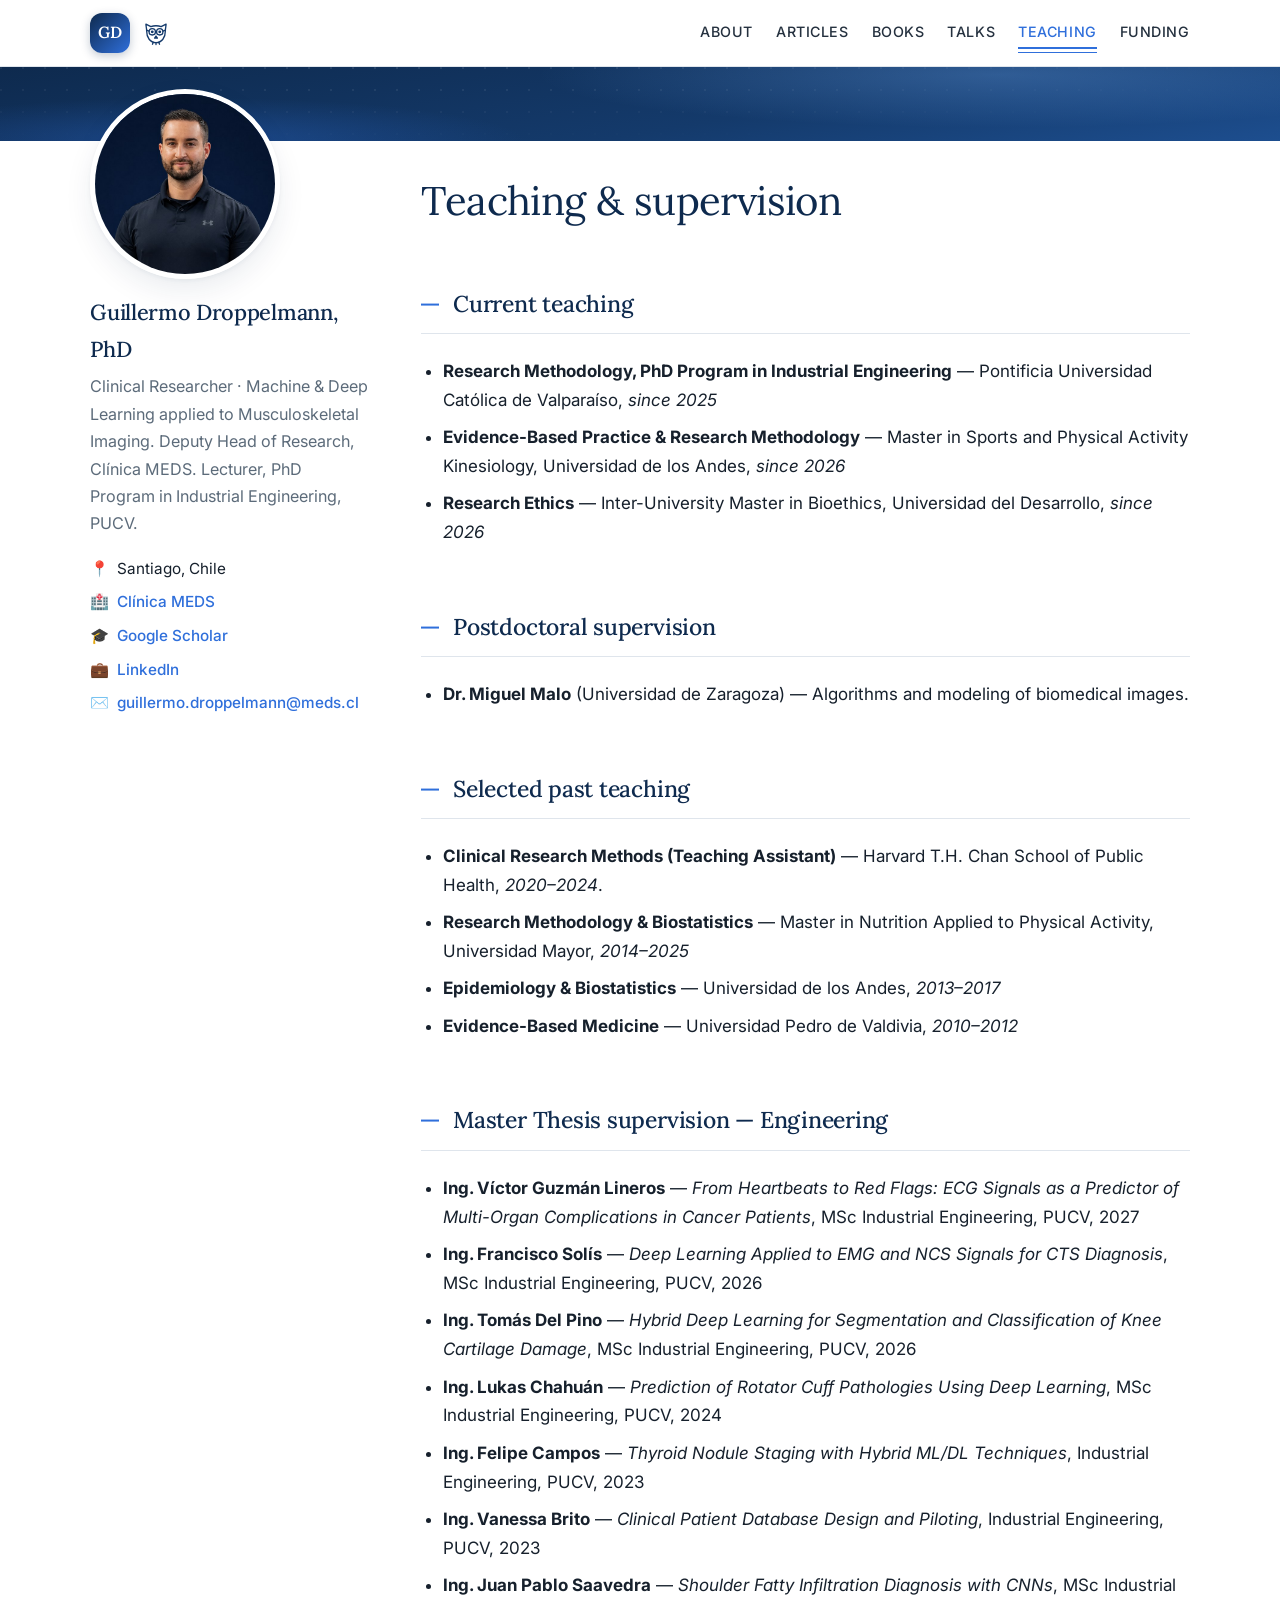
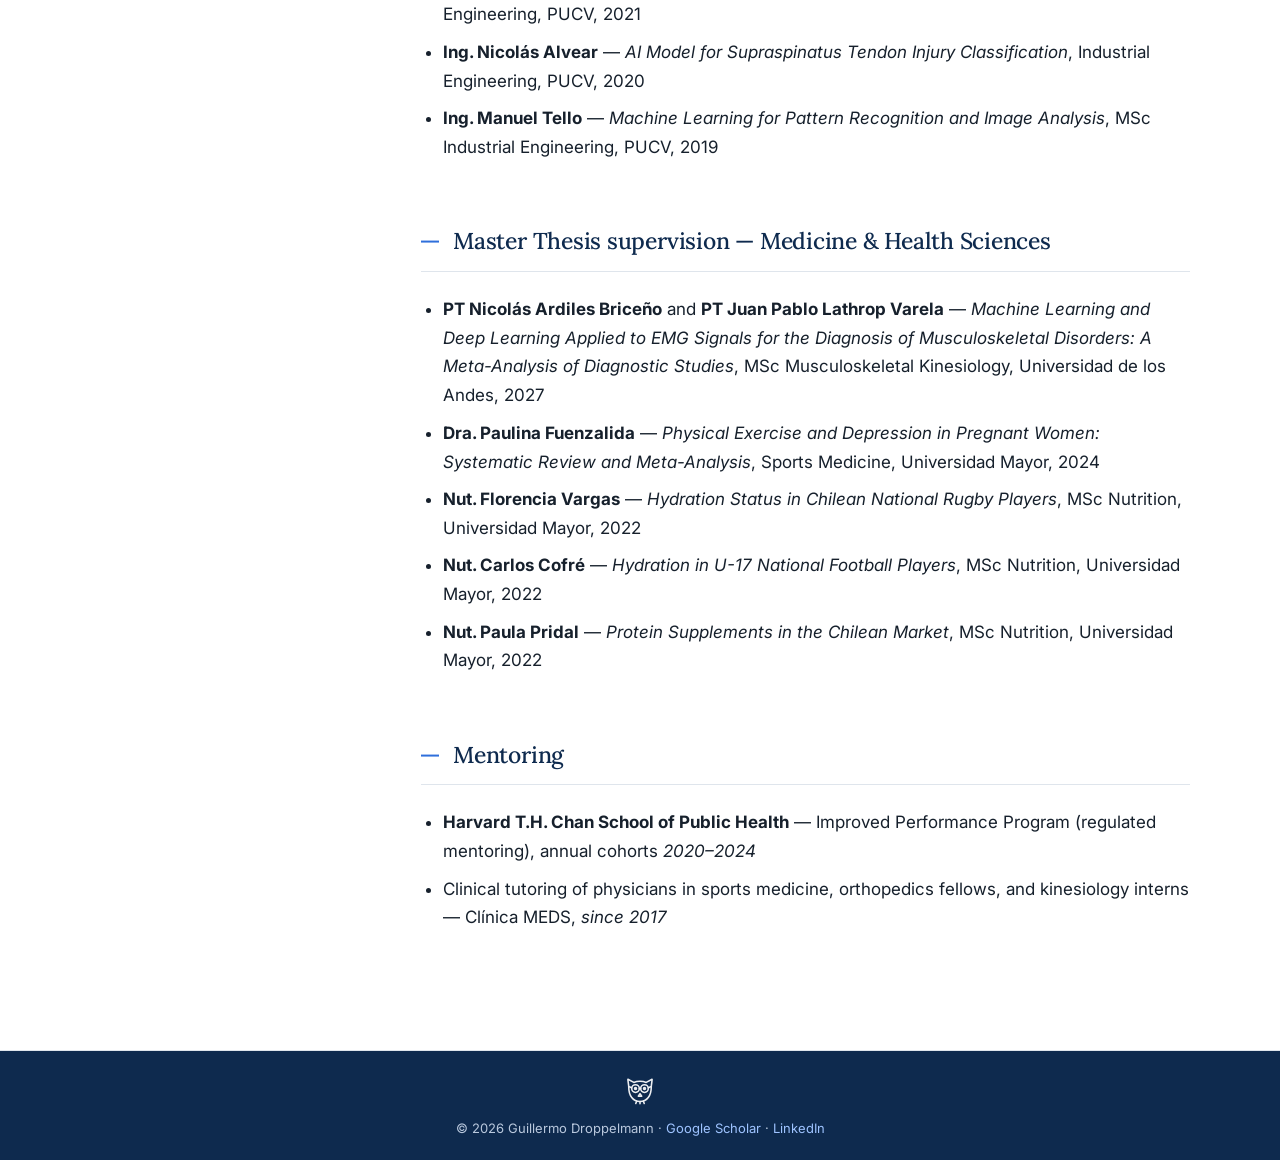
<file: teaching.html>
<!DOCTYPE html>
<html lang="en">
<head>
<meta charset="utf-8">
<meta name="viewport" content="width=device-width, initial-scale=1.0">
<title>Teaching — Guillermo Droppelmann, PhD</title>
<meta name="description" content="Teaching, thesis supervision and mentoring by Guillermo Droppelmann: Harvard, PUCV, Universidad Mayor, Universidad de los Andes.">
<meta name="author" content="Guillermo Droppelmann">
<meta property="og:title" content="Teaching — Guillermo Droppelmann, PhD">
<meta property="og:description" content="Teaching, thesis supervision and mentoring by Guillermo Droppelmann: Harvard, PUCV, Universidad Mayor, Universidad de los Andes.">
<meta property="og:type" content="profile">
<meta property="og:url" content="https://guillermodroppelmann.github.io/teaching.html">
<link rel="canonical" href="https://guillermodroppelmann.github.io/teaching.html">
<meta property="og:image" content="https://guillermodroppelmann.github.io/images/profile.jpg">
<link rel="stylesheet" href="assets/style.css">

</head>
<body>
<header class="masthead">
  <div class="masthead-inner">
    <span class="brand"><a class="site-title" href="index.html" aria-label="Home">GD</a><svg class="owl owl-header" viewBox="0 0 64 64" fill="none" stroke="currentColor" stroke-width="2.8" stroke-linecap="round" stroke-linejoin="round" aria-hidden="true"><path d="M12 27c0-5-1.5-9.5-1.5-14L21 18.5C24.5 17 28 16.5 32 16.5s7.5.5 11 2L53.5 13C53.5 17.5 52 22 52 27c0 15-7.5 25.5-20 25.5S12 42 12 27z"/><circle cx="24" cy="29.5" r="6.8"/><circle cx="40" cy="29.5" r="6.8"/><path d="M30.8 29.5h2.4"/><path d="M17.2 28l-4.2-1.8M46.8 28l4.2-1.8"/><circle cx="24" cy="29.5" r="1.7" fill="currentColor"/><circle cx="40" cy="29.5" r="1.7" fill="currentColor"/><path d="M32 38.5l-3 4.5h6z"/><path d="M26 52l-1.5 4M32 52.5v4M38 52l1.5 4"/></svg></span>
    <nav>
      <a href="index.html">About</a>
      <a href="publications.html">Articles</a>
      <a href="books.html">Books</a>
      <a href="talks.html">Talks</a>
      <a href="teaching.html" class="active">Teaching</a>
      <a href="advisory.html">Funding</a>
    </nav>
  </div>
</header>
<div class="hero-band"></div>
<div class="layout">
<aside class="sidebar">
  <img src="images/profile.jpg" alt="Guillermo Droppelmann, PhD" class="avatar"
       onerror="this.style.display='none';document.getElementById('avatar-fallback').style.display='flex';">
  <div id="avatar-fallback" class="avatar-fallback" style="display:none;">GD</div>
  <h2 class="author-name">Guillermo Droppelmann, PhD</h2>
  <p class="author-bio">Clinical Researcher · Machine &amp; Deep Learning applied to Musculoskeletal Imaging. Deputy Head of Research, Clínica MEDS. Lecturer, PhD Program in Industrial Engineering, PUCV.</p>
  <ul class="author-links">
    <li>📍 <span>Santiago, Chile</span></li>
    <li>🏥 <a href="https://www.meds.cl/especialistas/guillermo-droppelmann/" target="_blank" rel="noopener">Clínica MEDS</a></li>
    <li>🎓 <a href="https://scholar.google.com/citations?user=iH3HgpwAAAAJ&hl=en" target="_blank" rel="noopener">Google Scholar</a></li>
    <li>💼 <a href="https://www.linkedin.com/in/guillermo-droppelmann-3b06b7385/" target="_blank" rel="noopener">LinkedIn</a></li>
    <li>✉️ <a href="mailto:guillermo.droppelmann@meds.cl">guillermo.droppelmann@meds.cl</a></li>
  </ul>
</aside>
<main class="content">

<h1>Teaching &amp; supervision</h1>

<h2>Current teaching</h2>

<ul>
<li><strong>Research Methodology, PhD Program in Industrial Engineering</strong> — Pontificia Universidad Católica de Valparaíso, <em>since 2025</em></li>
<li><strong>Evidence-Based Practice &amp; Research Methodology</strong> — Master in Sports and Physical Activity Kinesiology, Universidad de los Andes, <em>since 2026</em></li>
<li><strong>Research Ethics</strong> — Inter-University Master in Bioethics, Universidad del Desarrollo, <em>since 2026</em></li>
</ul>

<h2>Postdoctoral supervision</h2>

<ul>
<li><strong>Dr. Miguel Malo</strong> (Universidad de Zaragoza) — Algorithms and modeling of biomedical images.</li>
</ul>

<h2>Selected past teaching</h2>

<ul>
<li><strong>Clinical Research Methods (Teaching Assistant)</strong> — Harvard T.H. Chan School of Public Health, <em>2020–2024</em>.</li>
<li><strong>Research Methodology &amp; Biostatistics</strong> — Master in Nutrition Applied to Physical Activity, Universidad Mayor, <em>2014–2025</em></li>
<li><strong>Epidemiology &amp; Biostatistics</strong> — Universidad de los Andes, <em>2013–2017</em></li>
<li><strong>Evidence-Based Medicine</strong> — Universidad Pedro de Valdivia, <em>2010–2012</em></li>
</ul>

<h2>Master Thesis supervision — Engineering</h2>

<ul>
<li><strong>Ing. Víctor Guzmán Lineros</strong> — <em>From Heartbeats to Red Flags: ECG Signals as a Predictor of Multi-Organ Complications in Cancer Patients</em>, MSc Industrial Engineering, PUCV, 2027</li>
<li><strong>Ing. Francisco Solís</strong> — <em>Deep Learning Applied to EMG and NCS Signals for CTS Diagnosis</em>, MSc Industrial Engineering, PUCV, 2026</li>
<li><strong>Ing. Tomás Del Pino</strong> — <em>Hybrid Deep Learning for Segmentation and Classification of Knee Cartilage Damage</em>, MSc Industrial Engineering, PUCV, 2026</li>
<li><strong>Ing. Lukas Chahuán</strong> — <em>Prediction of Rotator Cuff Pathologies Using Deep Learning</em>, MSc Industrial Engineering, PUCV, 2024</li>
<li><strong>Ing. Felipe Campos</strong> — <em>Thyroid Nodule Staging with Hybrid ML/DL Techniques</em>, Industrial Engineering, PUCV, 2023</li>
<li><strong>Ing. Vanessa Brito</strong> — <em>Clinical Patient Database Design and Piloting</em>, Industrial Engineering, PUCV, 2023</li>
<li><strong>Ing. Juan Pablo Saavedra</strong> — <em>Shoulder Fatty Infiltration Diagnosis with CNNs</em>, MSc Industrial Engineering, PUCV, 2021</li>
<li><strong>Ing. Nicolás Alvear</strong> — <em>AI Model for Supraspinatus Tendon Injury Classification</em>, Industrial Engineering, PUCV, 2020</li>
<li><strong>Ing. Manuel Tello</strong> — <em>Machine Learning for Pattern Recognition and Image Analysis</em>, MSc Industrial Engineering, PUCV, 2019</li>
</ul>

<h2>Master Thesis supervision — Medicine &amp; Health Sciences</h2>

<ul>
<li><strong>PT Nicolás Ardiles Briceño</strong> and <strong>PT Juan Pablo Lathrop Varela</strong> — <em>Machine Learning and Deep Learning Applied to EMG Signals for the Diagnosis of Musculoskeletal Disorders: A Meta-Analysis of Diagnostic Studies</em>, MSc Musculoskeletal Kinesiology, Universidad de los Andes, 2027</li>
<li><strong>Dra. Paulina Fuenzalida</strong> — <em>Physical Exercise and Depression in Pregnant Women: Systematic Review and Meta-Analysis</em>, Sports Medicine, Universidad Mayor, 2024</li>
<li><strong>Nut. Florencia Vargas</strong> — <em>Hydration Status in Chilean National Rugby Players</em>, MSc Nutrition, Universidad Mayor, 2022</li>
<li><strong>Nut. Carlos Cofré</strong> — <em>Hydration in U-17 National Football Players</em>, MSc Nutrition, Universidad Mayor, 2022</li>
<li><strong>Nut. Paula Pridal</strong> — <em>Protein Supplements in the Chilean Market</em>, MSc Nutrition, Universidad Mayor, 2022</li>
</ul>

<h2>Mentoring</h2>

<ul>
<li><strong>Harvard T.H. Chan School of Public Health</strong> — Improved Performance Program (regulated mentoring), annual cohorts <em>2020–2024</em></li>
<li>Clinical tutoring of physicians in sports medicine, orthopedics fellows, and kinesiology interns — Clínica MEDS, <em>since 2017</em></li>
</ul>

</main>
</div>
<footer class="site-footer">
  <div class="footer-owl"><svg class="owl owl-footer" viewBox="0 0 64 64" fill="none" stroke="currentColor" stroke-width="2.8" stroke-linecap="round" stroke-linejoin="round" aria-hidden="true"><path d="M12 27c0-5-1.5-9.5-1.5-14L21 18.5C24.5 17 28 16.5 32 16.5s7.5.5 11 2L53.5 13C53.5 17.5 52 22 52 27c0 15-7.5 25.5-20 25.5S12 42 12 27z"/><circle cx="24" cy="29.5" r="6.8"/><circle cx="40" cy="29.5" r="6.8"/><path d="M30.8 29.5h2.4"/><path d="M17.2 28l-4.2-1.8M46.8 28l4.2-1.8"/><circle cx="24" cy="29.5" r="1.7" fill="currentColor"/><circle cx="40" cy="29.5" r="1.7" fill="currentColor"/><path d="M32 38.5l-3 4.5h6z"/><path d="M26 52l-1.5 4M32 52.5v4M38 52l1.5 4"/></svg></div>
  <p>© 2026 Guillermo Droppelmann · <a href="https://scholar.google.com/citations?user=iH3HgpwAAAAJ&hl=en" target="_blank" rel="noopener">Google Scholar</a> · <a href="https://www.linkedin.com/in/guillermo-droppelmann-3b06b7385/" target="_blank" rel="noopener">LinkedIn</a></p>
</footer>
<script>
document.addEventListener('click', function(e){
  var b = e.target.closest('.btn-cite');
  if(!b) return;
  navigator.clipboard.writeText(b.dataset.cite).then(function(){
    var t = b.textContent; b.textContent = '✓ Copied';
    setTimeout(function(){ b.textContent = t; }, 1600);
  });
});
</script>
<script defer src="assets/site.js"></script>
</body>
</html>
</file>
<file: assets/style.css>
@import url('https://fonts.googleapis.com/css2?family=Inter:wght@400;500;600;700;800&family=Lora:ital,wght@0,600;1,400&family=JetBrains+Mono:wght@400;500&display=swap');
:root{
  --navy:#0e2a4e; --navy-2:#143a6b; --accent:#2f6fdb; --accent-soft:#e8f0fd;
  --text:#25313f; --muted:#5c6b7a; --line:#e3e8ee; --bg:#fff; --bg-soft:#f6f8fb;
  --chip-conference:#e8f0fd; --chip-conference-t:#2057b8;
  --chip-course:#e5f6ec; --chip-course-t:#1b7a45;
  --chip-symposium:#f1e9fb; --chip-symposium-t:#6d3fb5;
  --chip-seminar:#fdf0e2; --chip-seminar-t:#a86412;
  --chip-workshop:#e2f5f5; --chip-workshop-t:#0e7a7a;
}
*{box-sizing:border-box;margin:0;padding:0;}
html{scroll-behavior:smooth;}
body{font-family:'Inter',-apple-system,BlinkMacSystemFont,'Segoe UI',Roboto,sans-serif;
  color:var(--text);background:var(--bg);line-height:1.65;font-size:16px;}
a{color:var(--accent);text-decoration:none;} a:hover{text-decoration:underline;}
/* ---------- header ---------- */
.masthead{position:sticky;top:0;background:rgba(255,255,255,.94);backdrop-filter:blur(8px);
  border-bottom:1px solid var(--line);z-index:50;}
.masthead-inner{max-width:1140px;margin:0 auto;padding:.75em 1.2em;display:flex;flex-wrap:wrap;
  justify-content:space-between;align-items:center;gap:.5em;}
.site-title{font-weight:800;font-size:.95em;color:#fff;background:linear-gradient(135deg,var(--navy),var(--accent));
  width:40px;height:40px;border-radius:12px;display:flex;align-items:center;justify-content:center;
  letter-spacing:.02em;box-shadow:0 3px 10px rgba(14,42,78,.25);}
.site-title:hover{text-decoration:none;transform:scale(1.05);transition:transform .15s;}
.masthead nav{display:flex;flex-wrap:wrap;gap:1.35em;}
.masthead nav a{color:var(--text);font-weight:600;font-size:.92em;padding:.25em 0;
  border-bottom:2.5px solid transparent;}
.masthead nav a.active,.masthead nav a:hover{border-bottom-color:var(--accent);color:var(--accent);text-decoration:none;}
/* ---------- hero band ---------- */
.hero-band{height:74px;position:relative;overflow:hidden;
  background:linear-gradient(120deg,#0b2244 0%,var(--navy-2) 55%,#2158a8 100%);}
.hero-band::before{content:'';position:absolute;inset:0;
  background:radial-gradient(ellipse 60% 120% at 78% 10%,rgba(120,180,255,.28),transparent 60%),
             radial-gradient(ellipse 40% 90% at 15% 100%,rgba(47,111,219,.35),transparent 65%);}
/* ---------- layout ---------- */
.layout{max-width:1140px;margin:0 auto;padding:0 1.2em 3em;display:grid;
  grid-template-columns:280px 1fr;gap:3em;}
.sidebar{margin-top:-52px;position:relative;z-index:5;}
.avatar{width:190px;height:190px;border-radius:50%;object-fit:cover;display:block;
  border:5px solid #fff;box-shadow:0 6px 22px rgba(14,42,78,.22);}
.avatar-fallback{width:190px;height:190px;border-radius:50%;background:var(--navy);color:#fff;
  font-size:3.6em;font-weight:800;align-items:center;justify-content:center;border:5px solid #fff;
  box-shadow:0 6px 22px rgba(14,42,78,.22);}
.author-name{font-size:1.28em;margin:.7em 0 .25em;color:var(--navy);font-weight:800;letter-spacing:-.01em;}
.author-bio{font-size:.86em;color:var(--muted);margin-bottom:1.1em;}
.author-links{list-style:none;font-size:.9em;}
.author-links li{margin:.5em 0;overflow-wrap:anywhere;display:flex;gap:.5em;align-items:baseline;}
.author-links a{font-weight:500;}
.content{padding-top:2.2em;min-width:0;}
/* ---------- typography ---------- */
.content h1{font-family:'Lora',Georgia,serif;font-size:2em;margin-bottom:.5em;color:var(--navy);letter-spacing:-.01em;}
.content h2{font-size:1.22em;font-weight:700;color:var(--navy);margin:2em 0 .8em;padding-left:.65em;
  border-left:4px solid var(--accent);}
.content h3{font-size:1em;margin:1.3em 0 .5em;color:var(--accent);font-weight:700;}
.content p{margin-bottom:1em;}
.content ul{margin:0 0 1.2em 1.25em;}
.content ul li{margin-bottom:.5em;}
.lead{font-size:1.05em;}
/* ---------- publications ---------- */
ul.pub-list{list-style:none;margin-left:0;}
.pub{display:flex;gap:1.1em;background:#fff;border:1px solid var(--line);border-radius:12px;
  padding:1.05em 1.2em;margin-bottom:.9em;transition:box-shadow .18s,transform .18s;}
.pub:hover{box-shadow:0 8px 22px rgba(14,42,78,.10);transform:translateY(-2px);}
.pub-side{flex:0 0 auto;}
.pub-main{min-width:0;}
.year-badge{display:inline-block;background:var(--accent-soft);color:var(--accent);font-weight:700;
  font-size:.8em;padding:.28em .7em;border-radius:999px;white-space:nowrap;}
.year-badge.review{background:#fdf3d7;color:#8a6400;}
.pub-title{font-weight:600;margin-bottom:.2em;line-height:1.45;}
.pub-authors{font-size:.88em;color:var(--muted);margin-bottom:.15em;}
.pub-journal{font-size:.88em;margin-bottom:.55em;}
.pub-actions{display:flex;gap:.6em;margin-bottom:0!important;}
.btn{display:inline-block;font-size:.78em;font-weight:600;padding:.32em .95em;border:1.5px solid var(--accent);
  border-radius:999px;color:var(--accent);background:#fff;cursor:pointer;font-family:inherit;transition:all .15s;}
.btn:hover{background:var(--accent);color:#fff;text-decoration:none;}
.chapter-thumb{max-width:290px;width:100%;border:1px solid var(--line);border-radius:8px;
  box-shadow:0 3px 10px rgba(14,42,78,.10);margin:.3em 0 .7em;display:block;transition:transform .18s;}
.chapter-thumb:hover{transform:scale(1.02);}
/* ---------- talks ---------- */
.talk-year{font-family:'Lora',Georgia,serif;font-size:1.35em;color:var(--navy);margin:1.6em 0 .7em;}
ul.talk-list{list-style:none;margin-left:0;}
.talk{border-left:3px solid var(--line);padding:.15em 0 .9em 1.15em;position:relative;margin-left:.35em;}
.talk::before{content:'';position:absolute;left:-7px;top:.42em;width:11px;height:11px;border-radius:50%;
  background:var(--accent);border:2.5px solid #fff;box-shadow:0 0 0 1.5px var(--accent);}
.talk-type{display:inline-block;font-size:.7em;font-weight:700;text-transform:uppercase;letter-spacing:.05em;
  padding:.18em .65em;border-radius:999px;margin-right:.45em;vertical-align:1px;}
.tt-conference{background:var(--chip-conference);color:var(--chip-conference-t);}
.tt-course{background:var(--chip-course);color:var(--chip-course-t);}
.tt-symposium{background:var(--chip-symposium);color:var(--chip-symposium-t);}
.tt-seminar{background:var(--chip-seminar);color:var(--chip-seminar-t);}
.tt-workshop{background:var(--chip-workshop);color:var(--chip-workshop-t);}
.tt-poster{background:#f1e9fb;color:#6d3fb5;}
.talk-title{font-weight:600;}
.talk-meta{font-size:.88em;color:var(--muted);}
.upcoming-box{background:linear-gradient(120deg,var(--accent-soft),#f2f7ff);border:1.5px dashed var(--accent);
  border-radius:12px;padding:1.2em 1.4em;margin-bottom:1.5em;}
.upcoming-box p{margin-bottom:.3em;}
/* ---------- consulting ---------- */
.consulting-grid{display:grid;grid-template-columns:repeat(auto-fit,minmax(290px,1fr));gap:1.1em;margin:1.2em 0;}
.consult-card{background:#fff;border:1px solid var(--line);border-radius:14px;padding:1.3em 1.4em;
  transition:box-shadow .18s,transform .18s;display:flex;flex-direction:column;}
.consult-card:hover{box-shadow:0 10px 26px rgba(14,42,78,.12);transform:translateY(-3px);}
.consult-tag{align-self:flex-start;font-size:.7em;font-weight:700;text-transform:uppercase;letter-spacing:.05em;
  background:var(--accent-soft);color:var(--accent);padding:.2em .7em;border-radius:999px;margin-bottom:.7em;}
.consult-card h3{margin:0 0 .25em;color:var(--navy);font-size:1.02em;}
.consult-client{font-size:.85em;color:var(--muted);font-weight:600;margin-bottom:.5em;}
.consult-card p.desc{font-size:.9em;color:var(--text);margin-bottom:0;}
.cta-box{background:var(--navy);color:#fff;border-radius:14px;padding:1.5em 1.7em;margin-top:1.8em;}
.cta-box h3{color:#fff;margin-top:0;}
.cta-box a{color:#9ec3ff;font-weight:600;}
/* ---------- footer ---------- */
.brand{display:flex;align-items:center;gap:.6em;}
.owl-header{width:30px;height:30px;color:var(--navy-2);}
.footer-owl{display:flex;justify-content:center;padding-top:1.4em;}
.owl-footer{width:36px;height:36px;color:#fff;opacity:.92;}
.site-footer{margin-top:3em;background:var(--navy);}
.site-footer p{max-width:1140px;margin:0 auto;padding:.7em 1.2em 1.6em;font-size:.85em;color:#b9c8dd;text-align:center;}
.site-footer a{color:#9ec3ff;}
@media(max-width:840px){
  .layout{grid-template-columns:1fr;gap:1.5em;}
  .sidebar{display:flex;flex-direction:column;align-items:center;text-align:center;margin-top:-52px;}
  .author-links li{justify-content:center;}
  .hero-band{height:84px;}
}



/* ============================================================
   REFINEMENT LAYER — editorial scientific
   Overrides only. Original rules above remain intact.
   ============================================================ */

:root{
  --display:'Lora',Georgia,serif;
  --mono:'JetBrains Mono',ui-monospace,monospace;
  --ink:#16202c;
  --rule:#dfe5ec;
  --shadow-sm:0 1px 2px rgba(14,42,78,.04),0 2px 8px rgba(14,42,78,.04);
  --shadow-md:0 2px 4px rgba(14,42,78,.05),0 12px 28px rgba(14,42,78,.08);
  --ease:cubic-bezier(.22,1,.36,1);
}

html{scroll-behavior:smooth;}
body{font-size:17px;line-height:1.7;color:var(--ink);
  -webkit-font-smoothing:antialiased;text-rendering:optimizeLegibility;}

/* ---- reading progress ---- */
#progress{position:fixed;top:0;left:0;height:2px;width:0;z-index:99;
  background:linear-gradient(90deg,var(--accent),var(--navy-2));transition:width .1s linear;}

/* ---- masthead ---- */
.masthead{backdrop-filter:saturate(180%) blur(12px);
  -webkit-backdrop-filter:saturate(180%) blur(12px);
  background:rgba(255,255,255,.82);border-bottom:1px solid var(--rule);}
.site-title{font-family:var(--display);font-weight:600;letter-spacing:.02em;}
.masthead nav a{position:relative;font-size:.84em;letter-spacing:.04em;
  text-transform:uppercase;font-weight:500;transition:color .2s var(--ease);}
.masthead nav a::after{content:'';position:absolute;left:0;right:0;bottom:-6px;height:1.5px;
  background:var(--accent);transform:scaleX(0);transform-origin:left;
  transition:transform .3s var(--ease);}
.masthead nav a:hover::after,.masthead nav a.active::after{transform:scaleX(1);}

/* ---- hero ---- */
.hero-band{background:linear-gradient(170deg,var(--navy) 0%,var(--navy-2) 60%,#1d4e8f 100%);
  position:relative;overflow:hidden;}
.hero-band::after{content:'';position:absolute;inset:0;pointer-events:none;
  background-image:radial-gradient(circle at 1px 1px,rgba(255,255,255,.10) 1px,transparent 0);
  background-size:22px 22px;
  -webkit-mask-image:radial-gradient(ellipse at 30% 0%,#000 0%,transparent 75%);
  mask-image:radial-gradient(ellipse at 30% 0%,#000 0%,transparent 75%);}

/* ---- sidebar ---- */
.avatar{box-shadow:var(--shadow-md);transition:transform .45s var(--ease);}
.avatar:hover{transform:translateY(-3px) scale(1.015);}
.author-name{font-family:var(--display);font-weight:500;letter-spacing:-.015em;}
.author-bio{color:var(--muted);font-size:.95em;}
.author-links a{transition:color .2s var(--ease),transform .2s var(--ease);
  display:inline-block;}
.author-links a:hover{transform:translateX(2px);}

/* ---- typography ---- */
.content h1{font-family:var(--display);font-weight:400;
  font-size:clamp(1.85rem,3.4vw,2.5rem);line-height:1.15;letter-spacing:-.015em;margin-bottom:.45em;}
.content h2{font-family:var(--display);font-weight:500;font-size:1.35em;
  letter-spacing:-.01em;border-left:none;padding-left:0;
  margin:2.6em 0 1em;padding-bottom:.45em;border-bottom:1px solid var(--rule);
  display:flex;align-items:baseline;gap:.6em;}
.content h2::before{content:'';flex:0 0 18px;height:2px;background:var(--accent);
  transform:translateY(-.28em);}
.content h3{font-family:var(--display);font-weight:500;}
.lead{font-family:var(--display);font-weight:300;
  font-size:clamp(1.02rem,1.2vw,1.13rem);line-height:1.65;color:#33414f;}
.content p{max-width:68ch;}
.content ul li{margin-bottom:.5em;}
.content a{text-decoration:none;
  background-image:linear-gradient(var(--accent),var(--accent));
  background-size:0% 1.5px;background-repeat:no-repeat;background-position:0 100%;
  transition:background-size .3s var(--ease);}
.content a:hover{background-size:100% 1.5px;}

/* ---- chips & badges ---- */
.year-badge,.talk-type,.consult-tag{font-family:var(--mono);font-size:.68em;
  letter-spacing:.06em;font-weight:500;}

/* ---- cards ---- */
.pub,.consult-card,.talk{transition:transform .3s var(--ease),
  box-shadow .3s var(--ease),border-color .3s var(--ease);}
.pub:hover,.consult-card:hover{transform:translateY(-2px);box-shadow:var(--shadow-md);}
.pub-title{font-family:var(--display);font-weight:500;letter-spacing:-.005em;}
.btn{font-family:var(--mono);font-size:.72em;letter-spacing:.05em;
  text-transform:uppercase;transition:all .22s var(--ease);}
.btn:hover{transform:translateY(-1px);box-shadow:var(--shadow-sm);}

/* ---- talks ---- */
.talk{padding-left:.2em;}
.talk:hover{border-color:var(--accent);}
.talk-title{font-family:var(--display);font-weight:500;}
.upcoming-box{background:linear-gradient(135deg,var(--accent-soft),#fbfcfe);
  border:1px solid #cfe0f8;box-shadow:var(--shadow-sm);}
.talk-year{font-family:var(--mono);letter-spacing:.08em;}

/* ---- scroll reveal ---- */
@media (prefers-reduced-motion:reduce){
  html{scroll-behavior:auto;}
  .avatar,.pub,.consult-card,.btn{transition:none;}
}

/* ---- footer ---- */
.site-footer{border-top:1px solid var(--rule);font-size:.9em;color:var(--muted);}

/* ---- author highlight ---- */
.pub-authors strong{color:var(--navy);font-weight:700;}
</file>
